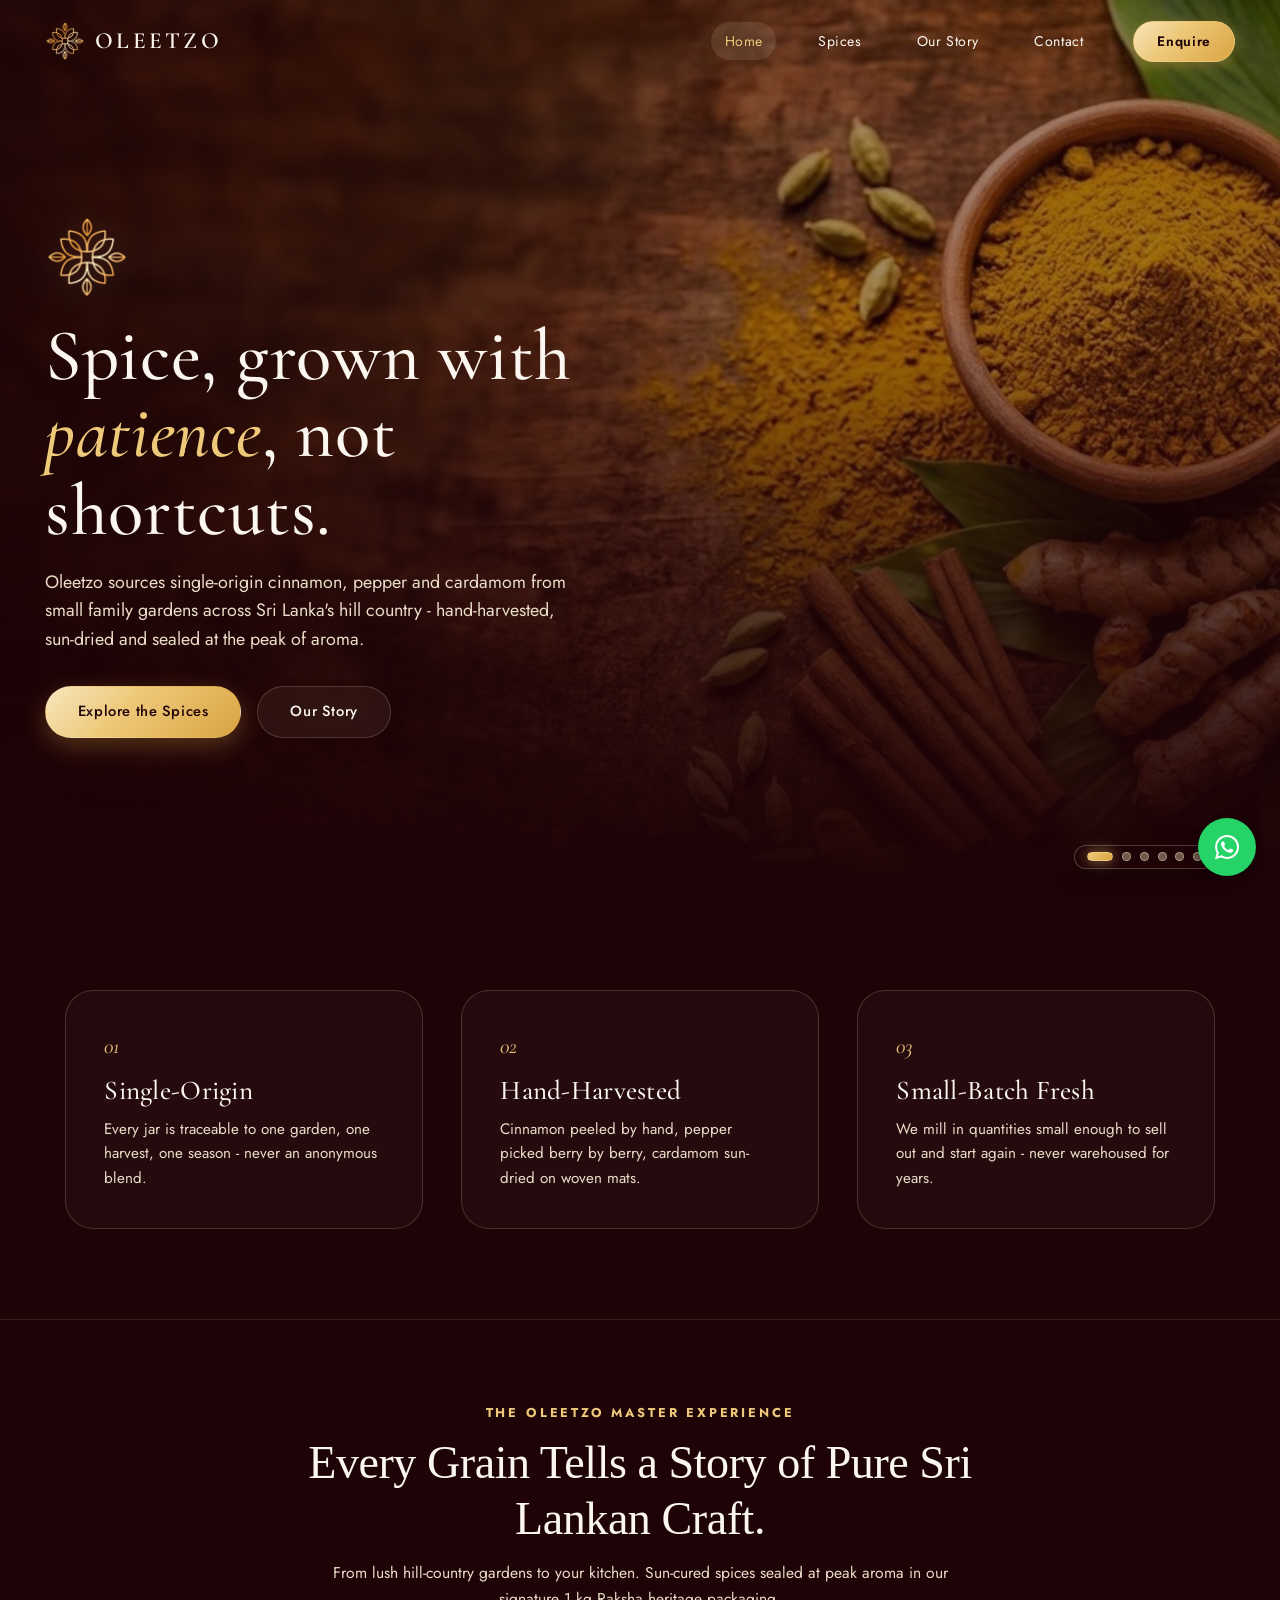
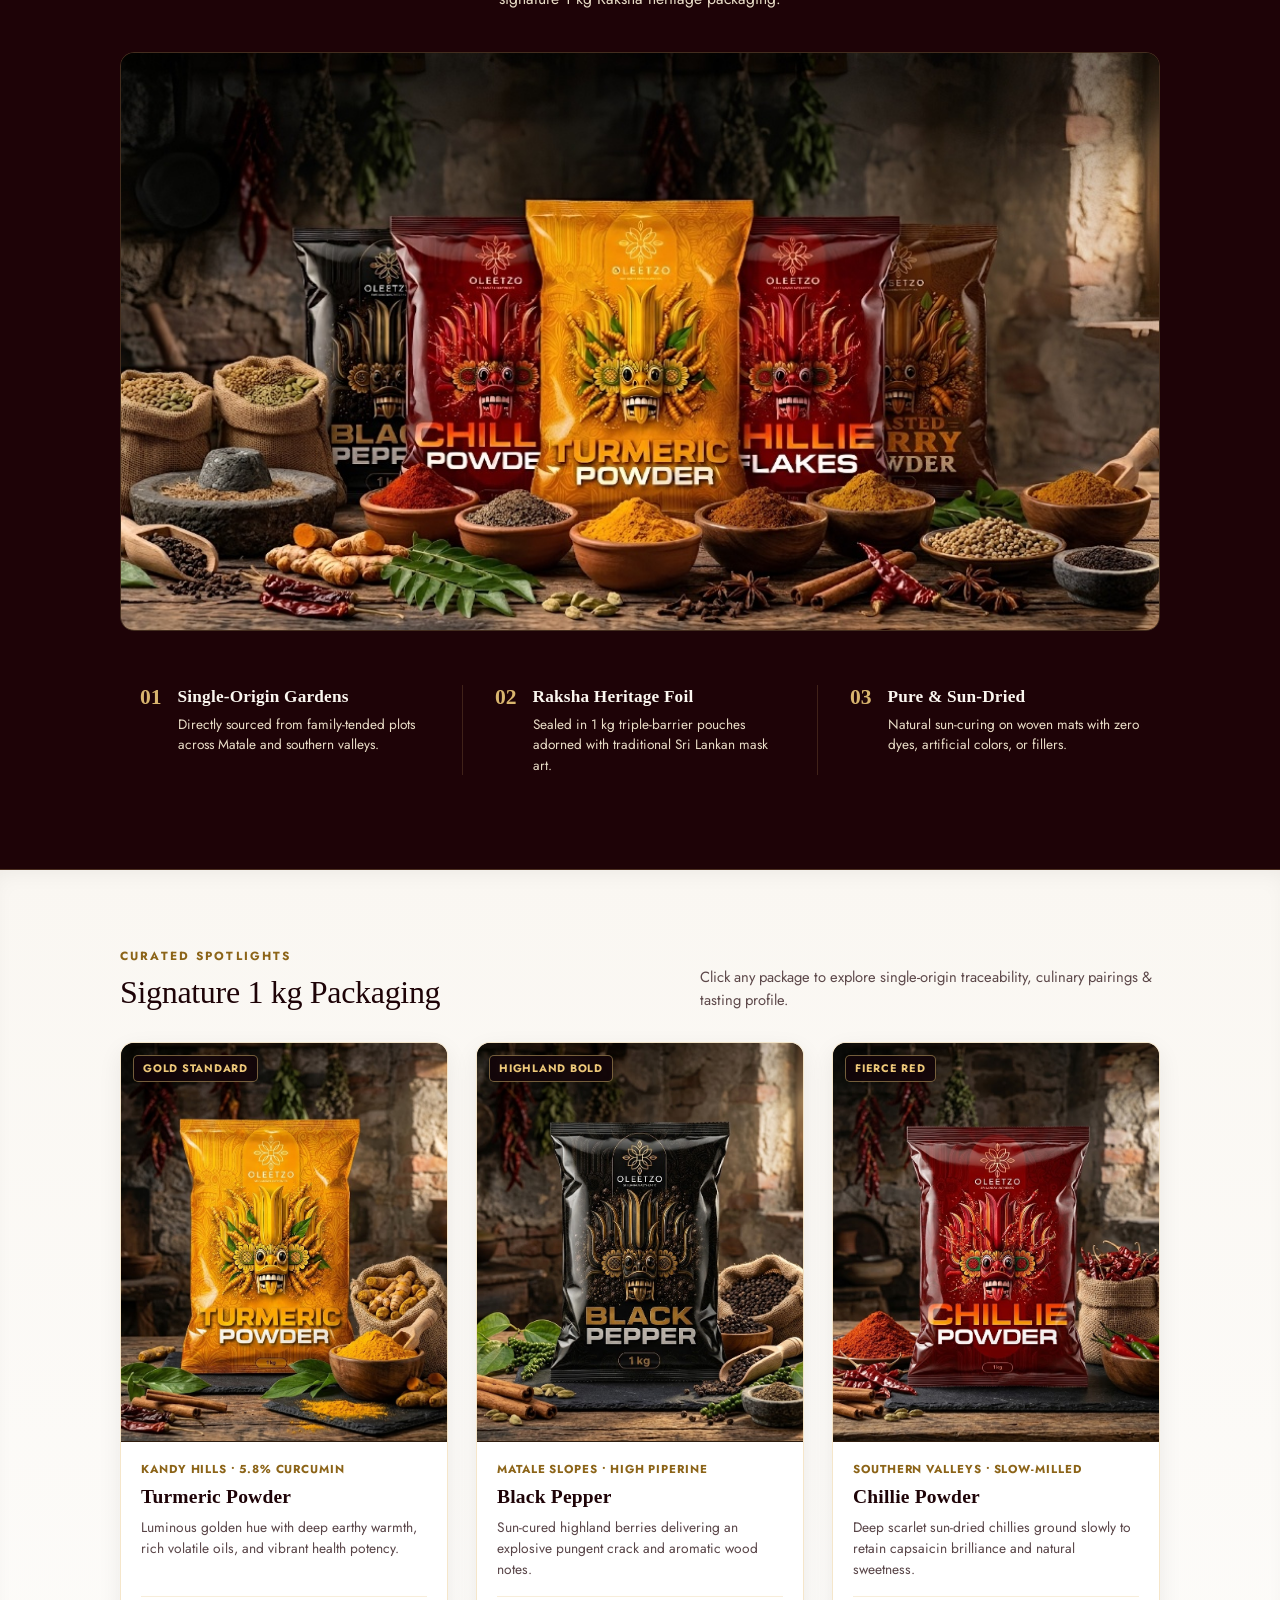
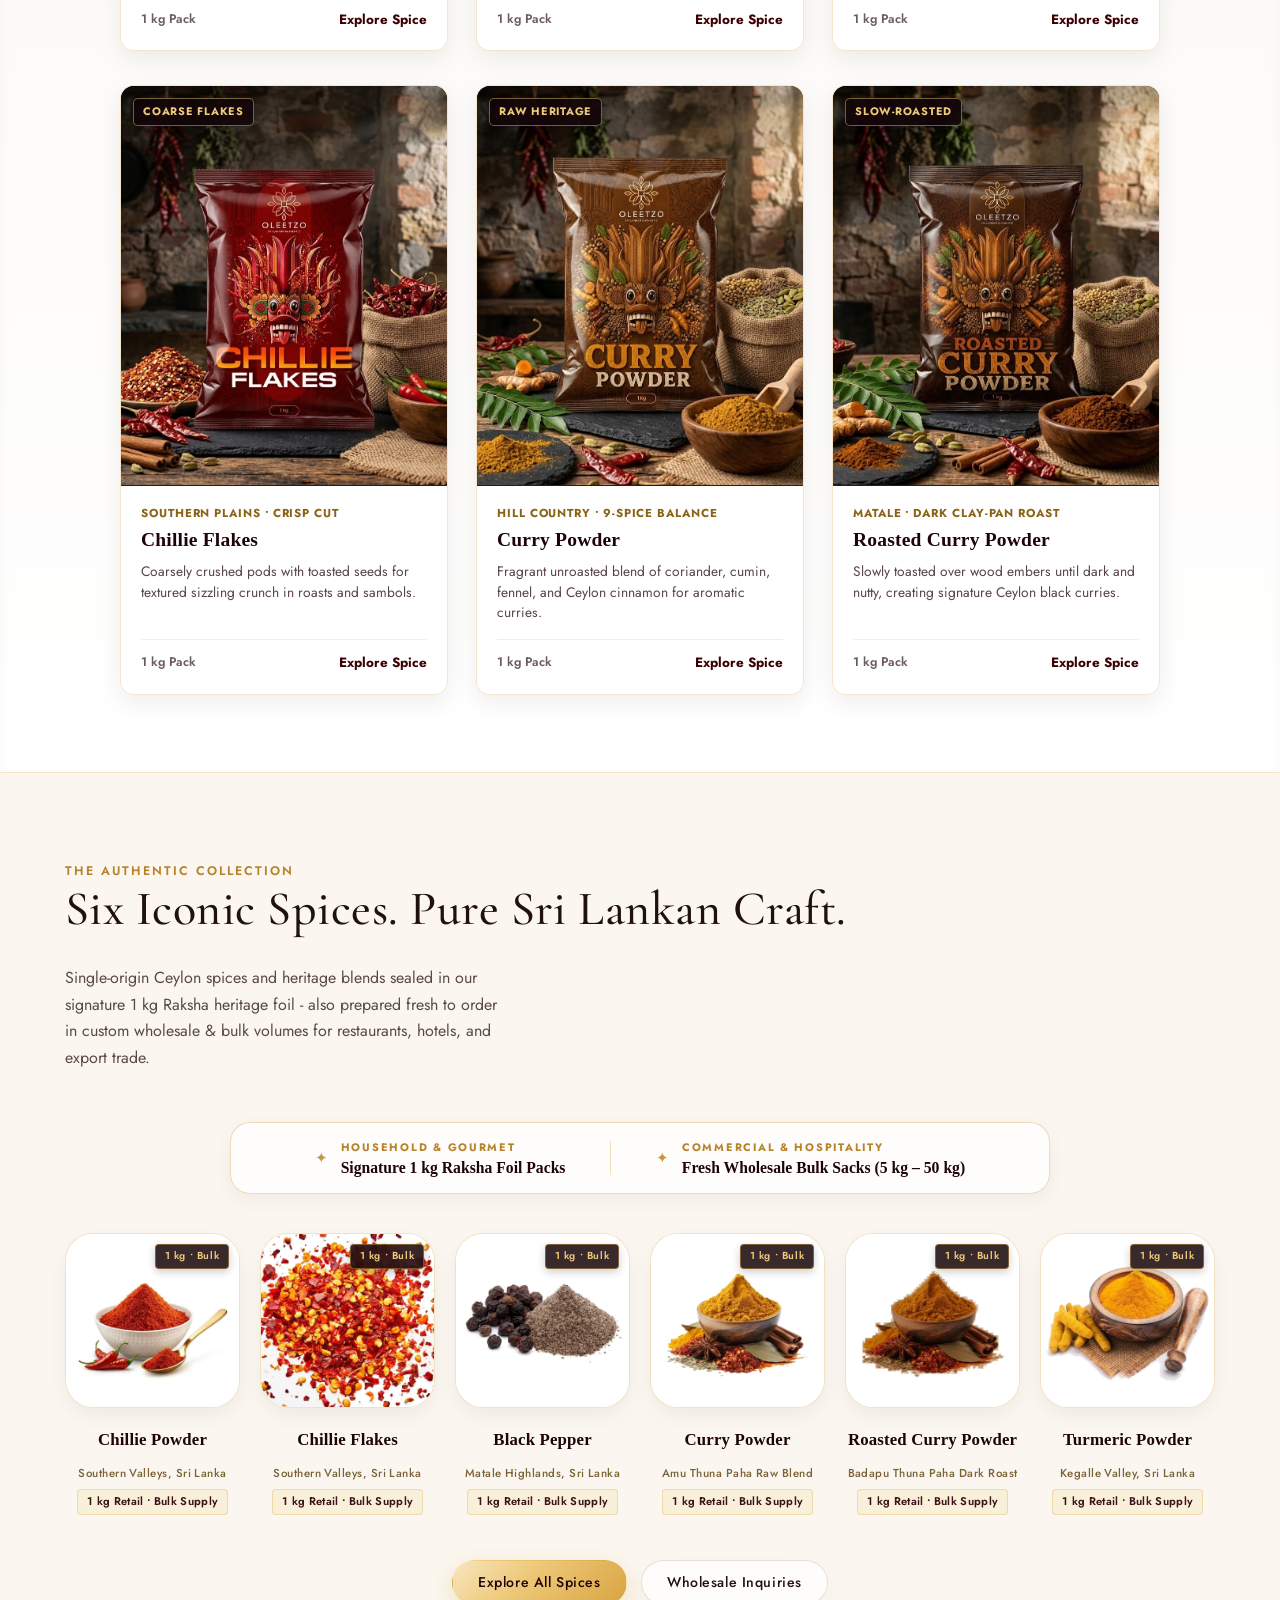
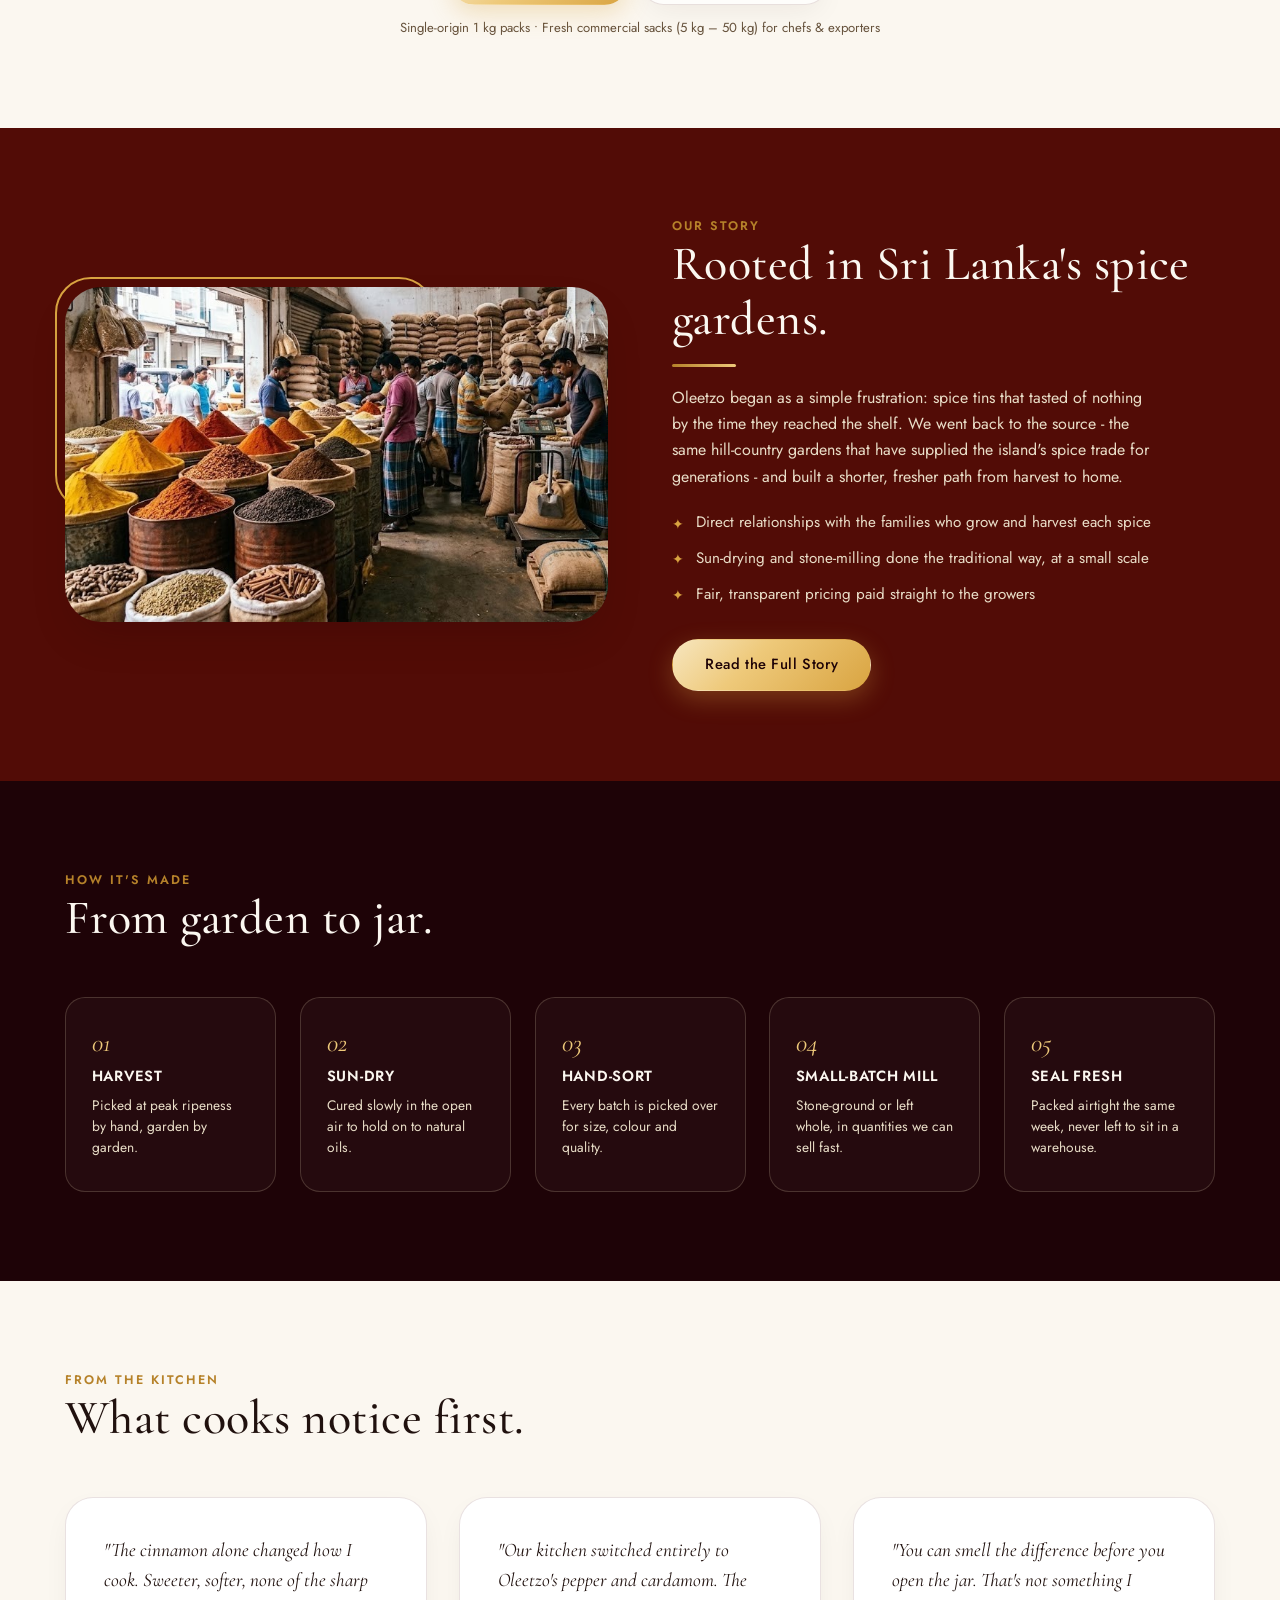
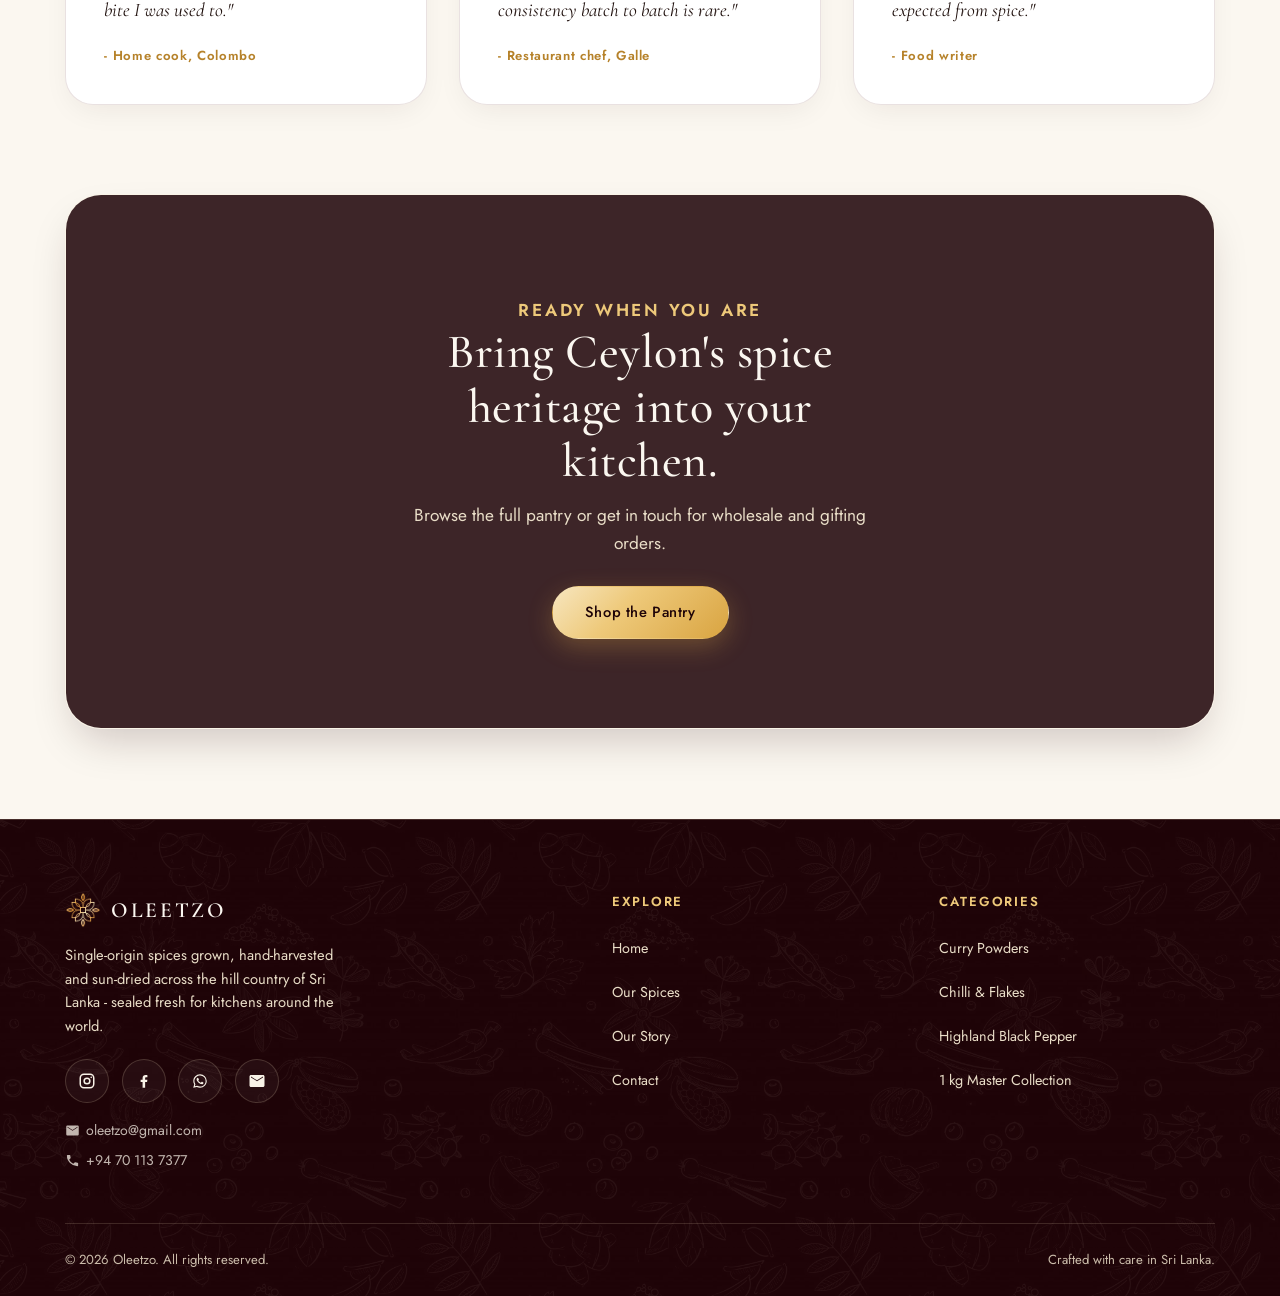
<file: index.html>
<!DOCTYPE html>
<html lang="en">

<head>
  <meta charset="UTF-8">
  <meta name="viewport" content="width=device-width, initial-scale=1.0, viewport-fit=cover">
  <title>Oleetzo - Single-Origin Ceylon Spices</title>
  <meta name="description"
    content="Oleetzo grows, hand-harvests and sun-dries single-origin spices across Sri Lanka's hill country - sealed fresh for kitchens around the world.">
  <meta name="theme-color" content="#1e0307">
  <meta name="apple-mobile-web-app-capable" content="yes">
  <meta name="apple-mobile-web-app-status-bar-style" content="black-translucent">

  <!-- Open Graph / Social Sharing Meta -->
  <meta property="og:title" content="Oleetzo - Single-Origin Ceylon Spices">
  <meta property="og:description"
    content="Hand-harvested, sun-dried single-origin Ceylon spices from Sri Lanka's hill country.">
  <meta property="og:type" content="website">
  <meta property="og:image" content="assets/images/logo-mark.png">
  <meta name="twitter:card" content="summary_large_image">

  <link rel="icon" href="assets/images/logo-mark.png">

  <!-- Performance: Preconnect & Load Google Fonts -->
  <link rel="preconnect" href="https://fonts.googleapis.com">
  <link rel="preconnect" href="https://fonts.gstatic.com" crossorigin>
  <link rel="stylesheet"
    href="https://fonts.googleapis.com/css2?family=Cormorant+Garamond:ital,wght@0,400;0,500;0,600;1,400&family=Jost:wght@300;400;500;600&display=swap">

  <link rel="stylesheet" href="css/global.css">
</head>

<body data-page="home">

  <!-- ================= SITE PRELOADER (3 SECONDS) ================= -->
  <div id="site-loader" class="loader-overlay" role="status" aria-live="polite" aria-label="Loading Oleetzo">
    <div class="loader-content">
      <div class="loader-emblem-wrap">
        <div class="loader-ambient-glow"></div>
        <div class="loader-glow-ring"></div>
        <div class="loader-glow-ring ring-2"></div>
        <div class="loader-glow-ring ring-3"></div>
        <img src="assets/images/logo-mark.png" alt="Oleetzo emblem" class="loader-logo-mark" width="90" height="90">
      </div>
      <div class="loader-title">OLEETZO</div>
      <div class="loader-sub">Single-Origin Ceylon Spices</div>
      <div class="loader-tagline">Pure &bull; Sun-Dried &bull; Authentic</div>
    </div>
  </div>

  <a href="#main-content" class="skip-link">Skip to main content</a>

  <!-- ================= LUXURY BOTANICAL SPICE SYMBOLS (RICH GRADIENTS) ================= -->
  <svg style="display:none;" xmlns="http://www.w3.org/2000/svg">
    <defs>
      <!-- Star Anise -->
      <g id="falling-anise" viewBox="0 0 50 50">
        <radialGradient id="aniseGrad" cx="50%" cy="50%" r="50%">
          <stop offset="0%" stop-color="#f3cb7c" />
          <stop offset="45%" stop-color="#b67329" />
          <stop offset="100%" stop-color="#5a2e0e" />
        </radialGradient>
        <radialGradient id="seedGrad" cx="40%" cy="35%" r="60%">
          <stop offset="0%" stop-color="#ffe4a0" />
          <stop offset="60%" stop-color="#c9822b" />
          <stop offset="100%" stop-color="#4e2105" />
        </radialGradient>
        <path
          d="M25 6 C26.5 13, 29 17, 38 12 C32 19, 31 22, 44 25 C31 26, 31 29, 38 38 C29 33, 26.5 37, 25 44 C23.5 37, 21 33, 12 38 C19 29, 19 26, 6 25 C19 22, 18 19, 12 12 C21 17, 23.5 13, 25 6 Z"
          fill="url(#aniseGrad)" />
        <circle cx="25" cy="25" r="4.5" fill="#441a06" />
        <ellipse cx="25" cy="14" rx="2.2" ry="3" fill="url(#seedGrad)" />
        <ellipse cx="33" cy="17" rx="2.2" ry="3" transform="rotate(45 33 17)" fill="url(#seedGrad)" />
        <ellipse cx="36" cy="25" rx="3" ry="2.2" fill="url(#seedGrad)" />
        <ellipse cx="33" cy="33" rx="2.2" ry="3" transform="rotate(-45 33 33)" fill="url(#seedGrad)" />
        <ellipse cx="25" cy="36" rx="2.2" ry="3" fill="url(#seedGrad)" />
        <ellipse cx="17" cy="33" rx="2.2" ry="3" transform="rotate(45 17 33)" fill="url(#seedGrad)" />
        <ellipse cx="14" cy="25" rx="3" ry="2.2" fill="url(#seedGrad)" />
        <ellipse cx="17" cy="17" rx="2.2" ry="3" transform="rotate(-45 17 17)" fill="url(#seedGrad)" />
      </g>

      <!-- Ceylon Chilli Pepper -->
      <g id="falling-chilli" viewBox="0 0 50 50">
        <linearGradient id="chilliGrad" x1="0%" y1="0%" x2="100%" y2="100%">
          <stop offset="0%" stop-color="#ff5c4d" />
          <stop offset="50%" stop-color="#d62218" />
          <stop offset="100%" stop-color="#6b0606" />
        </linearGradient>
        <linearGradient id="stemGrad" x1="0%" y1="0%" x2="0%" y2="100%">
          <stop offset="0%" stop-color="#7a9632" />
          <stop offset="100%" stop-color="#3d5212" />
        </linearGradient>
        <path
          d="M38 8 C34 9, 27 12, 21 18 C14 26, 9 36, 12 43 C13 45, 17 44, 21 40 C28 33, 35 24, 39 16 C41 12, 41 8, 38 8 Z"
          fill="url(#chilliGrad)" />
        <path d="M36 12 C33 16, 26 25, 20 33 C18 36, 16 38, 15 39" fill="none" stroke="#ffa298" stroke-width="1.2"
          opacity="0.65" stroke-linecap="round" />
        <path d="M38 8 C39 5, 42 3, 44 4 C43 6, 41 7, 39 9" fill="none" stroke="url(#stemGrad)" stroke-width="2.2"
          stroke-linecap="round" />
        <path d="M34 9 C36 12, 38 12, 40 10" fill="url(#stemGrad)" />
      </g>

      <!-- Green Cardamom Pod -->
      <g id="falling-cardamom" viewBox="0 0 50 50">
        <linearGradient id="cardamomGrad" x1="0%" y1="0%" x2="100%" y2="100%">
          <stop offset="0%" stop-color="#d0e286" />
          <stop offset="45%" stop-color="#8ba83e" />
          <stop offset="100%" stop-color="#435817" />
        </linearGradient>
        <path d="M25 5 C35 12, 38 27, 31 39 C28 44, 22 44, 19 39 C12 27, 15 12, 25 5 Z" fill="url(#cardamomGrad)" />
        <path d="M25 5 C28 16, 28 30, 25 43" fill="none" stroke="#5f771e" stroke-width="1.4" opacity="0.75" />
        <path d="M20 9 C17 19, 17 29, 21 39" fill="none" stroke="#5f771e" stroke-width="1.2" opacity="0.75" />
        <path d="M30 9 C33 19, 33 29, 29 39" fill="none" stroke="#5f771e" stroke-width="1.2" opacity="0.75" />
        <path d="M25 5 L25 2" stroke="#485c15" stroke-width="2" stroke-linecap="round" />
      </g>

      <!-- Ceylon Cinnamon Quills -->
      <g id="falling-cinnamon" viewBox="0 0 50 50">
        <linearGradient id="cinnGrad" x1="0%" y1="0%" x2="100%" y2="80%">
          <stop offset="0%" stop-color="#e29b63" />
          <stop offset="40%" stop-color="#ad5323" />
          <stop offset="100%" stop-color="#551e06" />
        </linearGradient>
        <linearGradient id="cinnInner" x1="0%" y1="0%" x2="0%" y2="100%">
          <stop offset="0%" stop-color="#4a1803" />
          <stop offset="100%" stop-color="#240b01" />
        </linearGradient>
        <g transform="rotate(-30 25 25)">
          <rect x="10" y="15" width="30" height="9" rx="4.5" fill="url(#cinnGrad)" />
          <ellipse cx="13" cy="19.5" rx="3.5" ry="4" fill="url(#cinnInner)" />
          <path d="M13 17 A 2 2 0 1 0 13 22" fill="none" stroke="#e09055" stroke-width="1.2" />
          <rect x="15" y="26" width="28" height="8" rx="4" fill="url(#cinnGrad)" />
          <ellipse cx="18" cy="30" rx="3" ry="3.5" fill="url(#cinnInner)" />
        </g>
      </g>

      <!-- Ceylon Clove -->
      <g id="falling-clove" viewBox="0 0 50 50">
        <radialGradient id="cloveHead" cx="40%" cy="35%" r="60%">
          <stop offset="0%" stop-color="#ba633f" />
          <stop offset="60%" stop-color="#732a10" />
          <stop offset="100%" stop-color="#361004" />
        </radialGradient>
        <linearGradient id="cloveStem" x1="0%" y1="0%" x2="100%" y2="0%">
          <stop offset="0%" stop-color="#913919" />
          <stop offset="50%" stop-color="#5a1d08" />
          <stop offset="100%" stop-color="#2e0c02" />
        </linearGradient>
        <circle cx="25" cy="14" r="7" fill="url(#cloveHead)" />
        <path d="M16 16 L20 18 L25 20 L30 18 L34 16 L31 22 L19 22 Z" fill="#66220a" />
        <path d="M22 21 L21 40 C21 42, 29 42, 29 40 L28 21 Z" fill="url(#cloveStem)" />
      </g>

      <!-- Highland Peppercorns Cluster -->
      <g id="falling-pepper" viewBox="0 0 50 50">
        <radialGradient id="pepper1" cx="35%" cy="30%" r="65%">
          <stop offset="0%" stop-color="#694b40" />
          <stop offset="35%" stop-color="#36221c" />
          <stop offset="85%" stop-color="#140a08" />
          <stop offset="100%" stop-color="#050202" />
        </radialGradient>
        <radialGradient id="pepper2" cx="35%" cy="30%" r="65%">
          <stop offset="0%" stop-color="#78594e" />
          <stop offset="40%" stop-color="#422c24" />
          <stop offset="100%" stop-color="#110705" />
        </radialGradient>
        <circle cx="19" cy="20" r="9" fill="url(#pepper1)" />
        <circle cx="32" cy="23" r="8" fill="url(#pepper2)" />
        <circle cx="24" cy="33" r="7.5" fill="url(#pepper1)" />
        <circle cx="16" cy="17" r="1.5" fill="#a48275" opacity="0.75" />
        <circle cx="30" cy="21" r="1.4" fill="#a48275" opacity="0.75" />
        <circle cx="22" cy="31" r="1.2" fill="#a48275" opacity="0.75" />
      </g>

      <!-- Golden Turmeric / Saffron Fleck -->
      <g id="falling-fleck" viewBox="0 0 30 30">
        <radialGradient id="fleckGrad" cx="40%" cy="40%" r="60%">
          <stop offset="0%" stop-color="#fff2a8" />
          <stop offset="45%" stop-color="#f5b331" />
          <stop offset="100%" stop-color="#c96f0e" />
        </radialGradient>
        <path d="M15 3 C17 9, 21 13, 27 15 C21 17, 17 21, 15 27 C13 21, 9 17, 3 15 C9 13, 13 9, 15 3 Z"
          fill="url(#fleckGrad)" />
      </g>
    </defs>
  </svg>

  <!-- Ambient Luxury Falling Spices Shower (Scattered from Top to Bottom) -->
  <div id="fallingSpicesOverlay" class="falling-spices-overlay" aria-hidden="true"></div>

  <header id="site-header"></header>

  <!-- ================= HERO ================= -->
  <section class="hero" id="main-content">
    <div class="hero-slides" aria-hidden="true">
      <div class="hero-slide is-active" style="background-image:url('assets/images/hero/hero-turmeric-powder.jpg')">
      </div>
      <div class="hero-slide" style="background-image:url('assets/images/hero/hero-black-pepper.jpg')">
      </div>
      <div class="hero-slide" style="background-image:url('assets/images/hero/hero-chilli-powder.jpg')">
      </div>
      <div class="hero-slide" style="background-image:url('assets/images/hero/hero-curry-powder.jpg')">
      </div>
      <div class="hero-slide" style="background-image:url('assets/images/hero/hero-chilli-flakes.jpg')">
      </div>
      <div class="hero-slide" style="background-image:url('assets/images/hero/hero-roasted-curry.jpg')">
      </div>
    </div>
    <div class="hero-content">
      <img class="hero-mark" src="assets/images/logo-mark.png" alt="Oleetzo emblem" width="84" height="84">
      <h1>Spice, grown with<br><em>patience</em>, not shortcuts.</h1>
      <p class="hero-sub">Oleetzo sources single-origin cinnamon, pepper and cardamom from small family gardens across
        Sri Lanka's hill country - hand-harvested, sun-dried and sealed at the peak of aroma.</p>
      <div class="hero-ctas">
        <a class="btn btn-gold" href="products.html">Explore the Spices</a>
        <a class="btn btn-line" href="about.html">Our Story</a>
      </div>
    </div>
    <div class="hero-indicators" role="tablist" aria-label="Hero background spice images"></div>
  </section>

  <!-- ================= PILLARS ================= -->
  <section class="section-dark">
    <div class="wrap">
      <div class="pillars">
        <div class="pillar">
          <span class="num">01</span>
          <h3>Single-Origin</h3>
          <p>Every jar is traceable to one garden, one harvest, one season - never an anonymous blend.</p>
        </div>
        <div class="pillar">
          <span class="num">02</span>
          <h3>Hand-Harvested</h3>
          <p>Cinnamon peeled by hand, pepper picked berry by berry, cardamom sun-dried on woven mats.</p>
        </div>
        <div class="pillar">
          <span class="num">03</span>
          <h3>Small-Batch Fresh</h3>
          <p>We mill in quantities small enough to sell out and start again - never warehoused for years.</p>
        </div>
      </div>
    </div>
  </section>

  <!-- ================= MASTER PRODUCT SHOWCASE (WOW FACTOR) ================= -->
  <section class="section-showcase" id="product-showcase">
    <div class="wrap">
      <!-- Section Header -->
      <div class="showcase-head">
        <p class="eyebrow">THE OLEETZO MASTER EXPERIENCE</p>
        <h2>Every Grain Tells a Story of Pure Sri Lankan Craft.</h2>
        <p class="showcase-lede">
          From lush hill-country gardens to your kitchen. Sun-cured spices sealed at peak aroma in our signature 1 kg
          Raksha heritage packaging.
        </p>
      </div>

      <!-- Master Panorama Editorial Canvas (Clean, Natural, No Floating Clutter) -->
      <div class="showcase-master-frame">
        <img src="assets/images/oleetzo-collection-showcase.jpg"
          alt="Oleetzo Full Spice Collection Master Showcase in Traditional Kitchen Setting"
          class="showcase-master-photo" loading="lazy">
      </div>

      <!-- Understated Provenance & Craft Pillars (Bespoke Editorial Typography) -->
      <div class="showcase-provenance-row">
        <div class="prov-block">
          <span class="prov-number">01</span>
          <div class="prov-info">
            <h4>Single-Origin Gardens</h4>
            <p>Directly sourced from family-tended plots across Matale and southern valleys.</p>
          </div>
        </div>
        <div class="prov-sep" aria-hidden="true"></div>
        <div class="prov-block">
          <span class="prov-number">02</span>
          <div class="prov-info">
            <h4>Raksha Heritage Foil</h4>
            <p>Sealed in 1 kg triple-barrier pouches adorned with traditional Sri Lankan mask art.</p>
          </div>
        </div>
        <div class="prov-sep" aria-hidden="true"></div>
        <div class="prov-block">
          <span class="prov-number">03</span>
          <div class="prov-info">
            <h4>Pure & Sun-Dried</h4>
            <p>Natural sun-curing on woven mats with zero dyes, artificial colors, or fillers.</p>
          </div>
        </div>
      </div>
    </div>
  </section>

  <!-- ================= CURATED SPOTLIGHTS (SIGNATURE 1 KG PACKAGING) ================= -->
  <section class="section-spotlights-cream" id="curated-spotlights">
    <div class="wrap">
      <!-- Individual Lifestyle Packaging Showcase Spotlight Grid with 'WOW' Factor -->
      <div class="showcase-spotlights">
        <div class="spotlight-header">
          <div>
            <span class="spotlight-tag">CURATED SPOTLIGHTS</span>
            <h3>Signature 1 kg Packaging</h3>
          </div>
          <p class="spotlight-sub">Click any package to explore single-origin traceability, culinary pairings & tasting
            profile.</p>
        </div>

        <div class="spotlight-grid">
          <!-- Item 1: Turmeric Powder -->
          <a href="product-detail.html?id=turmeric-powder" class="spotlight-card">
            <div class="spotlight-media">
              <img src="assets/images/products/turmeric-powder-lifestyle.jpg" alt="Oleetzo Turmeric Powder 1kg Pack"
                loading="lazy">
              <div class="spotlight-badge">Gold Standard</div>
            </div>
            <div class="spotlight-info">
              <span class="spotlight-origin">Kandy Hills &bull; 5.8% Curcumin</span>
              <h4>Turmeric Powder</h4>
              <p>Luminous golden hue with deep earthy warmth, rich volatile oils, and vibrant health potency.</p>
              <div class="spotlight-meta">
                <span class="meta-weight">1 kg Pack</span>
                <span class="meta-link">Explore Spice</span>
              </div>
            </div>
          </a>

          <!-- Item 2: Black Pepper -->
          <a href="product-detail.html?id=black-pepper" class="spotlight-card">
            <div class="spotlight-media">
              <img src="assets/images/products/black-pepper-lifestyle.jpg" alt="Oleetzo Black Pepper 1kg Pack"
                loading="lazy">
              <div class="spotlight-badge">Highland Bold</div>
            </div>
            <div class="spotlight-info">
              <span class="spotlight-origin">Matale Slopes &bull; High Piperine</span>
              <h4>Black Pepper</h4>
              <p>Sun-cured highland berries delivering an explosive pungent crack and aromatic wood notes.</p>
              <div class="spotlight-meta">
                <span class="meta-weight">1 kg Pack</span>
                <span class="meta-link">Explore Spice</span>
              </div>
            </div>
          </a>

          <!-- Item 3: Chillie Powder -->
          <a href="product-detail.html?id=chillie-powder" class="spotlight-card">
            <div class="spotlight-media">
              <img src="assets/images/products/chillie-powder-lifestyle.jpg" alt="Oleetzo Chillie Powder 1kg Pack"
                loading="lazy">
              <div class="spotlight-badge">Fierce Red</div>
            </div>
            <div class="spotlight-info">
              <span class="spotlight-origin">Southern Valleys &bull; Slow-Milled</span>
              <h4>Chillie Powder</h4>
              <p>Deep scarlet sun-dried chillies ground slowly to retain capsaicin brilliance and natural sweetness.</p>
              <div class="spotlight-meta">
                <span class="meta-weight">1 kg Pack</span>
                <span class="meta-link">Explore Spice</span>
              </div>
            </div>
          </a>

          <!-- Item 4: Chillie Flakes -->
          <a href="product-detail.html?id=chillie-flakes" class="spotlight-card">
            <div class="spotlight-media">
              <img src="assets/images/products/chillie-flakes-lifestyle.jpg" alt="Oleetzo Chillie Flakes 1kg Pack"
                loading="lazy">
              <div class="spotlight-badge">Coarse Flakes</div>
            </div>
            <div class="spotlight-info">
              <span class="spotlight-origin">Southern Plains &bull; Crisp Cut</span>
              <h4>Chillie Flakes</h4>
              <p>Coarsely crushed pods with toasted seeds for textured sizzling crunch in roasts and sambols.</p>
              <div class="spotlight-meta">
                <span class="meta-weight">1 kg Pack</span>
                <span class="meta-link">Explore Spice</span>
              </div>
            </div>
          </a>

          <!-- Item 5: Curry Powder -->
          <a href="product-detail.html?id=curry-powder" class="spotlight-card">
            <div class="spotlight-media">
              <img src="assets/images/products/curry-powder-lifestyle.jpg" alt="Oleetzo Raw Curry Powder 1kg Pack"
                loading="lazy">
              <div class="spotlight-badge">Raw Heritage</div>
            </div>
            <div class="spotlight-info">
              <span class="spotlight-origin">Hill Country &bull; 9-Spice Balance</span>
              <h4>Curry Powder</h4>
              <p>Fragrant unroasted blend of coriander, cumin, fennel, and Ceylon cinnamon for aromatic curries.</p>
              <div class="spotlight-meta">
                <span class="meta-weight">1 kg Pack</span>
                <span class="meta-link">Explore Spice</span>
              </div>
            </div>
          </a>

          <!-- Item 6: Roasted Curry Powder -->
          <a href="product-detail.html?id=roasted-curry-powder" class="spotlight-card">
            <div class="spotlight-media">
              <img src="assets/images/products/roasted-curry-powder-lifestyle.jpg"
                alt="Oleetzo Roasted Curry Powder 1kg Pack" loading="lazy">
              <div class="spotlight-badge">Slow-Roasted</div>
            </div>
            <div class="spotlight-info">
              <span class="spotlight-origin">Matale &bull; Dark Clay-Pan Roast</span>
              <h4>Roasted Curry Powder</h4>
              <p>Slowly toasted over wood embers until dark and nutty, creating signature Ceylon black curries.</p>
              <div class="spotlight-meta">
                <span class="meta-weight">1 kg Pack</span>
                <span class="meta-link">Explore Spice</span>
              </div>
            </div>
          </a>
        </div>
      </div>
    </div>
  </section>



  <!-- ================= AUTHENTIC SPICES COLLECTION ================= -->
  <section class="section-cream">
    <div class="wrap">
      <div class="section-head">
        <div>
          <p class="eyebrow">THE AUTHENTIC COLLECTION</p>
          <h2>Six Iconic Spices. Pure Sri Lankan Craft.</h2>
        </div>
        <p class="section-lede">Single-origin Ceylon spices and heritage blends sealed in our signature 1 kg Raksha
          heritage foil - also prepared fresh to order in custom wholesale &amp; bulk volumes for restaurants, hotels,
          and export trade.</p>
      </div>

      <!-- Trade & Retail Supply Ledger (Artisanal Luxury Format) -->
      <div class="collection-supply-ledger">
        <div class="supply-ledger-item">
          <span class="ledger-ornament">&#10022;</span>
          <div class="ledger-text">
            <span class="ledger-label">Household &amp; Gourmet</span>
            <span class="ledger-detail">Signature 1 kg Raksha Foil Packs</span>
          </div>
        </div>
        <div class="supply-ledger-divider" aria-hidden="true"></div>
        <div class="supply-ledger-item">
          <span class="ledger-ornament">&#10022;</span>
          <div class="ledger-text">
            <span class="ledger-label">Commercial &amp; Hospitality</span>
            <span class="ledger-detail">Fresh Wholesale Bulk Sacks (5 kg – 50 kg)</span>
          </div>
        </div>
      </div>

      <div class="products-collection-grid">
        <div class="spice-card">
          <a href="product-detail.html?id=chillie-powder">
            <div class="frame packaging-frame">
              <span class="pack-badge">1 kg &bull; Bulk</span>
              <img loading="lazy" src="assets/images/products/chillie-powder-culinary.jpg"
                alt="Oleetzo Pure Chillie Powder in Artisan Bowl">
            </div>
            <h3>Chillie Powder</h3>
            <p class="origin">Southern Valleys, Sri Lanka</p>
            <span class="pack-badge-subtle">1 kg Retail &bull; Bulk Supply</span>
          </a>
        </div>
        <div class="spice-card">
          <a href="product-detail.html?id=chillie-flakes">
            <div class="frame packaging-frame">
              <span class="pack-badge">1 kg &bull; Bulk</span>
              <img loading="lazy" src="assets/images/products/chillie-flakes-culinary.jpg"
                alt="Oleetzo Sun-Dried Coarse Chillie Flakes">
            </div>
            <h3>Chillie Flakes</h3>
            <p class="origin">Southern Valleys, Sri Lanka</p>
            <span class="pack-badge-subtle">1 kg Retail &bull; Bulk Supply</span>
          </a>
        </div>
        <div class="spice-card">
          <a href="product-detail.html?id=black-pepper">
            <div class="frame packaging-frame">
              <span class="pack-badge">1 kg &bull; Bulk</span>
              <img loading="lazy" src="assets/images/products/black-pepper-culinary.jpg"
                alt="Oleetzo Matale Black Peppercorns and Fresh Ground Pepper">
            </div>
            <h3>Black Pepper</h3>
            <p class="origin">Matale Highlands, Sri Lanka</p>
            <span class="pack-badge-subtle">1 kg Retail &bull; Bulk Supply</span>
          </a>
        </div>
        <div class="spice-card">
          <a href="product-detail.html?id=curry-powder">
            <div class="frame packaging-frame">
              <span class="pack-badge">1 kg &bull; Bulk</span>
              <img loading="lazy" src="assets/images/products/curry-powder-culinary.jpg"
                alt="Oleetzo Traditional Raw Curry Powder Blend">
            </div>
            <h3>Curry Powder</h3>
            <p class="origin">Amu Thuna Paha Raw Blend</p>
            <span class="pack-badge-subtle">1 kg Retail &bull; Bulk Supply</span>
          </a>
        </div>
        <div class="spice-card">
          <a href="product-detail.html?id=roasted-curry-powder">
            <div class="frame packaging-frame">
              <span class="pack-badge">1 kg &bull; Bulk</span>
              <img loading="lazy" src="assets/images/products/roasted-curry-powder-culinary.jpg"
                alt="Oleetzo Slow Clay-Roasted Dark Curry Powder">
            </div>
            <h3>Roasted Curry Powder</h3>
            <p class="origin">Badapu Thuna Paha Dark Roast</p>
            <span class="pack-badge-subtle">1 kg Retail &bull; Bulk Supply</span>
          </a>
        </div>
        <div class="spice-card">
          <a href="product-detail.html?id=turmeric-powder">
            <div class="frame packaging-frame">
              <span class="pack-badge">1 kg &bull; Bulk</span>
              <img loading="lazy" src="assets/images/products/turmeric-powder-culinary.jpg"
                alt="Oleetzo Pure Golden Turmeric Powder with Pestle and Roots">
            </div>
            <h3>Turmeric Powder</h3>
            <p class="origin">Kegalle Valley, Sri Lanka</p>
            <span class="pack-badge-subtle">1 kg Retail &bull; Bulk Supply</span>
          </a>
        </div>
      </div>

      <div class="collection-footer-bar">
        <div class="collection-action-buttons">
          <a class="btn btn-gold" href="products.html">Explore All Spices</a>
          <a class="btn btn-line-dark" href="contact.html?subject=Wholesale%20Inquiry">Wholesale Inquiries</a>
        </div>
        <p class="collection-trade-footnote">
          Single-origin 1 kg packs &bull; Fresh commercial sacks (5 kg – 50 kg) for chefs &amp; exporters
        </p>
      </div>
    </div>
  </section>

  <!-- ================= STORY TEASER ================= -->
  <section class="section-mid">
    <div class="wrap split">
      <div class="split-media">
        <img class="ext-img" loading="lazy" decoding="async" width="900" height="600"
          src="assets/images/story-spice-market.jpg" alt="Authentic Sri Lankan spice market and trading warehouse">
      </div>
      <div class="split-body">
        <p class="eyebrow">OUR STORY</p>
        <h2>Rooted in Sri Lanka's spice gardens.</h2>
        <hr class="gold-rule">
        <p class="section-lede" style="max-width:48ch;">Oleetzo began as a simple frustration: spice tins that tasted of
          nothing by the time they reached the shelf. We went back to the source - the same hill-country gardens that
          have supplied the island's spice trade for generations - and built a shorter, fresher path from harvest to
          home.</p>
        <ul class="checks">
          <li>Direct relationships with the families who grow and harvest each spice</li>
          <li>Sun-drying and stone-milling done the traditional way, at a small scale</li>
          <li>Fair, transparent pricing paid straight to the growers</li>
        </ul>
        <a class="btn btn-gold" style="margin-top:2rem;" href="about.html">Read the Full Story</a>
      </div>
    </div>
  </section>

  <!-- ================= CRAFT PROCESS ================= -->
  <section class="section-dark">
    <div class="wrap">
      <div class="section-head">
        <div>
          <p class="eyebrow">HOW IT'S MADE</p>
          <h2>From garden to jar.</h2>
        </div>
      </div>
      <div class="craft">
        <div class="craft-step">
          <h4>HARVEST</h4>
          <p>Picked at peak ripeness by hand, garden by garden.</p>
        </div>
        <div class="craft-step">
          <h4>SUN-DRY</h4>
          <p>Cured slowly in the open air to hold on to natural oils.</p>
        </div>
        <div class="craft-step">
          <h4>HAND-SORT</h4>
          <p>Every batch is picked over for size, colour and quality.</p>
        </div>
        <div class="craft-step">
          <h4>SMALL-BATCH MILL</h4>
          <p>Stone-ground or left whole, in quantities we can sell fast.</p>
        </div>
        <div class="craft-step">
          <h4>SEAL FRESH</h4>
          <p>Packed airtight the same week, never left to sit in a warehouse.</p>
        </div>
      </div>
    </div>
  </section>

  <!-- ================= TESTIMONIALS ================= -->
  <section class="section-cream">
    <div class="wrap">
      <div class="section-head">
        <div>
          <p class="eyebrow">FROM THE KITCHEN</p>
          <h2>What cooks notice first.</h2>
        </div>
      </div>
      <div class="quote-row">
        <div class="quote-card">
          <p class="q">"The cinnamon alone changed how I cook. Sweeter, softer, none of the sharp bite I was used to."
          </p>
          <p class="who">- Home cook, Colombo</p>
        </div>
        <div class="quote-card">
          <p class="q">"Our kitchen switched entirely to Oleetzo's pepper and cardamom. The consistency batch to batch
            is rare."</p>
          <p class="who">- Restaurant chef, Galle</p>
        </div>
        <div class="quote-card">
          <p class="q">"You can smell the difference before you open the jar. That's not something I expected from
            spice."</p>
          <p class="who">- Food writer</p>
        </div>
      </div>
    </div>
  </section>

  <!-- ================= CTA BANNER ================= -->
  <section class="section-cream" style="padding-top:0;">
    <div class="wrap">
      <div class="cta-banner"
        style="background-image:url('https://commons.wikimedia.org/wiki/Special:FilePath/Spicesindia.jpg?width=1400')">
        <p class="eyebrow" style="color:var(--gold-300);">READY WHEN YOU ARE</p>
        <h2>Bring Ceylon's spice heritage into your kitchen.</h2>
        <p>Browse the full pantry or get in touch for wholesale and gifting orders.</p>
        <a class="btn btn-gold" href="products.html">Shop the Pantry</a>
      </div>
    </div>
  </section>

  <footer id="site-footer"></footer>

  <script src="js/header.js"></script>
  <script src="js/footer.js"></script>
  <script src="js/main.js"></script>
</body>

</html>
</file>
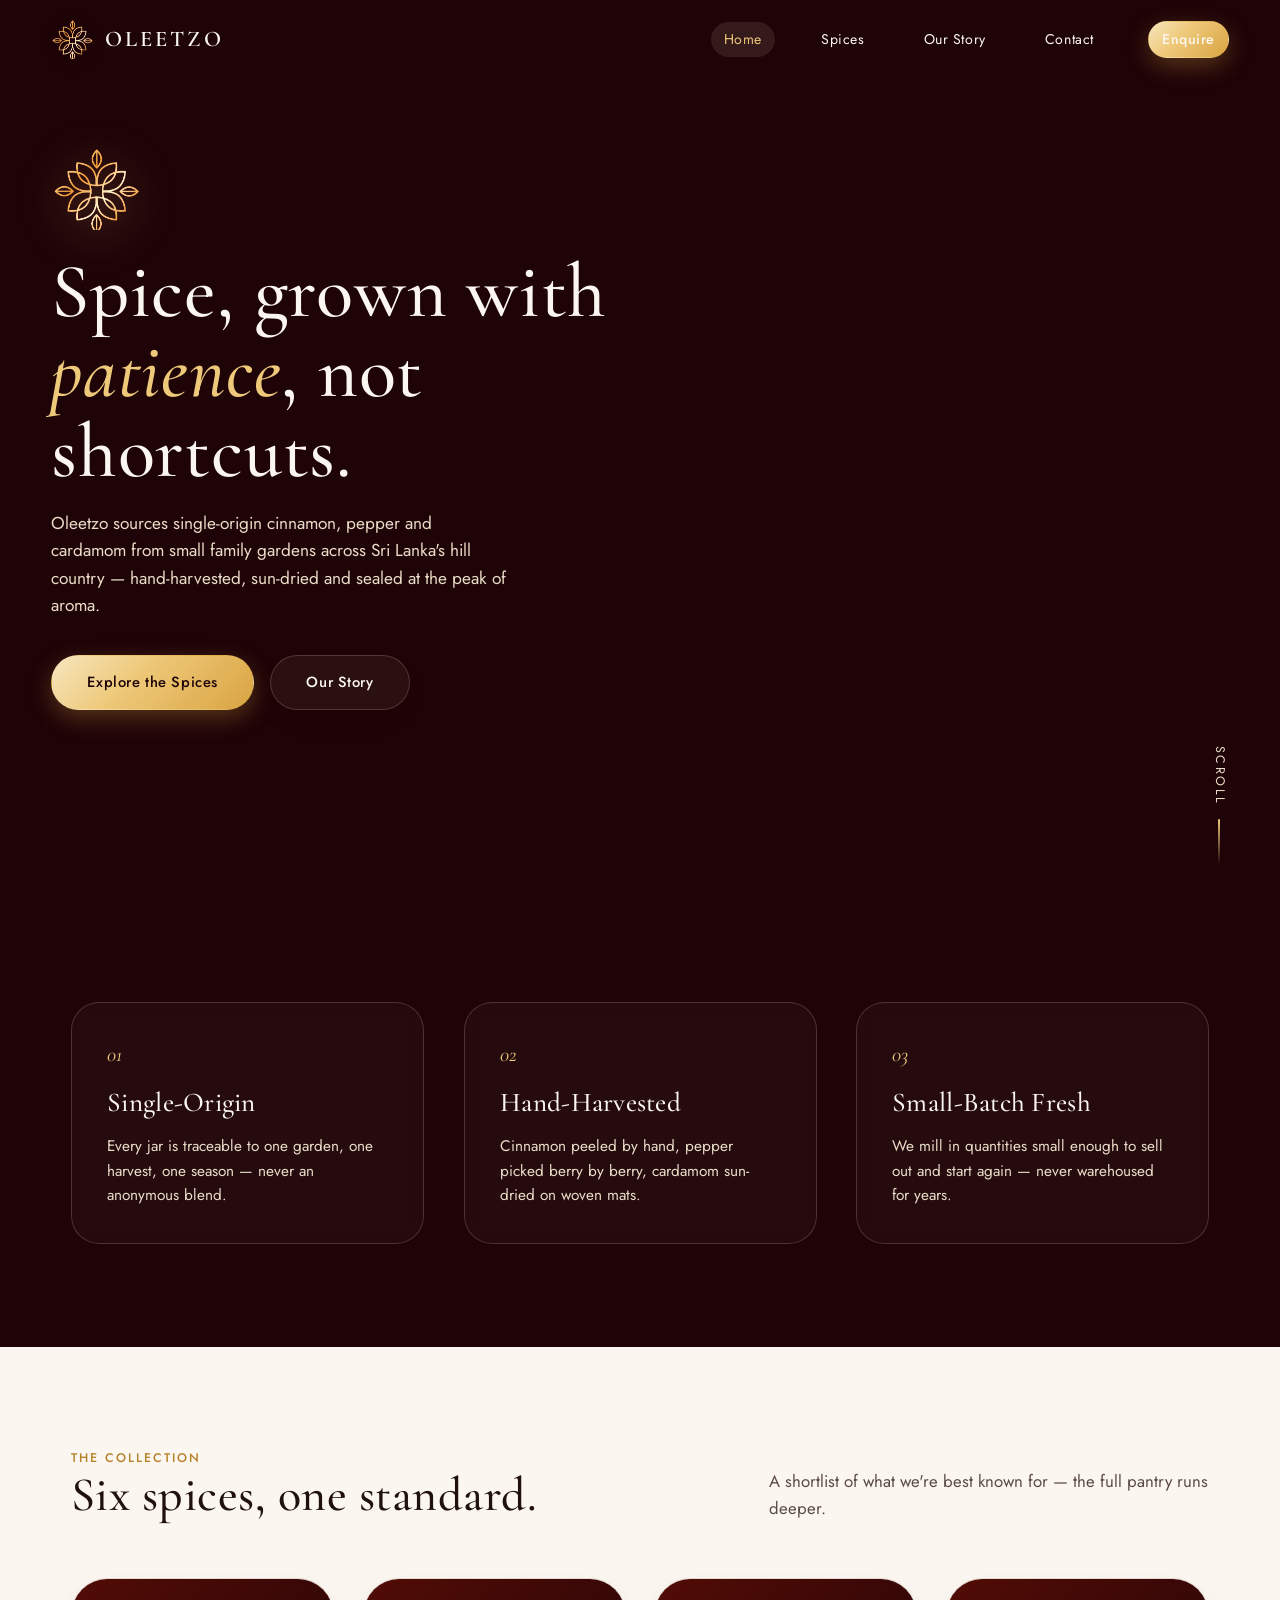
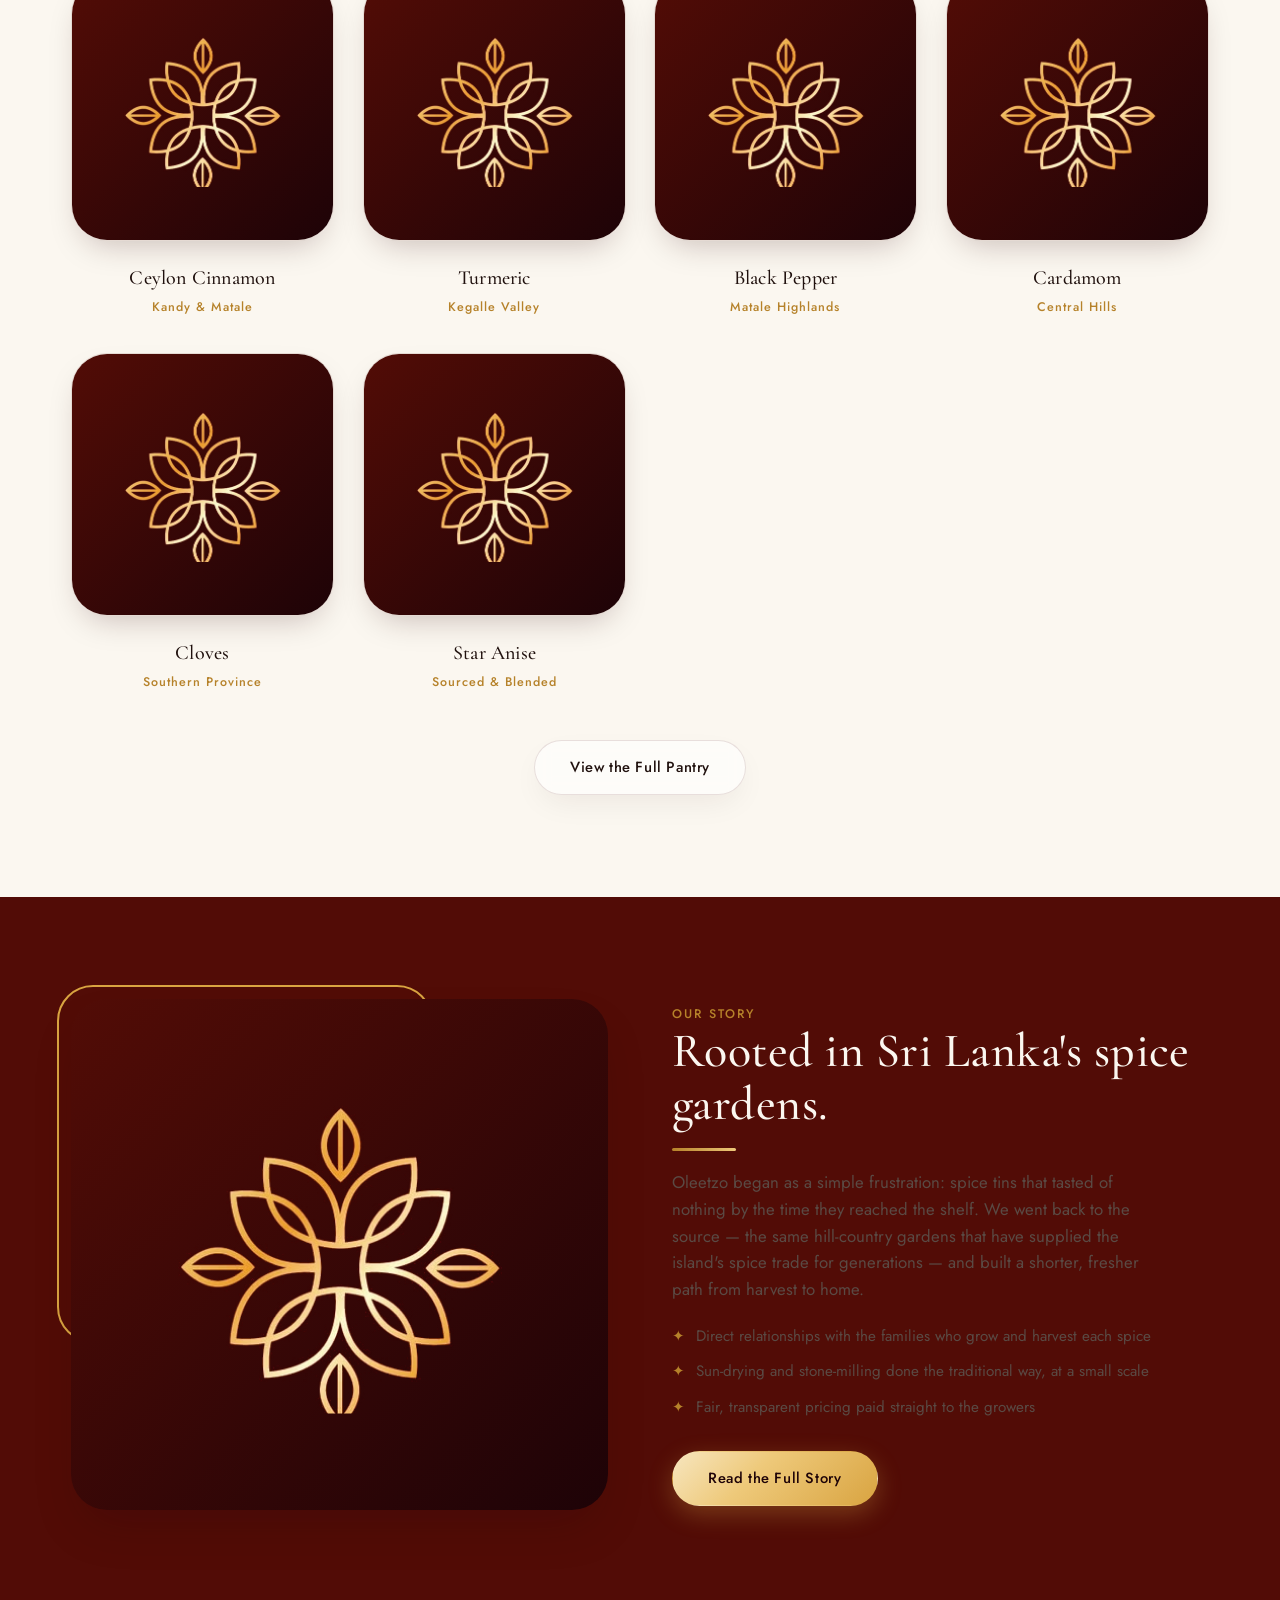
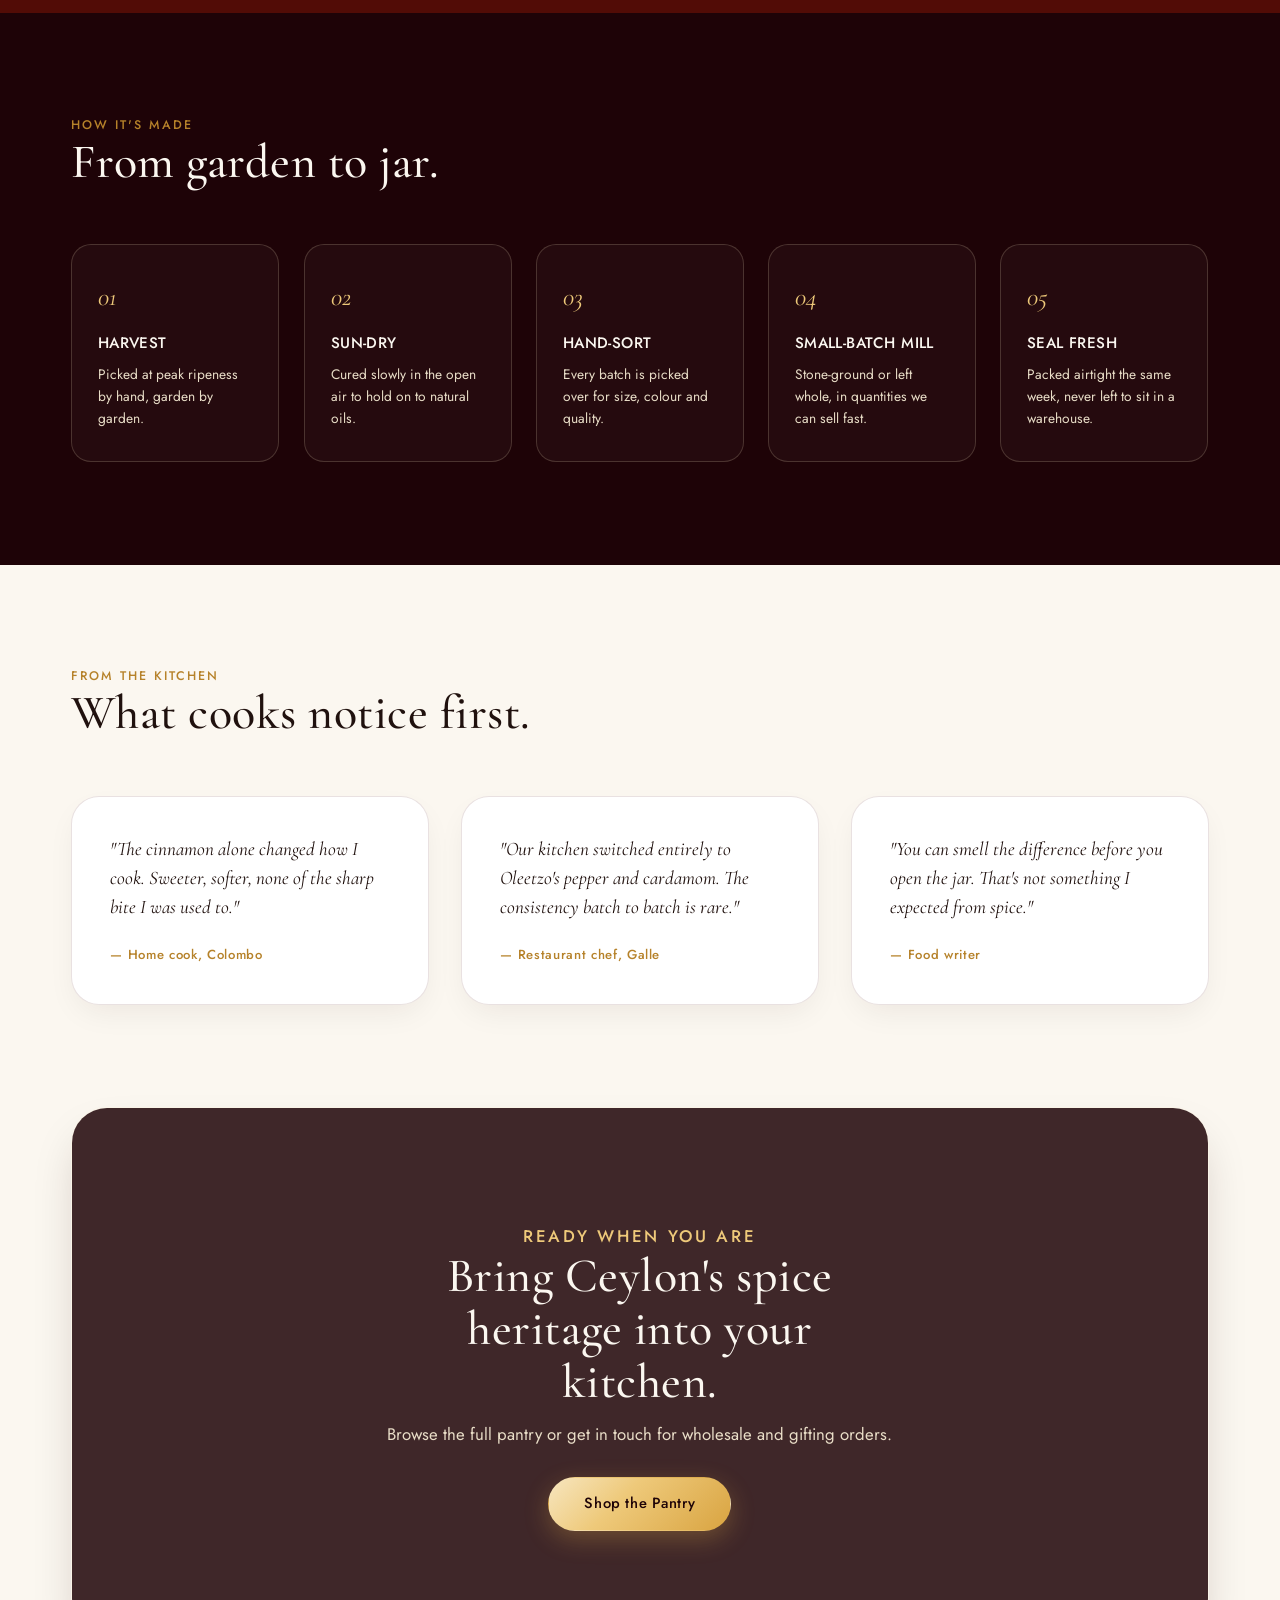
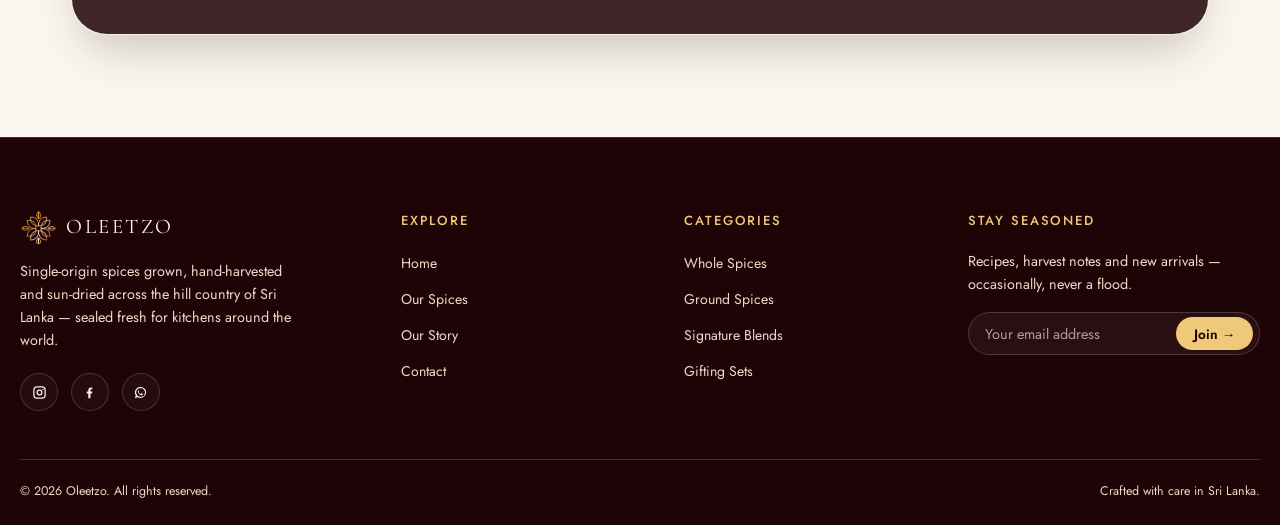
<file: oleetzo-website (2)/oleetzo/index.html>
<!DOCTYPE html>
<html lang="en">
<head>
<meta charset="UTF-8">
<meta name="viewport" content="width=device-width, initial-scale=1.0">
<title>Oleetzo — Single-Origin Ceylon Spices</title>
<meta name="description" content="Oleetzo grows, hand-harvests and sun-dries single-origin spices across Sri Lanka's hill country — sealed fresh for kitchens around the world.">
<link rel="icon" href="assets/images/logo-mark.png">
<link rel="stylesheet" href="css/global.css">
</head>
<body data-page="home">

<header id="site-header"></header>

<!-- ================= HERO ================= -->
<section class="hero">
  <div class="hero-slides">
    <div class="hero-slide is-active" style="background-image:url('https://commons.wikimedia.org/wiki/Special:FilePath/Cinnamomum_verum_spices.jpg?width=1600')"></div>
    <div class="hero-slide" style="background-image:url('https://commons.wikimedia.org/wiki/Special:FilePath/Morocco%2C_Spices.JPG?width=1600')"></div>
    <div class="hero-slide" style="background-image:url('https://commons.wikimedia.org/wiki/Special:FilePath/Curcuma_longa_roots.jpg?width=1600')"></div>
    <div class="hero-slide" style="background-image:url('https://commons.wikimedia.org/wiki/Special:FilePath/Spicesindia.jpg?width=1600')"></div>
  </div>
  <div class="hero-content">
    <img class="hero-mark" src="assets/images/logo-mark.png" alt="Oleetzo emblem">
    <h1>Spice, grown with<br><em>patience</em>, not shortcuts.</h1>
    <p class="hero-sub">Oleetzo sources single-origin cinnamon, pepper and cardamom from small family gardens across Sri Lanka's hill country — hand-harvested, sun-dried and sealed at the peak of aroma.</p>
    <div class="hero-ctas">
      <a class="btn btn-gold" href="products.html">Explore the Spices</a>
      <a class="btn btn-line" href="about.html">Our Story</a>
    </div>
  </div>
  <div class="hero-scroll">SCROLL</div>
</section>

<!-- ================= PILLARS ================= -->
<section class="section-dark">
  <div class="wrap">
    <div class="pillars">
      <div class="pillar">
        <span class="num">01</span>
        <h3>Single-Origin</h3>
        <p>Every jar is traceable to one garden, one harvest, one season — never an anonymous blend.</p>
      </div>
      <div class="pillar">
        <span class="num">02</span>
        <h3>Hand-Harvested</h3>
        <p>Cinnamon peeled by hand, pepper picked berry by berry, cardamom sun-dried on woven mats.</p>
      </div>
      <div class="pillar">
        <span class="num">03</span>
        <h3>Small-Batch Fresh</h3>
        <p>We mill in quantities small enough to sell out and start again — never warehoused for years.</p>
      </div>
    </div>
  </div>
</section>

<!-- ================= SIGNATURE SPICES ================= -->
<section class="section-cream">
  <div class="wrap">
    <div class="section-head">
      <div>
        <p class="eyebrow">THE COLLECTION</p>
        <h2>Six spices, one standard.</h2>
      </div>
      <p class="section-lede">A shortlist of what we're best known for — the full pantry runs deeper.</p>
    </div>
    <div class="spice-grid">
      <div class="spice-card">
        <a href="product-detail.html?id=cinnamon">
          <div class="frame"><img class="ext-img" loading="lazy" src="https://commons.wikimedia.org/wiki/Special:FilePath/Cinnamomum_verum_spices.jpg?width=700" alt="Ceylon cinnamon sticks and powder"></div>
          <h3>Ceylon Cinnamon</h3>
          <p class="origin">Kandy &amp; Matale</p>
        </a>
      </div>
      <div class="spice-card">
        <a href="product-detail.html?id=turmeric">
          <div class="frame"><img class="ext-img" loading="lazy" src="https://commons.wikimedia.org/wiki/Special:FilePath/Turmeric-powder.jpg?width=700" alt="Turmeric powder"></div>
          <h3>Turmeric</h3>
          <p class="origin">Kegalle Valley</p>
        </a>
      </div>
      <div class="spice-card">
        <a href="product-detail.html?id=pepper">
          <div class="frame"><img class="ext-img" loading="lazy" src="https://commons.wikimedia.org/wiki/Special:FilePath/Black_Pepper_IMG_4866_-_02.jpg?width=700" alt="Whole black peppercorns"></div>
          <h3>Black Pepper</h3>
          <p class="origin">Matale Highlands</p>
        </a>
      </div>
      <div class="spice-card">
        <a href="product-detail.html?id=cardamom">
          <div class="frame"><img class="ext-img" loading="lazy" src="https://commons.wikimedia.org/wiki/Special:FilePath/ElettariaCardamomum.jpg?width=700" alt="Green cardamom pods"></div>
          <h3>Cardamom</h3>
          <p class="origin">Central Hills</p>
        </a>
      </div>
      <div class="spice-card">
        <a href="product-detail.html?id=cloves">
          <div class="frame"><img class="ext-img" loading="lazy" src="https://commons.wikimedia.org/wiki/Special:FilePath/Clove_close_up.jpg?width=700" alt="Whole cloves"></div>
          <h3>Cloves</h3>
          <p class="origin">Southern Province</p>
        </a>
      </div>
      <div class="spice-card">
        <a href="product-detail.html?id=star-anise">
          <div class="frame"><img class="ext-img" loading="lazy" src="https://commons.wikimedia.org/wiki/Special:FilePath/StarAnise.jpg?width=700" alt="Star anise pods"></div>
          <h3>Star Anise</h3>
          <p class="origin">Sourced &amp; Blended</p>
        </a>
      </div>
    </div>
    <div style="text-align:center;margin-top:3rem;">
      <a class="btn btn-line-dark" href="products.html">View the Full Pantry</a>
    </div>
  </div>
</section>

<!-- ================= STORY TEASER ================= -->
<section class="section-mid">
  <div class="wrap split">
    <div class="split-media">
      <img class="ext-img" loading="lazy" src="https://commons.wikimedia.org/wiki/Special:FilePath/Marrakesh_spices.jpg?width=900" alt="Open-air spice market stall">
    </div>
    <div class="split-body">
      <p class="eyebrow">OUR STORY</p>
      <h2>Rooted in Sri Lanka's spice gardens.</h2>
      <hr class="gold-rule">
      <p class="section-lede" style="max-width:48ch;">Oleetzo began as a simple frustration: spice tins that tasted of nothing by the time they reached the shelf. We went back to the source — the same hill-country gardens that have supplied the island's spice trade for generations — and built a shorter, fresher path from harvest to home.</p>
      <ul class="checks">
        <li>Direct relationships with the families who grow and harvest each spice</li>
        <li>Sun-drying and stone-milling done the traditional way, at a small scale</li>
        <li>Fair, transparent pricing paid straight to the growers</li>
      </ul>
      <a class="btn btn-gold" style="margin-top:2rem;" href="about.html">Read the Full Story</a>
    </div>
  </div>
</section>

<!-- ================= CRAFT PROCESS ================= -->
<section class="section-dark">
  <div class="wrap">
    <div class="section-head">
      <div>
        <p class="eyebrow">HOW IT'S MADE</p>
        <h2>From garden to jar.</h2>
      </div>
    </div>
    <div class="craft">
      <div class="craft-step">
        <h4>HARVEST</h4>
        <p>Picked at peak ripeness by hand, garden by garden.</p>
      </div>
      <div class="craft-step">
        <h4>SUN-DRY</h4>
        <p>Cured slowly in the open air to hold on to natural oils.</p>
      </div>
      <div class="craft-step">
        <h4>HAND-SORT</h4>
        <p>Every batch is picked over for size, colour and quality.</p>
      </div>
      <div class="craft-step">
        <h4>SMALL-BATCH MILL</h4>
        <p>Stone-ground or left whole, in quantities we can sell fast.</p>
      </div>
      <div class="craft-step">
        <h4>SEAL FRESH</h4>
        <p>Packed airtight the same week, never left to sit in a warehouse.</p>
      </div>
    </div>
  </div>
</section>

<!-- ================= TESTIMONIALS ================= -->
<section class="section-cream">
  <div class="wrap">
    <div class="section-head">
      <div>
        <p class="eyebrow">FROM THE KITCHEN</p>
        <h2>What cooks notice first.</h2>
      </div>
    </div>
    <div class="quote-row">
      <div class="quote-card">
        <p class="q">"The cinnamon alone changed how I cook. Sweeter, softer, none of the sharp bite I was used to."</p>
        <p class="who">— Home cook, Colombo</p>
      </div>
      <div class="quote-card">
        <p class="q">"Our kitchen switched entirely to Oleetzo's pepper and cardamom. The consistency batch to batch is rare."</p>
        <p class="who">— Restaurant chef, Galle</p>
      </div>
      <div class="quote-card">
        <p class="q">"You can smell the difference before you open the jar. That's not something I expected from spice."</p>
        <p class="who">— Food writer</p>
      </div>
    </div>
  </div>
</section>

<!-- ================= CTA BANNER ================= -->
<section class="section-cream" style="padding-top:0;">
  <div class="wrap">
    <div class="cta-banner" style="background-image:url('https://commons.wikimedia.org/wiki/Special:FilePath/Spicesindia.jpg?width=1400')">
      <p class="eyebrow" style="color:var(--gold-300);">READY WHEN YOU ARE</p>
      <h2>Bring Ceylon's spice heritage into your kitchen.</h2>
      <p>Browse the full pantry or get in touch for wholesale and gifting orders.</p>
      <a class="btn btn-gold" href="products.html">Shop the Pantry</a>
    </div>
  </div>
</section>

<footer id="site-footer"></footer>

<script src="js/header.js"></script>
<script src="js/footer.js"></script>
<script src="js/main.js"></script>
</body>
</html>
</file>
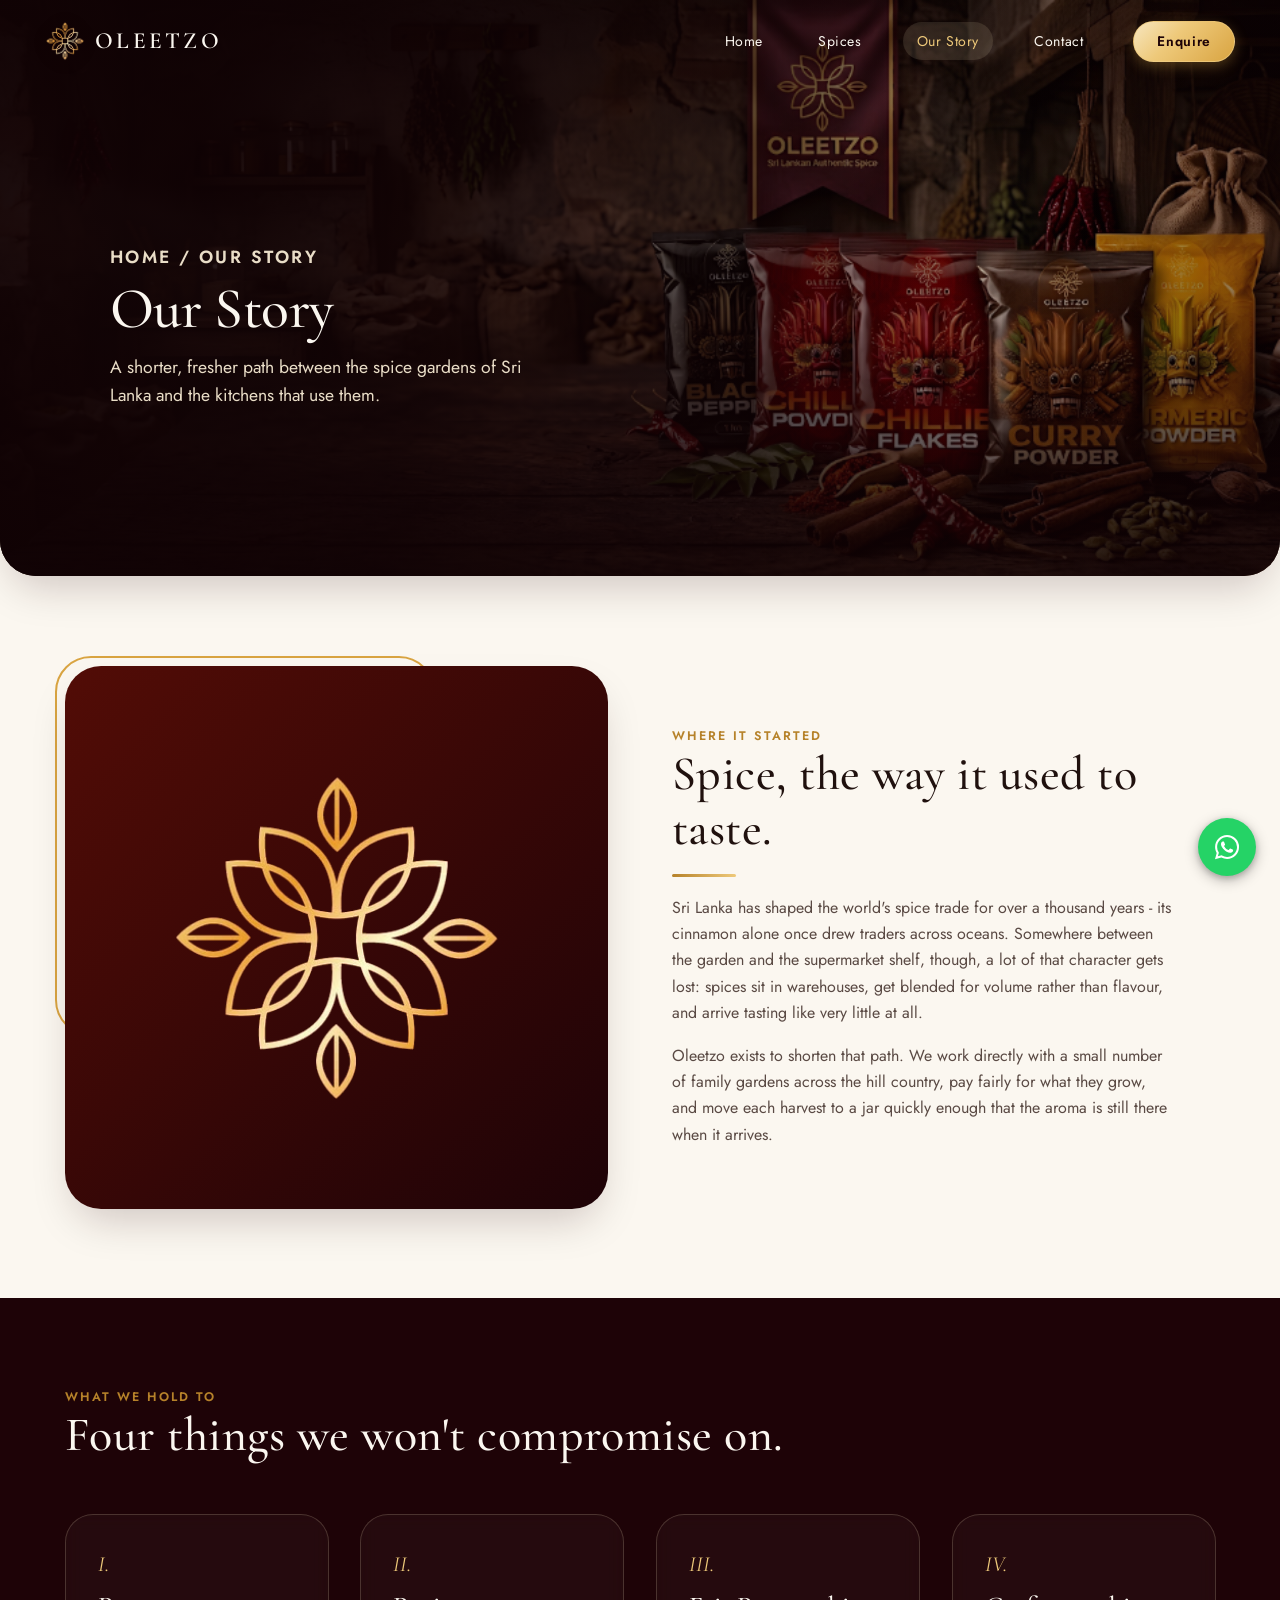
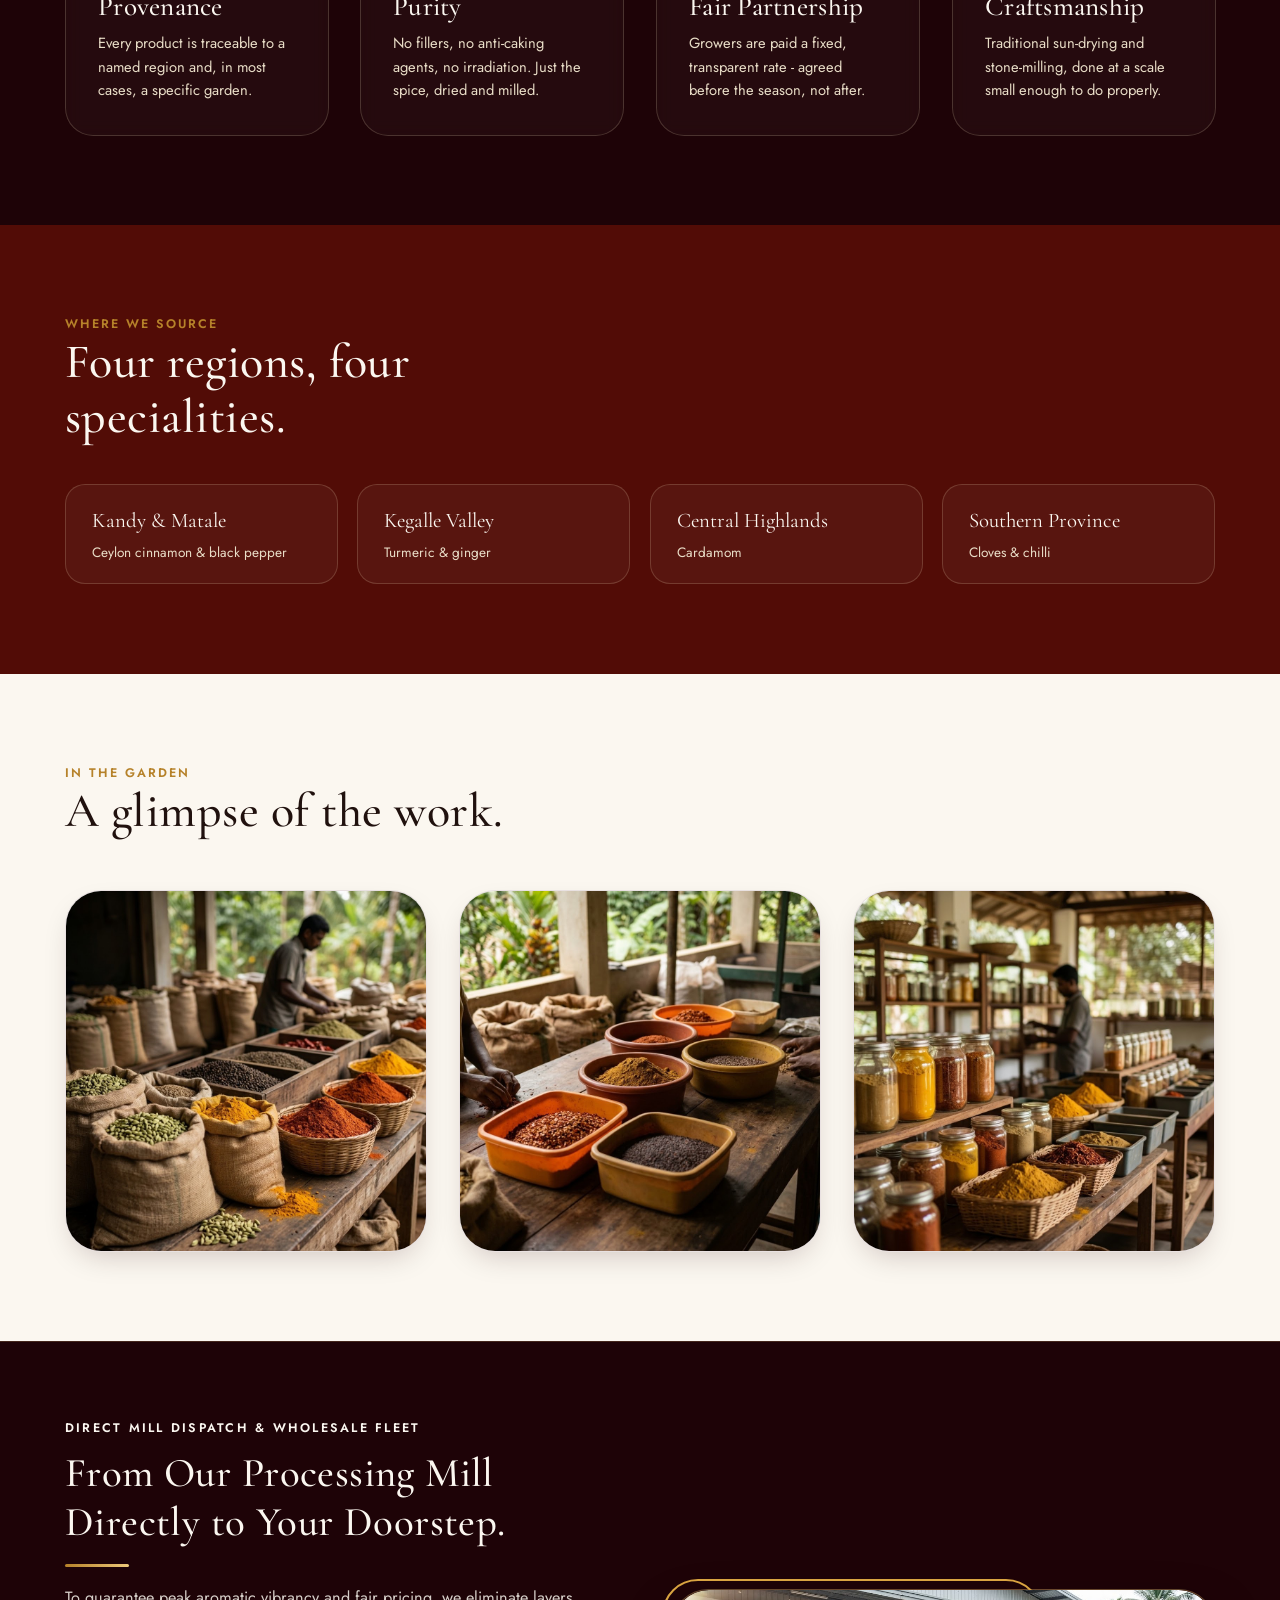
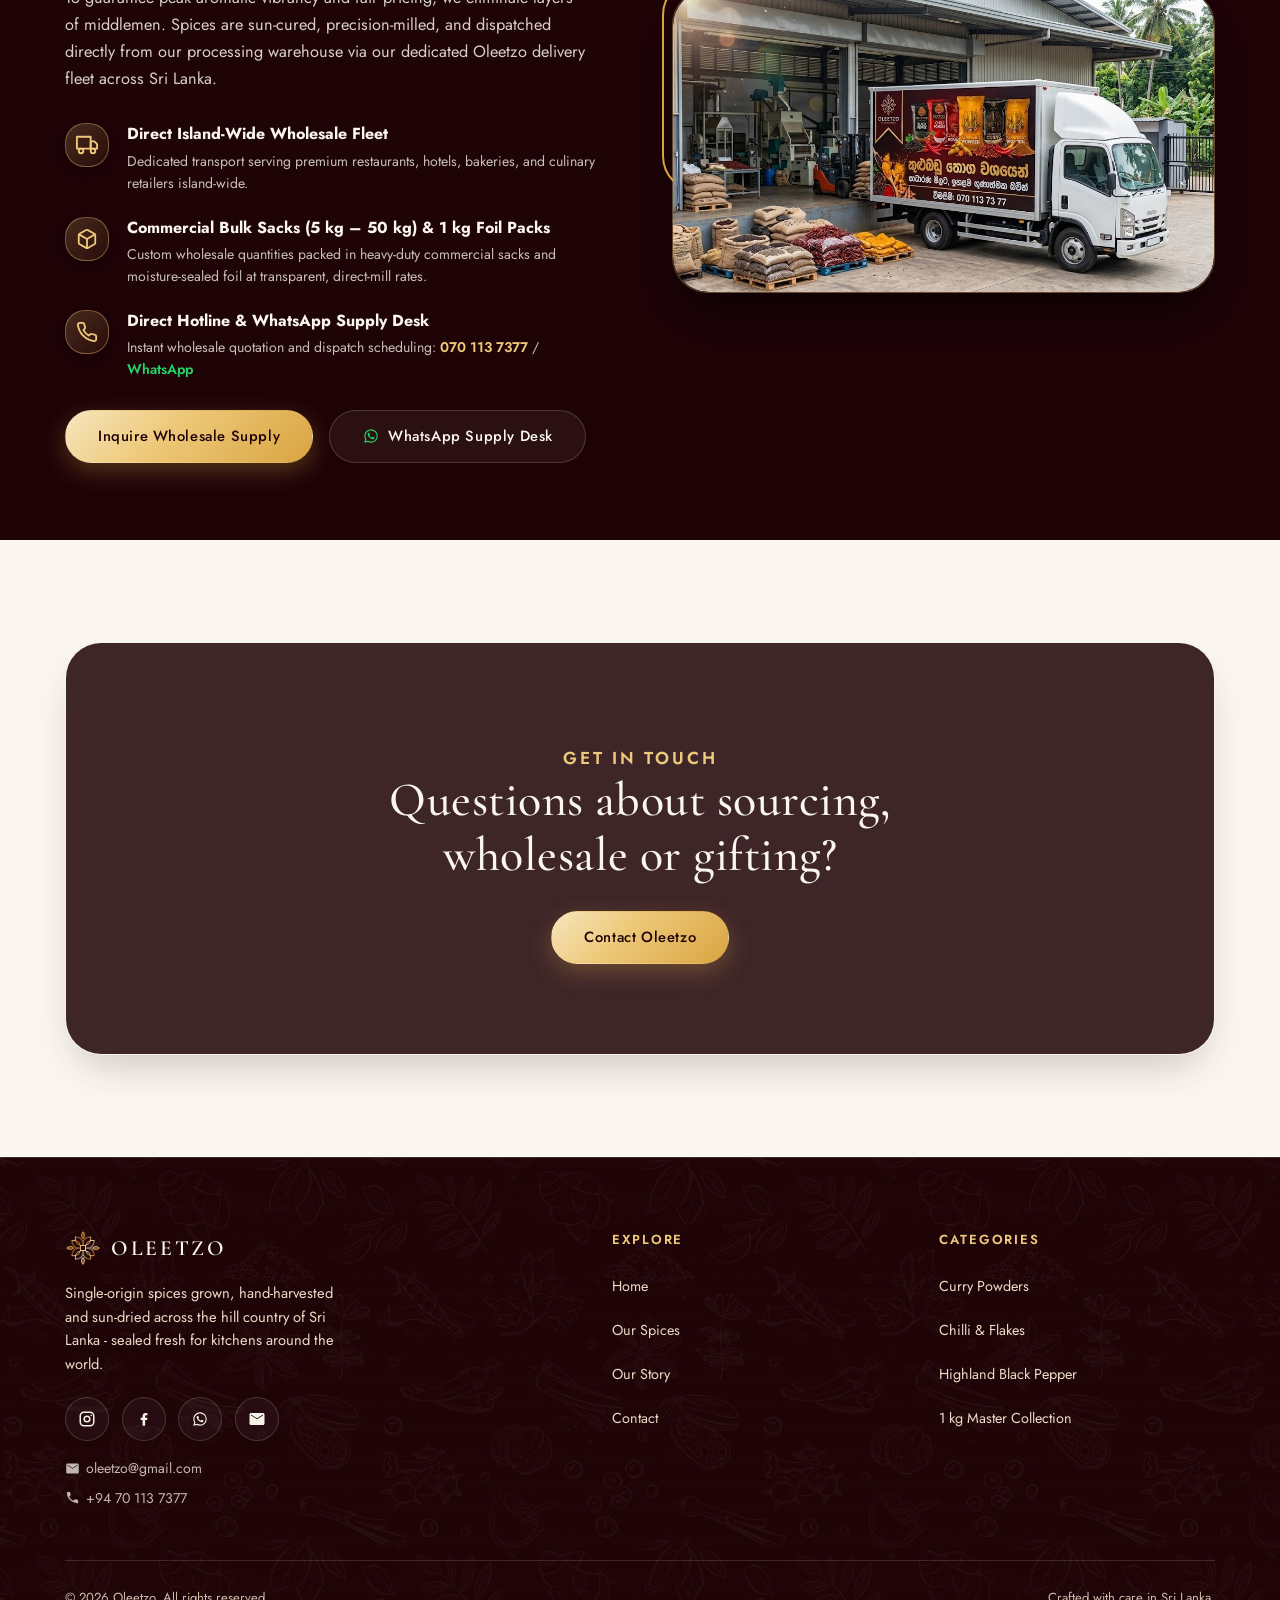
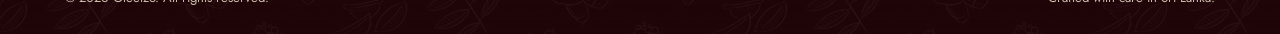
<file: about.html>
<!DOCTYPE html>
<html lang="en">

<head>
  <meta charset="UTF-8">
  <meta name="viewport" content="width=device-width, initial-scale=1.0, viewport-fit=cover">
  <title>Our Story - Oleetzo Ceylon Spices</title>
  <meta name="description"
    content="How Oleetzo works with small family gardens across Sri Lanka to bring single-origin spices to your kitchen.">
  <meta name="theme-color" content="#1e0307">
  <meta name="apple-mobile-web-app-capable" content="yes">
  <meta name="apple-mobile-web-app-status-bar-style" content="black-translucent">

  <meta property="og:title" content="Our Story - Oleetzo Ceylon Spices">
  <meta property="og:description"
    content="How Oleetzo works with small family gardens across Sri Lanka to bring single-origin spices to your kitchen.">
  <meta property="og:type" content="website">
  <meta property="og:image" content="assets/images/logo-mark.png">

  <link rel="icon" href="assets/images/logo-mark.png">

  <!-- Performance: Preconnect & Load Google Fonts asynchronously -->
  <link rel="preconnect" href="https://fonts.googleapis.com">
  <link rel="preconnect" href="https://fonts.gstatic.com" crossorigin>
  <link rel="stylesheet"
    href="https://fonts.googleapis.com/css2?family=Cormorant+Garamond:ital,wght@0,400;0,500;0,600;1,400&family=Jost:wght@300;400;500;600&display=swap">

  <link rel="stylesheet" href="css/global.css">
</head>

<body data-page="about">

  <!-- ================= SITE PRELOADER (3 SECONDS) ================= -->
  <div id="site-loader" class="loader-overlay" role="status" aria-live="polite" aria-label="Loading Oleetzo">
    <div class="loader-content">
      <div class="loader-emblem-wrap">
        <div class="loader-ambient-glow"></div>
        <div class="loader-glow-ring"></div>
        <div class="loader-glow-ring ring-2"></div>
        <div class="loader-glow-ring ring-3"></div>
        <img src="assets/images/logo-mark.png" alt="Oleetzo emblem" class="loader-logo-mark" width="90" height="90">
      </div>
      <div class="loader-title">OLEETZO</div>
      <div class="loader-sub">Single-Origin Ceylon Spices</div>
      <div class="loader-tagline">Pure &bull; Sun-Dried &bull; Authentic</div>
    </div>
  </div>

  <a href="#main-content" class="skip-link">Skip to main content</a>

  <header id="site-header"></header>

  <section class="page-banner about-page-banner"
    style="background-image:url('assets/images/about/story-hero-banner.png');">
    <div class="wrap">
      <div class="page-banner-content about-banner-content">
        <p class="crumb">HOME / OUR STORY</p>
        <h1>Our Story</h1>
        <p>A shorter, fresher path between the spice gardens of Sri Lanka and the kitchens that use them.</p>
      </div>
    </div>
  </section>

  <!-- ================= NARRATIVE ================= -->
  <section class="section-cream" id="main-content">
    <div class="wrap split">
      <div class="split-media">
        <img class="ext-img" loading="lazy" decoding="async" width="900" height="600"
          src="https://commons.wikimedia.org/wiki/Special:FilePath/Curcuma_longa_roots.jpg?width=900"
          alt="Fresh turmeric root and powder">
      </div>
      <div class="split-body">
        <p class="eyebrow">WHERE IT STARTED</p>
        <h2>Spice, the way it used to taste.</h2>
        <hr class="gold-rule">
        <p class="section-lede" style="max-width:50ch;color:var(--ink-soft);">Sri Lanka has shaped the world's spice
          trade for over a thousand years - its cinnamon alone once drew traders across oceans. Somewhere between the
          garden and the supermarket shelf, though, a lot of that character gets lost: spices sit in warehouses, get
          blended for volume rather than flavour, and arrive tasting like very little at all.</p>
        <p class="section-lede" style="max-width:50ch;color:var(--ink-soft);margin-top:1rem;">Oleetzo exists to shorten
          that path. We work directly with a small number of family gardens across the hill country, pay fairly for what
          they grow, and move each harvest to a jar quickly enough that the aroma is still there when it arrives.</p>
      </div>
    </div>
  </section>

  <!-- ================= VALUES ================= -->
  <section class="section-dark">
    <div class="wrap">
      <div class="section-head">
        <div>
          <p class="eyebrow">WHAT WE HOLD TO</p>
          <h2>Four things we won't compromise on.</h2>
        </div>
      </div>
      <div class="values-grid">
        <div class="value-card">
          <span class="num">I.</span>
          <h3>Provenance</h3>
          <p>Every product is traceable to a named region and, in most cases, a specific garden.</p>
        </div>
        <div class="value-card">
          <span class="num">II.</span>
          <h3>Purity</h3>
          <p>No fillers, no anti-caking agents, no irradiation. Just the spice, dried and milled.</p>
        </div>
        <div class="value-card">
          <span class="num">III.</span>
          <h3>Fair Partnership</h3>
          <p>Growers are paid a fixed, transparent rate - agreed before the season, not after.</p>
        </div>
        <div class="value-card">
          <span class="num">IV.</span>
          <h3>Craftsmanship</h3>
          <p>Traditional sun-drying and stone-milling, done at a scale small enough to do properly.</p>
        </div>
      </div>
    </div>
  </section>

  <!-- ================= REGIONS ================= -->
  <section class="section-mid">
    <div class="wrap">
      <p class="eyebrow">WHERE WE SOURCE</p>
      <h2 style="max-width:20ch;">Four regions, four specialities.</h2>
      <div class="region-strip">
        <div class="region">
          <p class="name">Kandy &amp; Matale</p>
          <p class="note">Ceylon cinnamon &amp; black pepper</p>
        </div>
        <div class="region">
          <p class="name">Kegalle Valley</p>
          <p class="note">Turmeric &amp; ginger</p>
        </div>
        <div class="region">
          <p class="name">Central Highlands</p>
          <p class="note">Cardamom</p>
        </div>
        <div class="region">
          <p class="name">Southern Province</p>
          <p class="note">Cloves &amp; chilli</p>
        </div>
      </div>
    </div>
  </section>

  <!-- ================= CRAFT REPEAT / GALLERY ================= -->
  <section class="section-cream">
    <div class="wrap">
      <div class="section-head">
        <div>
          <p class="eyebrow">IN THE GARDEN</p>
          <h2>A glimpse of the work.</h2>
        </div>
      </div>
      <div class="spice-grid garden-grid">
        <div class="spice-card">
          <div class="frame">
            <img class="ext-img" loading="lazy" decoding="async" width="1024" height="1024"
              src="assets/images/garden/harvest-sacks-baskets.jpg"
              alt="Harvested spices in burlap sacks and woven baskets in drying shed">
          </div>
        </div>
        <div class="spice-card">
          <div class="frame">
            <img class="ext-img" loading="lazy" decoding="async" width="1024" height="1024"
              src="assets/images/garden/hand-sorting-spices.jpg"
              alt="Artisan hands sorting and preparing spice powders and seeds on wooden table">
          </div>
        </div>
        <div class="spice-card">
          <div class="frame">
            <img class="ext-img" loading="lazy" decoding="async" width="1024" height="1024"
              src="assets/images/garden/spice-milling-jars.jpg"
              alt="Artisan spice milling room with glass jars and freshly ground spices">
          </div>
        </div>
      </div>
    </div>
  </section>

  <!-- ================= DIRECT WHOLESALE & DISTRIBUTION FLEET ================= -->
  <section class="section-dark wholesale-fleet-section"
    style="position:relative;overflow:hidden;border-top:1px solid rgba(238,201,122,0.18);padding:clamp(3.5rem, 6vw, 6rem) 0;">
    <div class="wrap split split-rev">
      <div class="split-body reveal" style="direction:ltr;">
        <p class="eyebrow" style="color:var(--gold-400);letter-spacing:0.18em;margin-bottom:0.6rem;">DIRECT MILL
          DISPATCH &amp; WHOLESALE FLEET</p>
        <h2 style="color:var(--ivory);font-size:clamp(2rem, 3.2vw, 2.7rem);line-height:1.2;">From Our Processing Mill
          Directly to Your Doorstep.</h2>
        <hr class="gold-rule">
        <p class="section-lede" style="color:rgba(247,243,235,0.85);max-width:52ch;line-height:1.65;font-size:1.02rem;">
          To guarantee peak aromatic vibrancy and fair pricing, we eliminate layers of middlemen. Spices are sun-cured,
          precision-milled, and dispatched directly from our processing warehouse via our dedicated Oleetzo delivery
          fleet across Sri Lanka.
        </p>

        <div class="fleet-features-list" style="margin: 1.8rem 0; display:flex; flex-direction:column; gap:1.25rem;">
          <div class="fleet-feature-item">
            <div class="fleet-icon-box" aria-hidden="true">
              <svg width="22" height="22" viewBox="0 0 24 24" fill="none" stroke="currentColor" stroke-width="2"
                stroke-linecap="round" stroke-linejoin="round">
                <rect x="1" y="3" width="15" height="13"></rect>
                <polygon points="16 8 20 8 23 11 23 16 16 16 16 8"></polygon>
                <circle cx="5.5" cy="18.5" r="2.5"></circle>
                <circle cx="18.5" cy="18.5" r="2.5"></circle>
              </svg>
            </div>
            <div>
              <strong style="color:var(--ivory); font-size:1rem; display:block; margin-bottom:0.25rem;">Direct
                Island-Wide Wholesale Fleet</strong>
              <span style="color:rgba(247,243,235,0.78); font-size:0.88rem; line-height:1.55; display:block;">Dedicated
                transport serving premium restaurants, hotels, bakeries, and culinary retailers island-wide.</span>
            </div>
          </div>

          <div class="fleet-feature-item">
            <div class="fleet-icon-box" aria-hidden="true">
              <svg width="22" height="22" viewBox="0 0 24 24" fill="none" stroke="currentColor" stroke-width="2"
                stroke-linecap="round" stroke-linejoin="round">
                <path
                  d="M21 8a2 2 0 0 0-1-1.73l-7-4a2 2 0 0 0-2 0l-7 4A2 2 0 0 0 3 8v8a2 2 0 0 0 1 1.73l7 4a2 2 0 0 0 2 0l7-4A2 2 0 0 0 21 16Z">
                </path>
                <path d="m3.3 7 8.7 5 8.7-5"></path>
                <path d="M12 22V12"></path>
              </svg>
            </div>
            <div>
              <strong style="color:var(--ivory); font-size:1rem; display:block; margin-bottom:0.25rem;">Commercial Bulk
                Sacks (5 kg – 50 kg) &amp; 1 kg Foil Packs</strong>
              <span style="color:rgba(247,243,235,0.78); font-size:0.88rem; line-height:1.55; display:block;">Custom
                wholesale quantities packed in heavy-duty commercial sacks and moisture-sealed foil at transparent,
                direct-mill rates.</span>
            </div>
          </div>

          <div class="fleet-feature-item">
            <div class="fleet-icon-box" aria-hidden="true">
              <svg width="22" height="22" viewBox="0 0 24 24" fill="none" stroke="currentColor" stroke-width="2"
                stroke-linecap="round" stroke-linejoin="round">
                <path
                  d="M22 16.92v3a2 2 0 0 1-2.18 2 19.79 19.79 0 0 1-8.63-3.07 19.5 19.5 0 0 1-6-6 19.79 19.79 0 0 1-3.07-8.67A2 2 0 0 1 4.11 2h3a2 2 0 0 1 2 1.72 12.84 12.84 0 0 0 .7 2.81 2 2 0 0 1-.45 2.11L8.09 9.91a16 16 0 0 0 6 6l1.27-1.27a2 2 0 0 1 2.11-.45 12.84 12.84 0 0 0 2.81.7A2 2 0 0 1 22 16.92z">
                </path>
              </svg>
            </div>
            <div>
              <strong style="color:var(--ivory); font-size:1rem; display:block; margin-bottom:0.25rem;">Direct Hotline
                &amp; WhatsApp Supply Desk</strong>
              <span style="color:rgba(247,243,235,0.78); font-size:0.88rem; line-height:1.55; display:block;">Instant
                wholesale quotation and dispatch scheduling: <a href="tel:+94701137377"
                  style="color:var(--gold-300);font-weight:600;text-decoration:none;">070 113 7377</a> / <a
                  href="https://wa.me/94701137377" target="_blank" rel="noopener noreferrer"
                  style="color:#25d366;font-weight:600;text-decoration:none;">WhatsApp</a></span>
            </div>
          </div>
        </div>

        <div style="display:flex; gap:1rem; flex-wrap:wrap; margin-top:1.8rem; align-items:center;">
          <a class="btn btn-gold" href="contact.html?subject=Wholesale%20Inquiry">Inquire Wholesale Supply</a>
          <a class="btn btn-line" href="https://wa.me/94701137377" target="_blank" rel="noopener noreferrer"
            style="display:inline-flex;align-items:center;gap:0.5rem;">
            <svg width="18" height="18" viewBox="0 0 24 24" fill="#25d366" aria-hidden="true">
              <path fill-rule="evenodd" clip-rule="evenodd"
                d="M18.403 5.633A8.919 8.919 0 0 0 12.053 3c-4.948 0-8.976 4.027-8.978 8.977 0 1.582.413 3.126 1.198 4.488L3 21.116l4.759-1.249a8.981 8.981 0 0 0 4.29 1.093h.004c4.947 0 8.975-4.027 8.977-8.977a8.926 8.926 0 0 0-2.627-6.35m-6.35 13.812h-.003a7.446 7.446 0 0 1-3.798-1.041l-.272-.162-2.824.741.753-2.753-.177-.282a7.448 7.448 0 0 1-1.141-3.971c.002-4.114 3.349-7.461 7.465-7.461a7.413 7.413 0 0 1 5.275 2.188 7.42 7.42 0 0 1 2.183 5.279c-.002 4.114-3.349 7.462-7.461 7.462m4.093-5.589c-.225-.113-1.327-.655-1.533-.73-.205-.075-.354-.112-.504.112s-.58.729-.711.879-.262.168-.486.056-.947-.349-1.804-1.113c-.667-.595-1.117-1.329-1.248-1.554s-.014-.346.099-.458c.101-.1.224-.262.336-.393.112-.131.149-.224.224-.374s.038-.281-.019-.393c-.056-.113-.505-1.217-.692-1.666-.181-.435-.366-.377-.504-.383a9.65 9.65 0 0 0-.429-.008.826.826 0 0 0-.599.28c-.206.225-.785.767-.785 1.871s.804 2.171.916 2.321c.112.15 1.582 2.415 3.832 3.387.536.231.954.369 1.279.473.537.171 1.026.146 1.413.089.431-.064 1.327-.542 1.514-1.066.187-.524.187-.973.131-1.067-.056-.094-.207-.151-.43-.263" />
            </svg>
            <span>WhatsApp Supply Desk</span>
          </a>
        </div>
      </div>

      <div class="split-media reveal" style="direction:ltr;">
        <div class="fleet-photo-frame">
          <img src="assets/images/about/oleetzo-wholesale-fleet.jpg"
            alt="Oleetzo spice wholesale delivery truck at the processing and packaging facility" loading="lazy">
          <div class="fleet-floating-badge">
            <div>
              <span
                style="font-size:0.75rem;letter-spacing:0.12em;text-transform:uppercase;color:var(--gold-300);font-weight:600;display:block;">Oleetzo
                Logistics Fleet</span>
              <span style="font-size:0.86rem;color:var(--ivory);font-weight:500;">Direct Mill Wholesale &amp; Bulk
                Dispatch</span>
            </div>
            <span
              style="font-size:0.82rem;color:var(--gold-400);border:1px solid rgba(238,201,122,0.35);padding:0.25rem 0.65rem;border-radius:var(--radius-pill);">Hotline:
              070 113 7377</span>
          </div>
        </div>
      </div>
    </div>
  </section>

  <!-- ================= CTA ================= -->
  <section class="section-cream"
    style="padding-top: clamp(4.5rem, 8vw, 7rem); padding-bottom: clamp(4.5rem, 8vw, 7rem);">
    <div class="wrap">
      <div class="cta-banner"
        style="background-image:url('https://commons.wikimedia.org/wiki/Special:FilePath/Cinnamomum_verum_spices.jpg?width=1400')">
        <p class="eyebrow" style="color:var(--gold-300);">GET IN TOUCH</p>
        <h2>Questions about sourcing, wholesale or gifting?</h2>
        <a class="btn btn-gold" href="contact.html">Contact Oleetzo</a>
      </div>
    </div>
  </section>

  <footer id="site-footer"></footer>

  <script src="js/header.js"></script>
  <script src="js/footer.js"></script>
  <script src="js/main.js"></script>
</body>

</html>
</file>
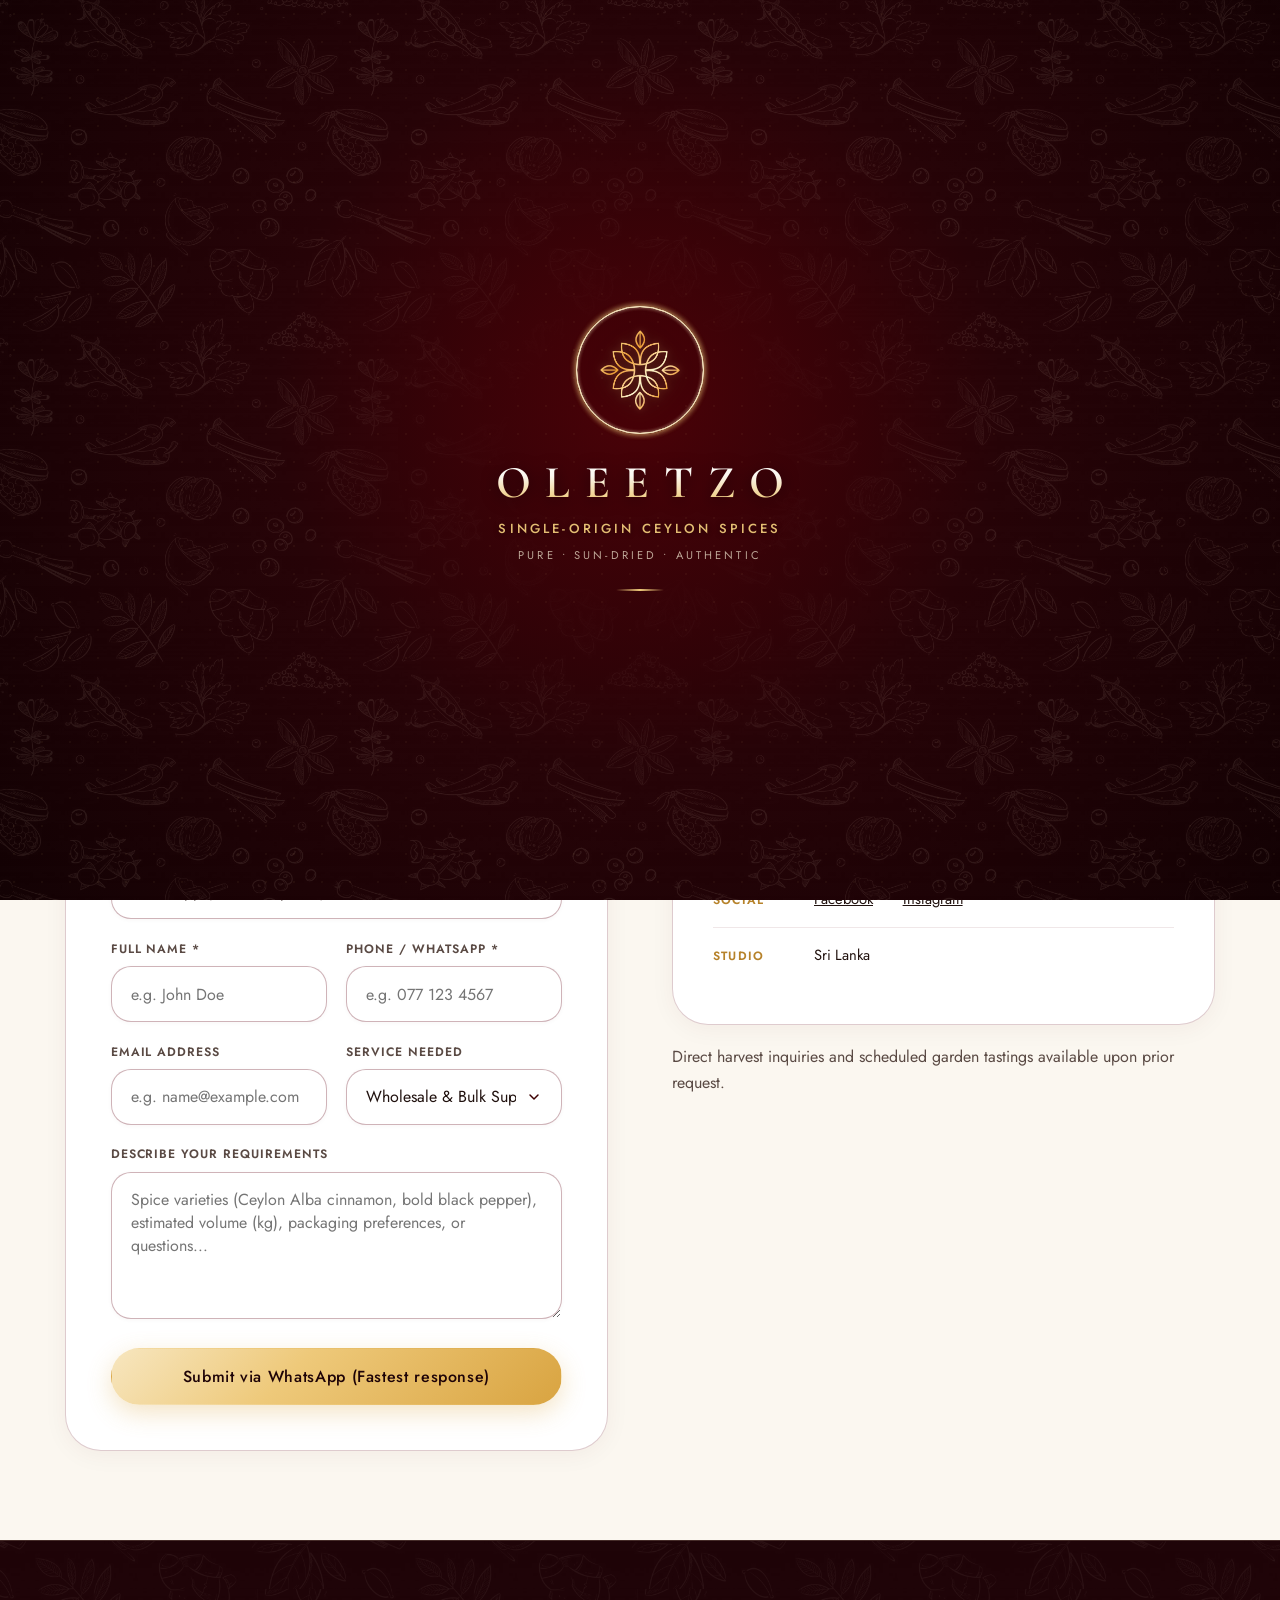
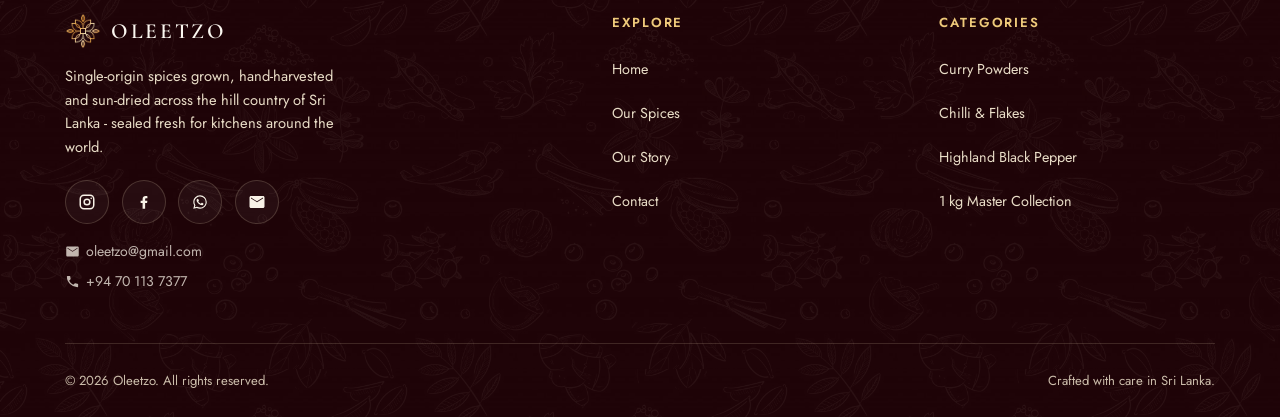
<file: contact.html>
<!DOCTYPE html>
<html lang="en">

<head>
  <meta charset="UTF-8">
  <meta name="viewport" content="width=device-width, initial-scale=1.0, viewport-fit=cover">
  <title>Contact Us - Oleetzo Ceylon Spices</title>
  <meta name="description" content="Get in touch with Oleetzo for orders, wholesale enquiries and custom spice blends.">
  <meta name="theme-color" content="#1e0307">
  <meta name="apple-mobile-web-app-capable" content="yes">
  <meta name="apple-mobile-web-app-status-bar-style" content="black-translucent">

  <meta property="og:title" content="Contact - Oleetzo Ceylon Spices">
  <meta property="og:description"
    content="Get in touch with Oleetzo for orders, wholesale enquiries and custom spice blends.">
  <meta property="og:type" content="website">
  <meta property="og:image" content="assets/images/logo-mark.png">
  <meta name="twitter:card" content="summary_large_image">

  <link rel="icon" href="assets/images/logo-mark.png">

  <!-- Performance: Preconnect & Load Google Fonts asynchronously -->
  <link rel="preconnect" href="https://fonts.googleapis.com">
  <link rel="preconnect" href="https://fonts.gstatic.com" crossorigin>
  <link rel="stylesheet"
    href="https://fonts.googleapis.com/css2?family=Cormorant+Garamond:ital,wght@0,400;0,500;0,600;1,400&family=Jost:wght@300;400;500;600&display=swap">

  <link rel="stylesheet" href="css/global.css">
</head>

<body data-page="contact">

  <!-- ================= SITE PRELOADER (3 SECONDS) ================= -->
  <div id="site-loader" class="loader-overlay" role="status" aria-live="polite" aria-label="Loading Oleetzo">
    <div class="loader-content">
      <div class="loader-emblem-wrap">
        <div class="loader-ambient-glow"></div>
        <div class="loader-glow-ring"></div>
        <div class="loader-glow-ring ring-2"></div>
        <div class="loader-glow-ring ring-3"></div>
        <img src="assets/images/logo-mark.png" alt="Oleetzo emblem" class="loader-logo-mark" width="90" height="90">
      </div>
      <div class="loader-title">OLEETZO</div>
      <div class="loader-sub">Single-Origin Ceylon Spices</div>
      <div class="loader-tagline">Pure &bull; Sun-Dried &bull; Authentic</div>
    </div>
  </div>

  <a href="#main-content" class="skip-link">Skip to main content</a>

  <header id="site-header"></header>

  <section class="page-banner"
    style="background-image:url('assets/images/contact-banner.jpg')">
    <div class="wrap page-banner-content">
      <p class="crumb">HOME / CONTACT</p>
      <h1>Let's Talk Spice</h1>
      <p>Retail orders, wholesale volumes, private label or a custom blend - tell us what you need.</p>
    </div>
  </section>

  <section class="section-cream" id="main-content">
    <div class="wrap contact-grid">

      <div class="contact-form-panel">
        <p class="eyebrow">SEND AN ENQUIRY</p>
        <h2>Request a Quote or Order</h2>
        <hr class="gold-rule">
        <form id="contactForm" style="margin-top:2rem;" aria-label="Contact Oleetzo">
          <div class="field">
            <label for="contactMethod">Preferred Contact Method</label>
            <select id="contactMethod" name="contactMethod" aria-label="Preferred Contact Method">
              <option value="whatsapp" selected>WhatsApp (Fastest response)</option>
              <option value="email">Email</option>
            </select>
          </div>

          <div class="row2">
            <div class="field">
              <label for="name">Full Name *</label>
              <input type="text" id="name" name="name" placeholder="e.g. John Doe" required autocomplete="name">
            </div>
            <div class="field">
              <label for="phone" id="phoneLabel">Phone / WhatsApp *</label>
              <input type="tel" id="phone" name="phone" placeholder="e.g. 077 123 4567" required autocomplete="tel">
            </div>
          </div>

          <div class="row2">
            <div class="field">
              <label for="email" id="emailLabel">Email Address</label>
              <input type="email" id="email" name="email" placeholder="e.g. name@example.com" autocomplete="email">
            </div>
            <div class="field">
              <label for="service">Service Needed</label>
              <select id="service" name="service" required>
                <option value="Wholesale &amp; Bulk Supply (1kg – 25kg+)" selected>Wholesale &amp; Bulk Supply (1kg – 25kg+)</option>
                <option value="Retail Pantry &amp; Spices">Retail Pantry &amp; Spice Packs</option>
                <option value="Custom Blends &amp; Grinding">Custom Spice Blends &amp; Grinding</option>
                <option value="Export &amp; International Freight">Export &amp; International Freight</option>
                <option value="Hotel, Resort &amp; Restaurant Supply">Hotel, Resort &amp; Restaurant Supply</option>
                <option value="Sample Request &amp; General Enquiry">Sample Request &amp; General Enquiry</option>
              </select>
            </div>
          </div>

          <div class="field">
            <label for="message">Describe Your Requirements</label>
            <textarea id="message" name="message" rows="5" placeholder="Spice varieties (Ceylon Alba cinnamon, bold black pepper), estimated volume (kg), packaging preferences, or questions..." required></textarea>
          </div>

          <button type="submit" class="btn btn-gold btn-block" id="contactSubmitBtn">
            <span id="submitBtnText">Submit via WhatsApp (Fastest response)</span>
          </button>
          <p class="form-note" id="contactNote" role="status" aria-live="polite"></p>
        </form>
      </div>

      <div>
        <div class="info-card">
          <h3>Reach Us Directly</h3>
          <div class="info-row">
            <span class="k">EMAIL</span>
            <span class="v"><a href="mailto:oleetzo@gmail.com" style="color:inherit;text-decoration:underline;">oleetzo@gmail.com</a></span>
          </div>
          <div class="info-row">
            <span class="k">WHATSAPP</span>
            <span class="v"><a href="https://wa.me/94701137377" target="_blank" rel="noopener noreferrer" style="color:#128c7e;font-weight:600;display:inline-flex;align-items:center;gap:0.35rem;">+94 70 113 7377</a></span>
          </div>
          <div class="info-row">
            <span class="k">PHONE</span>
            <span class="v"><a href="tel:+94701137377" style="color:inherit;">+94 70 113 7377</a></span>
          </div>
          <div class="info-row">
            <span class="k">SOCIAL</span>
            <span class="v" style="display:flex;gap:0.8rem;align-items:center;flex-wrap:wrap;">
              <a href="https://www.facebook.com/profile.php?id=61595077504256" target="_blank" rel="noopener noreferrer" style="color:inherit;text-decoration:underline;">Facebook</a>
              <span aria-hidden="true">&bull;</span>
              <a href="https://www.instagram.com/oleetzo.official/" target="_blank" rel="noopener noreferrer" style="color:inherit;text-decoration:underline;">Instagram</a>
            </span>
          </div>
          <div class="info-row">
            <span class="k">STUDIO</span>
            <span class="v">Sri Lanka</span>
          </div>
        </div>
        <p class="footer-note" style="color:var(--ink-soft);margin-top:1.2rem;">Direct harvest inquiries and scheduled garden tastings available upon prior request.</p>
      </div>

    </div>
  </section>

  <footer id="site-footer"></footer>

  <script src="js/header.js"></script>
  <script src="js/footer.js"></script>
  <script src="js/main.js"></script>
</body>

</html>
</file>
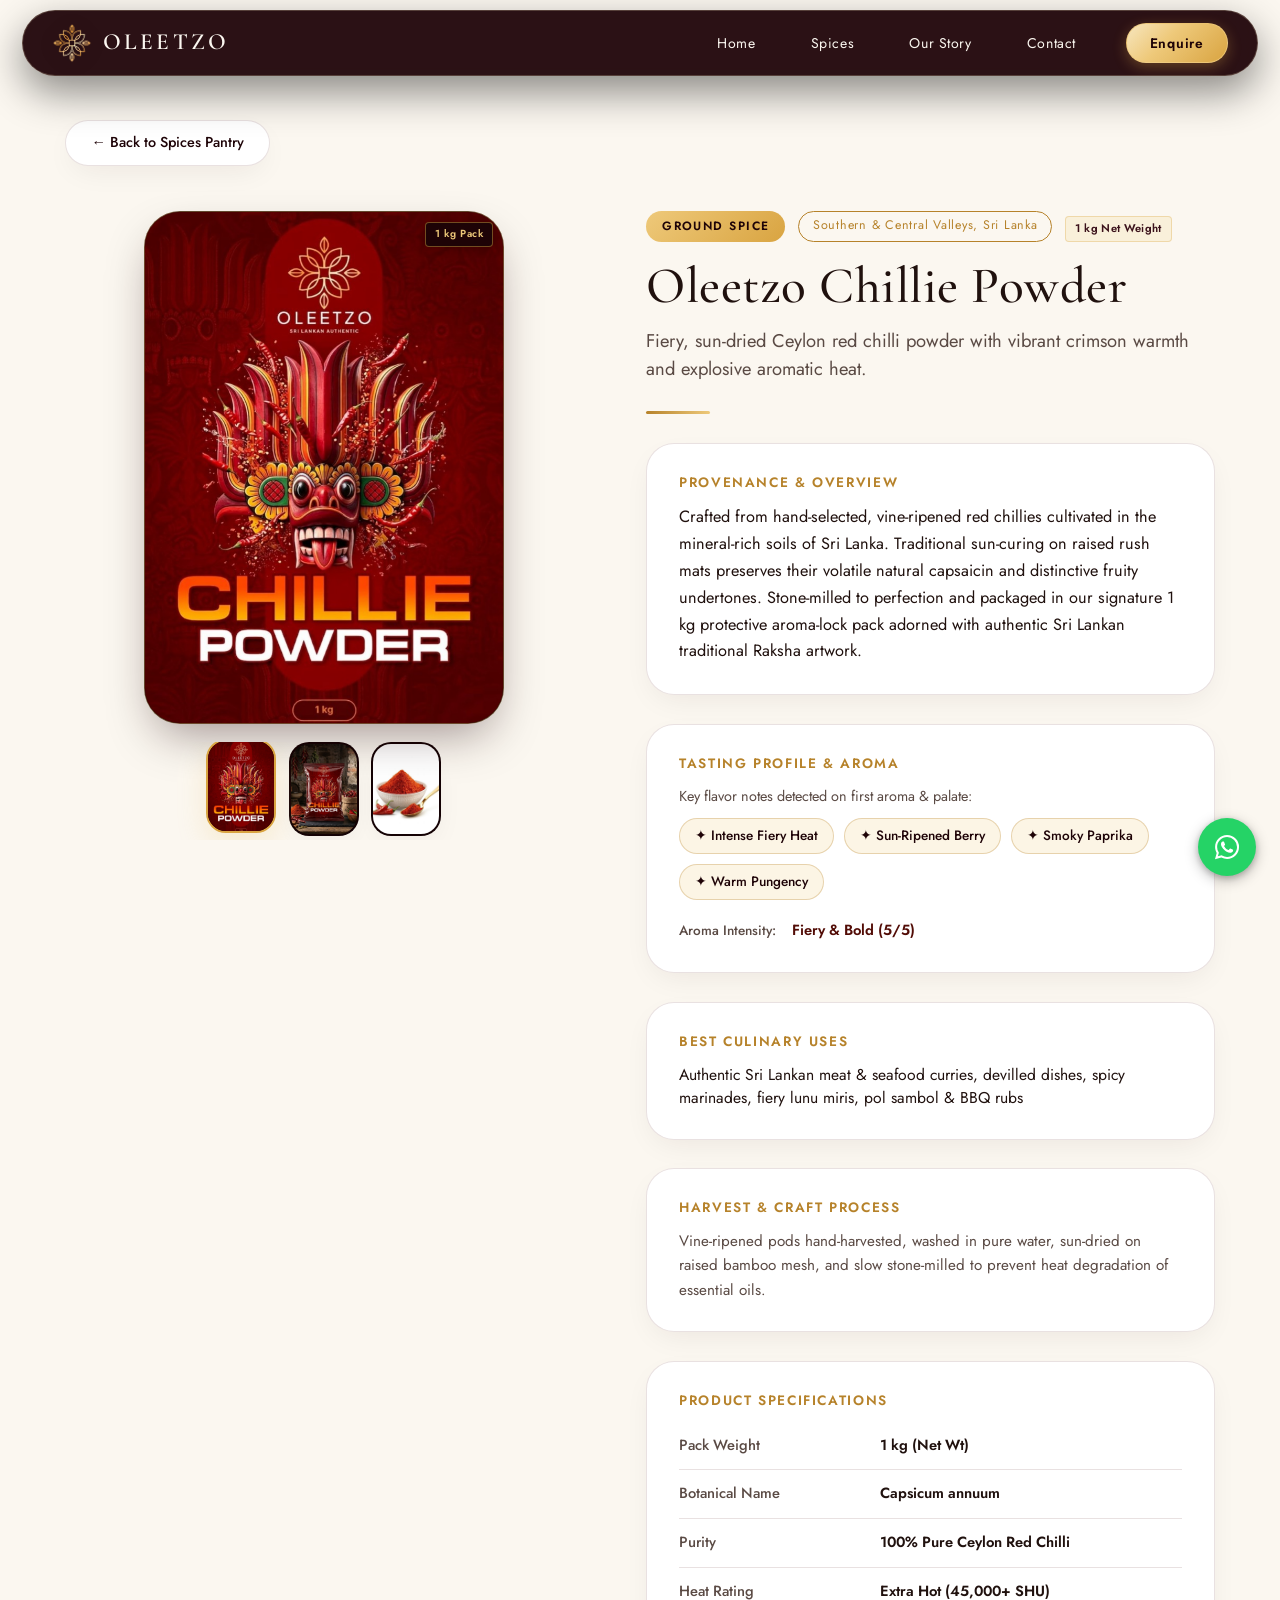
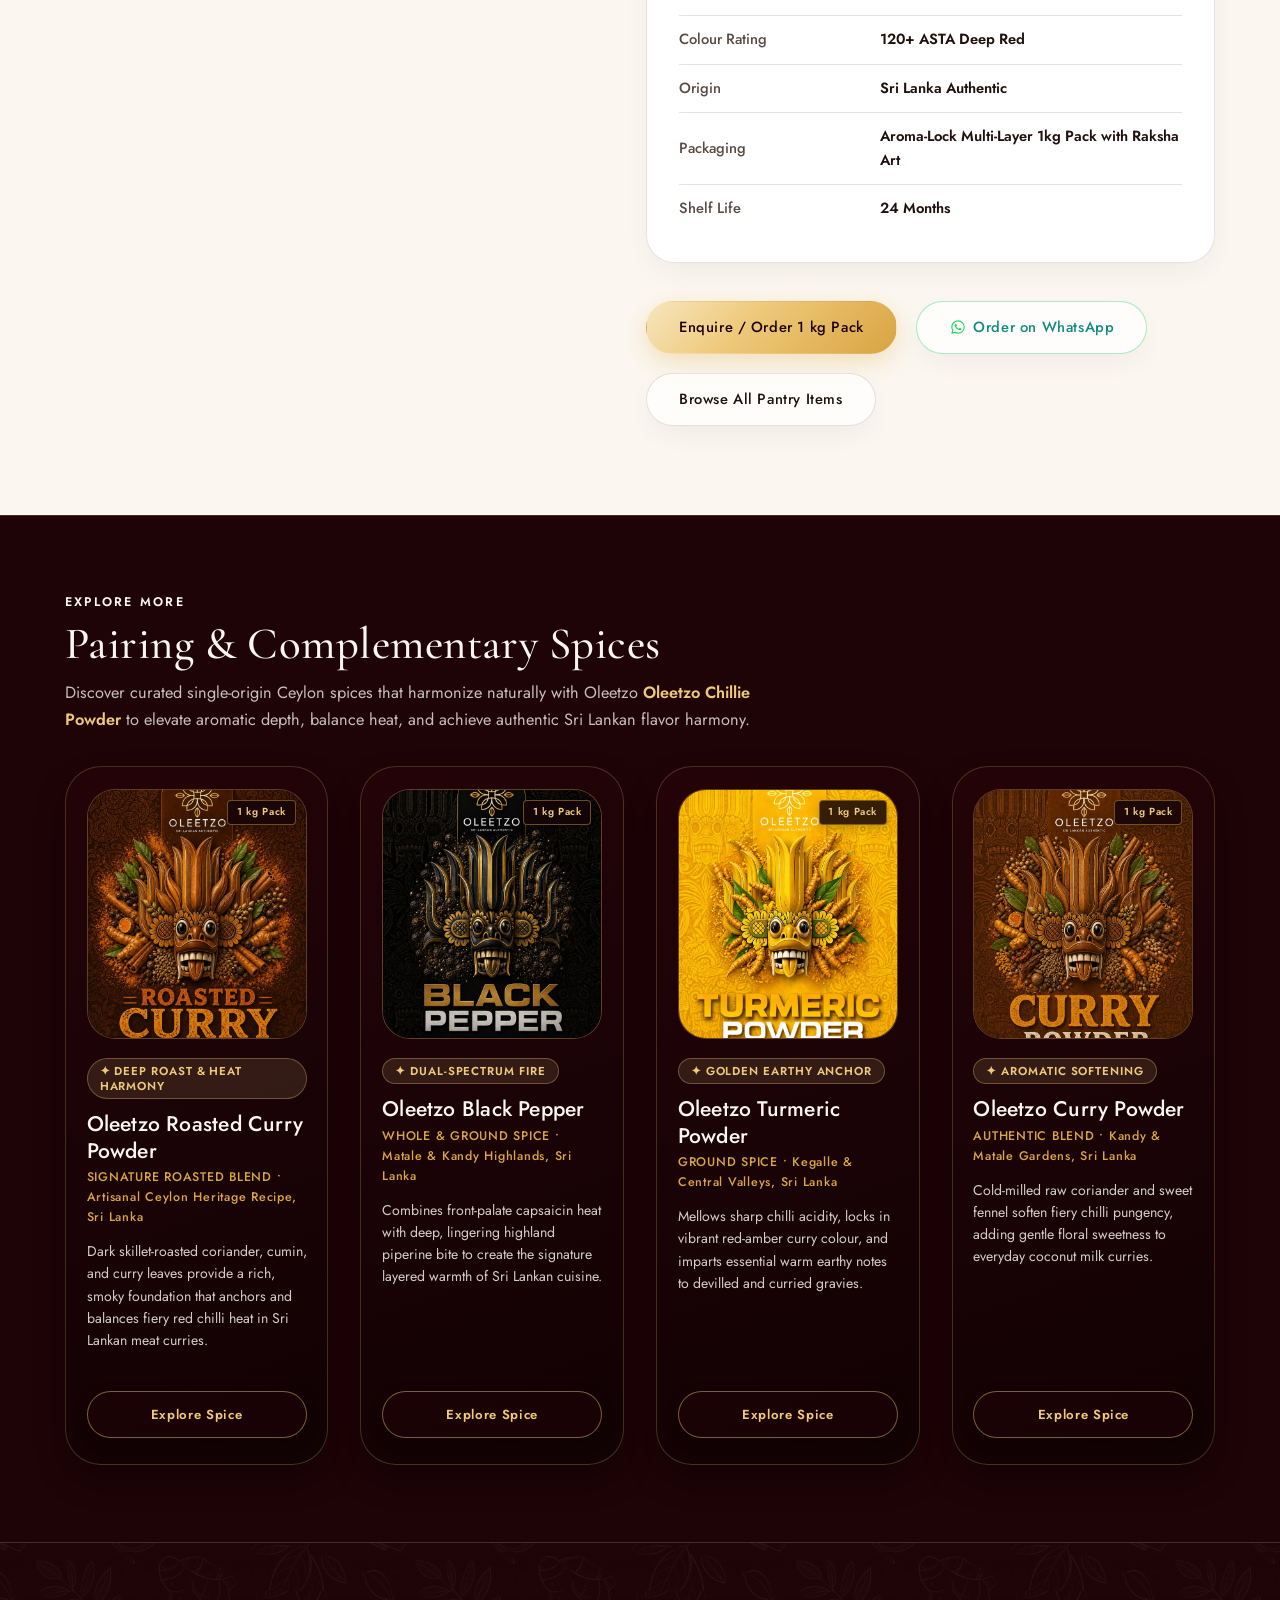
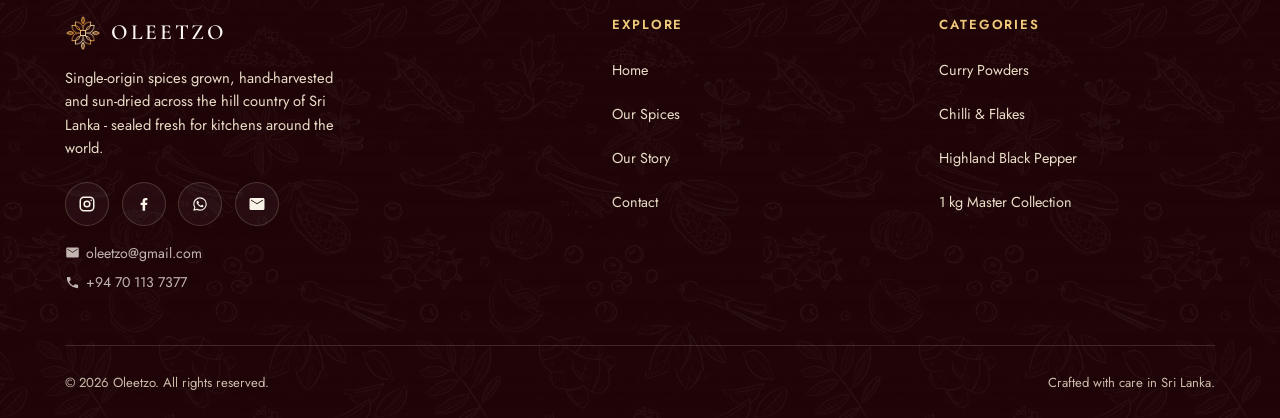
<file: product-detail.html>
<!DOCTYPE html>
<html lang="en">

<head>
  <meta charset="UTF-8">
  <meta name="viewport" content="width=device-width, initial-scale=1.0, viewport-fit=cover">
  <title>Spice Detail - Oleetzo Ceylon Spices</title>
  <meta name="description" content="Single-origin Ceylon spice detail, provenance, and craft harvest notes.">
  <meta name="theme-color" content="#1e0307">
  <meta name="apple-mobile-web-app-capable" content="yes">
  <meta name="apple-mobile-web-app-status-bar-style" content="black-translucent">

  <link rel="icon" href="assets/images/logo-mark.png">

  <!-- Performance: Preconnect & Load Google Fonts -->
  <link rel="preconnect" href="https://fonts.googleapis.com">
  <link rel="preconnect" href="https://fonts.gstatic.com" crossorigin>
  <link rel="stylesheet"
    href="https://fonts.googleapis.com/css2?family=Cormorant+Garamond:ital,wght@0,400;0,500;0,600;1,400&family=Jost:wght@300;400;500;600&display=swap">

  <link rel="stylesheet" href="css/global.css">

  <style>
    html,
    body {
      overflow-x: clip !important;
      overflow-y: visible !important;
    }

    /* Fixed luxury pill navbar always visible on product detail page */
    #site-header {
      position: fixed !important;
      inset: 0 0 auto 0 !important;
      z-index: 900 !important;
      pointer-events: none;
    }

    #site-header>* {
      pointer-events: auto;
    }

    .nav {
      margin: 0.6rem auto !important;
      max-width: var(--max) !important;
      width: calc(100% - clamp(1rem, 3.5vw, 3rem)) !important;
      background: rgba(30, 3, 7, 0.94) !important;
      backdrop-filter: blur(18px) !important;
      -webkit-backdrop-filter: blur(18px) !important;
      padding: 0.65rem clamp(1rem, 2.5vw, 1.8rem) !important;
      border-radius: var(--radius-pill) !important;
      border: 1px solid rgba(247, 230, 191, 0.22) !important;
      box-shadow: 0 16px 40px rgba(0, 0, 0, 0.45) !important;
    }

    .detail-layout {
      display: grid;
      grid-template-columns: 1fr 1.1fr;
      gap: clamp(2rem, 5vw, 4.5rem);
      align-items: start;
      margin-top: 1rem;
    }

    @media (max-width: 900px) {
      .detail-layout {
        grid-template-columns: 1fr;
      }

      .gallery-sticky {
        position: static !important;
      }
    }

    .gallery-sticky {
      position: -webkit-sticky;
      position: sticky;
      top: clamp(6rem, 9vh, 7rem);
      align-self: start;
      z-index: 25;
      will-change: transform;
    }

    @media (max-height: 760px) and (min-width: 901px) {
      .gallery-sticky {
        top: 5.4rem;
      }

      .main-photo-frame {
        max-width: 310px;
        max-height: 440px;
      }
    }

    .main-photo-frame {
      width: 100%;
      max-width: 360px;
      max-height: 515px;
      aspect-ratio: 2 / 2.85;
      margin: 0 auto;
      border-radius: var(--radius-xl);
      overflow: hidden;
      border: 1px solid rgba(238, 201, 122, 0.35);
      box-shadow: 0 20px 48px -12px rgba(30, 3, 7, 0.42);
      background: radial-gradient(circle at 50% 30%, #3d0002, #140204);
      position: relative;
      user-select: none;
      touch-action: pan-y pinch-zoom;
    }

    .main-photo-frame img {
      width: 100%;
      height: 100%;
      object-fit: cover;
      transition: transform 0.5s cubic-bezier(0.16, 1, 0.3, 1), opacity 0.25s ease;
      will-change: transform, opacity;
    }

    .main-photo-frame:hover img {
      transform: scale(1.04);
    }

    /* Left & Right Interactive Navigation Arrow Buttons */
    .gallery-nav-btn {
      position: absolute;
      top: 50%;
      transform: translateY(-50%);
      width: 44px;
      height: 44px;
      border-radius: 50%;
      background: rgba(28, 3, 6, 0.72);
      backdrop-filter: blur(10px);
      -webkit-backdrop-filter: blur(10px);
      border: 1.5px solid rgba(238, 201, 122, 0.55);
      color: var(--gold-300);
      display: flex;
      align-items: center;
      justify-content: center;
      cursor: pointer;
      z-index: 10;
      opacity: 0;
      visibility: hidden;
      transition: all 0.3s cubic-bezier(0.16, 1, 0.3, 1);
      box-shadow: 0 8px 24px rgba(0, 0, 0, 0.45);
      padding: 0;
      -webkit-tap-highlight-color: transparent;
    }

    .gallery-nav-btn.prev-btn {
      left: 12px;
    }

    .gallery-nav-btn.next-btn {
      right: 12px;
    }

    /* Reveal arrows smoothly when cursor hovers over main product box */
    .main-photo-frame:hover .gallery-nav-btn {
      opacity: 0.95;
      visibility: visible;
    }

    .gallery-nav-btn:hover {
      opacity: 1 !important;
      background: var(--wine-900);
      border-color: var(--gold-100);
      color: #fff;
      transform: translateY(-50%) scale(1.1);
      box-shadow: 0 10px 28px rgba(238, 201, 122, 0.4);
    }

    .gallery-nav-btn:active {
      transform: translateY(-50%) scale(0.95);
    }

    .gallery-photo-counter {
      position: absolute;
      bottom: 12px;
      right: 12px;
      background: rgba(24, 2, 5, 0.8);
      backdrop-filter: blur(8px);
      -webkit-backdrop-filter: blur(8px);
      border: 1px solid rgba(238, 201, 122, 0.45);
      color: var(--gold-100);
      font-size: 0.75rem;
      font-weight: 600;
      letter-spacing: 0.08em;
      padding: 0.25rem 0.65rem;
      border-radius: var(--radius-pill);
      z-index: 9;
      pointer-events: none;
      opacity: 0;
      transition: opacity 0.3s ease;
    }

    .main-photo-frame:hover .gallery-photo-counter {
      opacity: 1;
    }

    @media (max-width: 900px) or (hover: none) {
      .gallery-nav-btn {
        opacity: 0.9;
        visibility: visible;
        width: 40px;
        height: 40px;
      }

      .gallery-photo-counter {
        opacity: 0.9;
      }
    }

    .thumb-row {
      display: flex;
      gap: 0.8rem;
      margin-top: 1.1rem;
      justify-content: center;
      overflow-x: auto;
      padding-bottom: 0.3rem;
      -webkit-overflow-scrolling: touch;
    }

    .thumb-btn {
      width: 70px;
      height: 94px;
      border-radius: var(--radius-md);
      overflow: hidden;
      border: 2px solid transparent;
      padding: 0;
      background: #140204;
      cursor: pointer;
      transition: all 0.3s cubic-bezier(0.16, 1, 0.3, 1);
      box-shadow: var(--shadow-soft);
      flex-shrink: 0;
      -webkit-tap-highlight-color: transparent;
    }

    .thumb-btn.active,
    .thumb-btn:hover {
      border-color: var(--gold-500);
      transform: translateY(-3px);
      box-shadow: var(--shadow-gold);
    }

    .thumb-btn img {
      width: 100%;
      height: 100%;
      object-fit: cover;
    }

    .detail-badge-row {
      display: flex;
      align-items: center;
      gap: 0.8rem;
      flex-wrap: wrap;
      margin-bottom: 1rem;
    }

    .detail-category-pill {
      font-size: 0.75rem;
      letter-spacing: 0.12em;
      font-weight: 600;
      color: var(--wine-950);
      background: linear-gradient(135deg, var(--gold-300), var(--gold-500));
      padding: 0.35rem 1rem;
      border-radius: var(--radius-pill);
    }

    .detail-origin-pill {
      font-size: 0.78rem;
      letter-spacing: 0.06em;
      color: var(--gold-700);
      border: 1px solid var(--gold-700);
      padding: 0.3rem 0.85rem;
      border-radius: var(--radius-pill);
    }

    .detail-title {
      font-size: clamp(2.2rem, 4vw, 3.4rem);
      line-height: 1.1;
      color: var(--ink);
      margin-bottom: 0.8rem;
    }

    .detail-tagline {
      font-size: 1.15rem;
      color: var(--ink-soft);
      line-height: 1.5;
      margin-bottom: 1.8rem;
    }

    .tasting-chips {
      display: flex;
      gap: 0.6rem;
      flex-wrap: wrap;
      margin-top: 0.6rem;
    }

    .tasting-chip {
      background: rgba(247, 230, 191, 0.4);
      border: 1px solid rgba(182, 130, 42, 0.3);
      color: var(--wine-950);
      font-size: 0.85rem;
      font-weight: 500;
      padding: 0.4rem 0.95rem;
      border-radius: var(--radius-pill);
    }

    .detail-box {
      background: #fff;
      border: 1px solid var(--line-on-light);
      border-radius: var(--radius-lg);
      padding: 1.8rem 2rem;
      margin-top: 1.8rem;
      box-shadow: var(--shadow-soft);
      transition: transform 0.3s ease, border-color 0.3s ease;
    }

    .detail-box:hover {
      border-color: var(--gold-300);
    }

    .detail-box h4 {
      font-family: var(--f-body);
      font-size: 0.85rem;
      letter-spacing: 0.12em;
      color: var(--gold-700);
      margin-bottom: 0.8rem;
      text-transform: uppercase;
      font-weight: 600;
    }

    .specs-table {
      width: 100%;
      border-collapse: collapse;
      margin-top: 0.5rem;
    }

    .specs-table tr {
      border-bottom: 1px solid var(--line-on-light);
    }

    .specs-table tr:last-child {
      border-bottom: 0;
    }

    .specs-table td {
      padding: 0.75rem 0;
      font-size: 0.92rem;
    }

    .specs-table td.k {
      color: var(--ink-soft);
      font-weight: 500;
      width: 40%;
    }

    .specs-table td.v {
      color: var(--ink);
      font-weight: 600;
    }

    .action-bar {
      display: flex;
      gap: 1.2rem;
      margin-top: 2.4rem;
      flex-wrap: wrap;
      align-items: center;
    }

    .back-btn-pill {
      display: inline-flex;
      align-items: center;
      gap: 0.6rem;
      padding: 0.65rem 1.6rem;
      background: #fff;
      border: 1px solid var(--line-on-light);
      border-radius: var(--radius-pill);
      font-size: 0.9rem;
      font-weight: 500;
      color: var(--wine-950);
      box-shadow: var(--shadow-soft);
      transition: all 0.3s cubic-bezier(0.16, 1, 0.3, 1);
      margin-bottom: 1.8rem;
    }

    .back-btn-pill:hover {
      background: var(--wine-950);
      color: var(--ivory);
      border-color: var(--wine-950);
      transform: translateX(-5px);
      box-shadow: var(--shadow-hover);
    }

    @media (max-width: 640px) {
      .gallery-sticky {
        position: static;
      }

      .thumb-row {
        gap: 0.6rem;
        overflow-x: auto;
        padding-bottom: 0.4rem;
      }

      .thumb-btn {
        width: 64px;
        height: 64px;
        flex-shrink: 0;
      }

      .detail-box {
        padding: 1.3rem 1.4rem;
      }

      .action-bar {
        flex-direction: column;
        width: 100%;
        gap: 0.8rem;
      }

      .action-bar .btn {
        width: 100%;
        justify-content: center;
        min-height: 48px;
      }

      .specs-table td {
        font-size: 0.88rem;
      }
    }

    /* ===================================================
       LUXURY PAIRING & COMPLEMENTARY SPICES STYLES
       =================================================== */
    .pairing-grid {
      display: grid;
      grid-template-columns: repeat(auto-fit, minmax(260px, 1fr));
      gap: clamp(1.4rem, 2.5vw, 2.2rem);
      margin-top: 1.5rem;
    }

    @media (max-width: 600px) {
      .pairing-grid {
        grid-template-columns: 1fr;
        gap: 1.4rem;
      }
    }

    .pairing-card {
      background: linear-gradient(160deg, rgba(38, 5, 10, 0.72), rgba(16, 2, 4, 0.92));
      border: 1.2px solid rgba(238, 201, 122, 0.22);
      border-radius: var(--radius-xl);
      padding: 1.4rem 1.3rem 1.6rem;
      display: flex;
      flex-direction: column;
      justify-content: space-between;
      position: relative;
      overflow: hidden;
      transition: transform 0.4s cubic-bezier(0.16, 1, 0.3, 1), box-shadow 0.4s ease, border-color 0.4s ease;
      box-shadow: 0 16px 36px -12px rgba(0, 0, 0, 0.55);
      opacity: 1 !important;
      visibility: visible !important;
      box-sizing: border-box;
    }

    .pairing-card::before {
      content: '';
      position: absolute;
      top: 0;
      left: 0;
      right: 0;
      height: 3px;
      background: linear-gradient(90deg, transparent, var(--gold-400), transparent);
      opacity: 0.4;
      transition: opacity 0.4s ease;
    }

    .pairing-card:hover {
      transform: translateY(-8px);
      border-color: rgba(238, 201, 122, 0.65);
      box-shadow: 0 24px 48px -12px rgba(0, 0, 0, 0.75), 0 0 24px rgba(238, 201, 122, 0.2);
    }

    .pairing-card:hover::before {
      opacity: 1;
    }

    .pairing-card .pairing-frame {
      position: relative;
      width: 100%;
      aspect-ratio: 2 / 2.85;
      max-height: 250px;
      border-radius: var(--radius-lg);
      overflow: hidden;
      border: 1px solid rgba(238, 201, 122, 0.3);
      background: radial-gradient(circle at 50% 30%, #3d0002, #140204);
      margin-bottom: 1.1rem;
      display: flex;
      align-items: center;
      justify-content: center;
    }

    .pairing-card .pairing-frame img {
      width: 100%;
      height: 100%;
      object-fit: cover;
      transition: transform 0.55s cubic-bezier(0.16, 1, 0.3, 1);
    }

    .pairing-card:hover .pairing-frame img {
      transform: scale(1.06);
    }

    .pairing-badge {
      display: inline-flex;
      align-items: center;
      gap: 0.35rem;
      font-size: 0.72rem;
      font-weight: 600;
      letter-spacing: 0.08em;
      text-transform: uppercase;
      color: var(--gold-300);
      background: rgba(238, 201, 122, 0.12);
      border: 1px solid rgba(238, 201, 122, 0.32);
      padding: 0.3rem 0.75rem;
      border-radius: var(--radius-pill);
      margin-bottom: 0.75rem;
      align-self: flex-start;
      line-height: 1.3;
    }

    .pairing-title {
      font-family: var(--f-serif);
      font-size: 1.32rem;
      color: var(--ivory);
      line-height: 1.25;
      margin-bottom: 0.25rem;
      transition: color 0.3s ease;
    }

    .pairing-card:hover .pairing-title {
      color: var(--gold-100);
    }

    .pairing-meta {
      font-size: 0.78rem;
      color: var(--gold-500);
      letter-spacing: 0.06em;
      margin-bottom: 0.75rem;
      font-weight: 500;
    }

    .pairing-note {
      font-size: 0.88rem;
      color: rgba(247, 243, 235, 0.84);
      line-height: 1.58;
      margin-bottom: 1.3rem;
      flex-grow: 1;
    }

    .pairing-cta {
      display: inline-flex;
      align-items: center;
      justify-content: center;
      gap: 0.55rem;
      font-size: clamp(0.82rem, 1vw, 0.88rem);
      font-weight: 600;
      letter-spacing: 0.05em;
      color: var(--gold-300);
      background: rgba(28, 3, 6, 0.85);
      border: 1.5px solid rgba(238, 201, 122, 0.45);
      padding: 0.75rem 1.4rem;
      min-height: 46px;
      border-radius: var(--radius-pill);
      text-decoration: none;
      transition: all 0.35s cubic-bezier(0.16, 1, 0.3, 1);
      width: 100%;
      text-align: center;
      box-sizing: border-box;
      margin-top: 1.2rem;
      flex-shrink: 0;
      white-space: nowrap;
      box-shadow: 0 4px 14px rgba(0, 0, 0, 0.25);
    }

    .pairing-card:hover .pairing-cta {
      background: linear-gradient(135deg, var(--gold-300), var(--gold-500));
      color: var(--wine-950);
      border-color: var(--gold-300);
      box-shadow: 0 8px 22px rgba(238, 201, 122, 0.4);
      transform: translateY(-2px);
    }
  </style>
</head>

<body data-page="product-detail">

  <!-- ================= SITE PRELOADER (3 SECONDS) ================= -->
  <div id="site-loader" class="loader-overlay" role="status" aria-live="polite" aria-label="Loading Oleetzo">
    <div class="loader-content">
      <div class="loader-emblem-wrap">
        <div class="loader-ambient-glow"></div>
        <div class="loader-glow-ring"></div>
        <div class="loader-glow-ring ring-2"></div>
        <div class="loader-glow-ring ring-3"></div>
        <img src="assets/images/logo-mark.png" alt="Oleetzo emblem" class="loader-logo-mark" width="90" height="90">
      </div>
      <div class="loader-title">OLEETZO</div>
      <div class="loader-sub">Single-Origin Ceylon Spices</div>
      <div class="loader-tagline">Pure &bull; Sun-Dried &bull; Authentic</div>
    </div>
  </div>

  <a href="#main-content" class="skip-link">Skip to main content</a>

  <header id="site-header"></header>

  <section class="section-cream" id="main-content" style="padding-top: 7.5rem;">
    <div class="wrap">

      <a href="products.html" class="back-btn-pill" id="backToPantryBtn">
        &larr; Back to Spices Pantry
      </a>

      <div class="detail-layout">
        <!-- Left: Photo Gallery -->
        <div class="gallery-sticky">
          <div class="main-photo-frame packaging-detail-frame" id="mainPhotoFrame">
            <span class="pack-badge" id="detailPackBadge">1 kg Pack</span>
            <img id="detailMainImg" src="" alt="Spice photo" class="ext-img">
            <button class="gallery-nav-btn prev-btn" id="galleryPrevBtn" aria-label="Previous photo"
              title="Previous photo">
              <svg viewBox="0 0 24 24" width="20" height="20" stroke="currentColor" stroke-width="2.4" fill="none"
                stroke-linecap="round" stroke-linejoin="round">
                <polyline points="15 18 9 12 15 6"></polyline>
              </svg>
            </button>
            <button class="gallery-nav-btn next-btn" id="galleryNextBtn" aria-label="Next photo" title="Next photo">
              <svg viewBox="0 0 24 24" width="20" height="20" stroke="currentColor" stroke-width="2.4" fill="none"
                stroke-linecap="round" stroke-linejoin="round">
                <polyline points="9 18 15 12 9 6"></polyline>
              </svg>
            </button>
            <div class="gallery-photo-counter" id="galleryCounter">1 / 3</div>
          </div>
          <div class="thumb-row" id="detailThumbRow"></div>
        </div>

        <!-- Right: Detailed Content -->
        <div>
          <div class="detail-badge-row">
            <span class="detail-category-pill" id="detailCategory">SPICE</span>
            <span class="detail-origin-pill" id="detailOrigin">Sri Lanka</span>
            <span class="pack-badge-subtle" id="detailWeightPill">1 kg Net Weight</span>
          </div>

          <h1 class="detail-title" id="detailName">Spice Name</h1>
          <p class="detail-tagline" id="detailTagline">Spice tagline</p>

          <div class="gold-rule"></div>

          <div class="detail-box reveal">
            <h4>Provenance &amp; Overview</h4>
            <p id="detailOverview" style="font-size:1.02rem;color:var(--ink);line-height:1.65;"></p>
          </div>

          <div class="detail-box reveal">
            <h4>Tasting Profile &amp; Aroma</h4>
            <p style="font-size:0.9rem;color:var(--ink-soft);margin-bottom:0.6rem;">Key flavor notes detected on first
              aroma &amp; palate:</p>
            <div class="tasting-chips" id="detailTastingNotes"></div>

            <div style="margin-top:1.2rem;display:flex;align-items:center;gap:1rem;">
              <span style="font-size:0.85rem;color:var(--ink-soft);font-weight:500;">Aroma Intensity:</span>
              <span id="detailAromaLevel" style="font-size:0.92rem;font-weight:600;color:var(--wine-800);"></span>
            </div>
          </div>

          <div class="detail-box reveal">
            <h4>Best Culinary Uses</h4>
            <p id="detailBestFor" style="font-size:0.98rem;color:var(--ink);line-height:1.5;"></p>
          </div>

          <div class="detail-box reveal">
            <h4>Harvest &amp; Craft Process</h4>
            <p id="detailProcess" style="font-size:0.95rem;color:var(--ink-soft);line-height:1.6;"></p>
          </div>

          <div class="detail-box reveal">
            <h4>Product Specifications</h4>
            <table class="specs-table" id="detailSpecsTable"></table>
          </div>

          <div class="action-bar reveal">
            <a class="btn btn-gold" id="enquireSpiceBtn" href="contact.html">Enquire / Order 1kg Pack</a>
            <a class="btn btn-line-dark" id="whatsappSpiceBtn" href="https://wa.me/94701137377" target="_blank"
              rel="noopener noreferrer"
              style="border-color:rgba(37,211,102,0.4);color:#128c7e;display:inline-flex;align-items:center;gap:0.4rem;">
              <svg width="18" height="18" viewBox="0 0 24 24" fill="#25d366" aria-hidden="true">
                <path fill-rule="evenodd" clip-rule="evenodd"
                  d="M18.403 5.633A8.919 8.919 0 0 0 12.053 3c-4.948 0-8.976 4.027-8.978 8.977 0 1.582.413 3.126 1.198 4.488L3 21.116l4.759-1.249a8.981 8.981 0 0 0 4.29 1.093h.004c4.947 0 8.975-4.027 8.977-8.977a8.926 8.926 0 0 0-2.627-6.35m-6.35 13.812h-.003a7.446 7.446 0 0 1-3.798-1.041l-.272-.162-2.824.741.753-2.753-.177-.282a7.448 7.448 0 0 1-1.141-3.971c.002-4.114 3.349-7.461 7.465-7.461a7.413 7.413 0 0 1 5.275 2.188 7.42 7.42 0 0 1 2.183 5.279c-.002 4.114-3.349 7.462-7.461 7.462m4.093-5.589c-.225-.113-1.327-.655-1.533-.73-.205-.075-.354-.112-.504.112s-.58.729-.711.879-.262.168-.486.056-.947-.349-1.804-1.113c-.667-.595-1.117-1.329-1.248-1.554s-.014-.346.099-.458c.101-.1.224-.262.336-.393.112-.131.149-.224.224-.374s.038-.281-.019-.393c-.056-.113-.505-1.217-.692-1.666-.181-.435-.366-.377-.504-.383a9.65 9.65 0 0 0-.429-.008.826.826 0 0 0-.599.28c-.206.225-.785.767-.785 1.871s.804 2.171.916 2.321c.112.15 1.582 2.415 3.832 3.387.536.231.954.369 1.279.473.537.171 1.026.146 1.413.089.431-.064 1.327-.542 1.514-1.066.187-.524.187-.973.131-1.067-.056-.094-.207-.151-.43-.263" />
              </svg>
              <span>Order on WhatsApp</span>
            </a>
            <a class="btn btn-line-dark" href="products.html">Browse All Pantry Items</a>
          </div>
        </div>
      </div>

    </div>
  </section>

  <!-- ================= PAIRING & COMPLEMENTARY SPICES ================= -->
  <section class="section-dark"
    style="position:relative;overflow:hidden;border-top:1px solid rgba(238,201,122,0.2);padding: clamp(3.5rem, 6vw, 5.5rem) 0;">
    <div class="wrap">
      <div class="section-head" style="margin-bottom: 2rem;">
        <div>
          <p class="eyebrow" style="color:var(--gold-400);letter-spacing:0.18em;margin-bottom:0.4rem;">EXPLORE MORE</p>
          <h2 style="color:var(--ivory);font-size:clamp(2rem, 3.5vw, 2.8rem);">Pairing &amp; Complementary Spices</h2>
          <p class="section-desc" id="pairingSectionDesc"
            style="color:rgba(247,243,235,0.78);max-width:740px;margin-top:0.6rem;font-size:1.02rem;line-height:1.65;">
            Discover curated single-origin Ceylon spices that harmonize naturally with Oleetzo <span
              id="pairingCurrentSpiceName" style="color:var(--gold-300);font-weight:600;"></span> to elevate aromatic
            depth, balance heat, and achieve authentic Sri Lankan flavor harmony.
          </p>
        </div>
      </div>
      <div class="pairing-grid" id="relatedSpicesGrid"></div>
    </div>
  </section>

  <footer id="site-footer"></footer>

  <script src="js/spices-data.js"></script>
  <script src="js/header.js"></script>
  <script src="js/footer.js"></script>
  <script src="js/main.js"></script>

  <script>
    document.addEventListener('DOMContentLoaded', function () {
      var params = new URLSearchParams(window.location.search);
      var spiceId = params.get('id') || 'chillie-powder';

      var spice = SPICES_DATA[spiceId] || SPICES_DATA['chillie-powder'];
      if (spice && spice.aliasOf && SPICES_DATA[spice.aliasOf]) {
        spice = SPICES_DATA[spice.aliasOf];
      }

      document.title = spice.name + ' - Oleetzo Ceylon Spices';

      document.getElementById('detailCategory').textContent = spice.category;
      document.getElementById('detailOrigin').textContent = spice.origin;
      document.getElementById('detailName').textContent = spice.name;
      document.getElementById('detailTagline').textContent = spice.tagline;

      var packBadge = document.getElementById('detailPackBadge');
      if (packBadge) {
        packBadge.textContent = spice.netWeight ? (spice.netWeight + ' Pack') : '1 kg Pack';
      }
      var weightPill = document.getElementById('detailWeightPill');
      if (weightPill) {
        weightPill.textContent = spice.netWeight ? (spice.netWeight + ' Net Weight') : '1 kg Net Weight';
      }

      var mainImg = document.getElementById('detailMainImg');
      var thumbRow = document.getElementById('detailThumbRow');
      var counterEl = document.getElementById('galleryCounter');
      var prevBtn = document.getElementById('galleryPrevBtn');
      var nextBtn = document.getElementById('galleryNextBtn');
      var photoFrame = document.getElementById('mainPhotoFrame');

      var galleryImages = (spice.gallery && spice.gallery.length) ? spice.gallery : [spice.image];
      var currentGalleryIdx = 0;

      function renderImage(idx) {
        if (!galleryImages.length) return;
        currentGalleryIdx = (idx + galleryImages.length) % galleryImages.length;
        var newSrc = galleryImages[currentGalleryIdx];

        mainImg.style.opacity = '0.35';
        mainImg.style.transform = 'scale(0.98)';
        setTimeout(function () {
          mainImg.src = newSrc;
          mainImg.style.opacity = '1';
          mainImg.style.transform = 'scale(1)';
        }, 130);

        if (counterEl) {
          counterEl.textContent = (currentGalleryIdx + 1) + ' / ' + galleryImages.length;
        }

        var buttons = thumbRow.querySelectorAll('.thumb-btn');
        buttons.forEach(function (btn, i) {
          if (i === currentGalleryIdx) {
            btn.classList.add('active');
            try {
              btn.scrollIntoView({ behavior: 'smooth', block: 'nearest', inline: 'nearest' });
            } catch (err) { }
          } else {
            btn.classList.remove('active');
          }
        });
      }

      // Initial image set
      mainImg.src = galleryImages[0];
      mainImg.alt = spice.name;
      if (counterEl) {
        counterEl.textContent = '1 / ' + galleryImages.length;
      }

      // Arrow buttons click listeners
      if (prevBtn) {
        prevBtn.addEventListener('click', function (e) {
          e.preventDefault();
          e.stopPropagation();
          renderImage(currentGalleryIdx - 1);
        });
      }
      if (nextBtn) {
        nextBtn.addEventListener('click', function (e) {
          e.preventDefault();
          e.stopPropagation();
          renderImage(currentGalleryIdx + 1);
        });
      }

      // Populate thumbnail buttons
      thumbRow.innerHTML = '';
      galleryImages.forEach(function (imgUrl, idx) {
        var btn = document.createElement('button');
        btn.className = 'thumb-btn' + (idx === 0 ? ' active' : '');
        btn.setAttribute('aria-label', spice.name + ' image ' + (idx + 1));
        btn.innerHTML = '<img src="' + imgUrl + '" alt="' + spice.name + ' thumbnail ' + (idx + 1) + '" class="ext-img">';
        btn.addEventListener('click', function () {
          renderImage(idx);
        });
        thumbRow.appendChild(btn);
      });

      // Keyboard left/right arrow navigation
      document.addEventListener('keydown', function (e) {
        if (e.key === 'ArrowLeft') renderImage(currentGalleryIdx - 1);
        if (e.key === 'ArrowRight') renderImage(currentGalleryIdx + 1);
      });

      // Touch swipe support for mobile
      var touchStartX = 0;
      var touchStartY = 0;
      if (photoFrame) {
        photoFrame.addEventListener('touchstart', function (e) {
          touchStartX = e.changedTouches[0].clientX;
          touchStartY = e.changedTouches[0].clientY;
        }, { passive: true });

        photoFrame.addEventListener('touchend', function (e) {
          var deltaX = e.changedTouches[0].clientX - touchStartX;
          var deltaY = e.changedTouches[0].clientY - touchStartY;
          if (Math.abs(deltaX) > 40 && Math.abs(deltaX) > Math.abs(deltaY)) {
            if (deltaX < 0) {
              renderImage(currentGalleryIdx + 1); // swiped left
            } else {
              renderImage(currentGalleryIdx - 1); // swiped right
            }
          }
        }, { passive: true });
      }

      document.getElementById('detailOverview').textContent = spice.overview;

      var tastingBox = document.getElementById('detailTastingNotes');
      tastingBox.innerHTML = '';
      if (spice.tastingNotes) {
        spice.tastingNotes.forEach(function (note) {
          var chip = document.createElement('span');
          chip.className = 'tasting-chip';
          chip.textContent = '✦ ' + note;
          tastingBox.appendChild(chip);
        });
      }

      document.getElementById('detailAromaLevel').textContent = spice.aromaLevel || 'High';
      document.getElementById('detailBestFor').textContent = spice.bestFor;
      document.getElementById('detailProcess').textContent = spice.process;

      var specsTable = document.getElementById('detailSpecsTable');
      specsTable.innerHTML = '';
      if (spice.specs) {
        for (var k in spice.specs) {
          var tr = document.createElement('tr');
          tr.innerHTML = '<td class="k">' + k + '</td><td class="v">' + spice.specs[k] + '</td>';
          specsTable.appendChild(tr);
        }
      }

      var enquireBtn = document.getElementById('enquireSpiceBtn');
      enquireBtn.href = 'contact.html?spice=' + encodeURIComponent(spice.name);
      enquireBtn.innerHTML = 'Enquire / Order ' + (spice.netWeight || '1kg') + ' Pack';

      var waBtn = document.getElementById('whatsappSpiceBtn');
      if (waBtn) {
        var waMsg = encodeURIComponent('Hello Oleetzo! I want to order / enquire about the ' + spice.name + ' (' + (spice.netWeight || '1kg') + ' pack).');
        waBtn.href = 'https://wa.me/94701137377?text=' + waMsg;
      }

      var pairingCurrentName = document.getElementById('pairingCurrentSpiceName');
      if (pairingCurrentName) {
        pairingCurrentName.textContent = spice.name;
      }

      var relatedGrid = document.getElementById('relatedSpicesGrid');
      relatedGrid.innerHTML = '';

      var pairingsList = spice.pairings;
      if (!pairingsList || !pairingsList.length) {
        var flagshipOrder = ['chillie-powder', 'chillie-flakes', 'black-pepper', 'curry-powder', 'roasted-curry-powder', 'turmeric-powder'];
        var fallbackKeys = flagshipOrder.filter(function (k) { return k !== spice.id; }).slice(0, 4);
        pairingsList = fallbackKeys.map(function (k) {
          return { id: k, badge: 'Culinary Synergy', note: 'Single-origin Ceylon spice tailored to elevate complexity, warmth, and flavor balance.' };
        });
      }

      pairingsList.forEach(function (pair) {
        var item = SPICES_DATA[pair.id];
        if (!item) return;

        var card = document.createElement('div');
        card.className = 'pairing-card';
        card.innerHTML =
          '<div>' +
          '<div class="pairing-frame">' +
          '<span class="pack-badge">' + (item.netWeight || '1 kg') + ' Pack</span>' +
          '<img loading="lazy" src="' + item.image + '" alt="' + item.name + '">' +
          '</div>' +
          '<span class="pairing-badge">✦ ' + (pair.badge || 'Complementary Pair') + '</span>' +
          '<h3 class="pairing-title">' + item.name + '</h3>' +
          '<p class="pairing-meta">' + (item.category || 'SIGNATURE SPICE') + ' &bull; ' + (item.origin || 'Sri Lanka') + '</p>' +
          '<p class="pairing-note">' + (pair.note || item.tagline) + '</p>' +
          '</div>' +
          '<a href="product-detail.html?id=' + item.id + '" class="pairing-cta">' +
          '<span>Explore Spice</span>' +
          '</a>';

        relatedGrid.appendChild(card);
      });
    });
  </script>
</body>

</html>
</file>
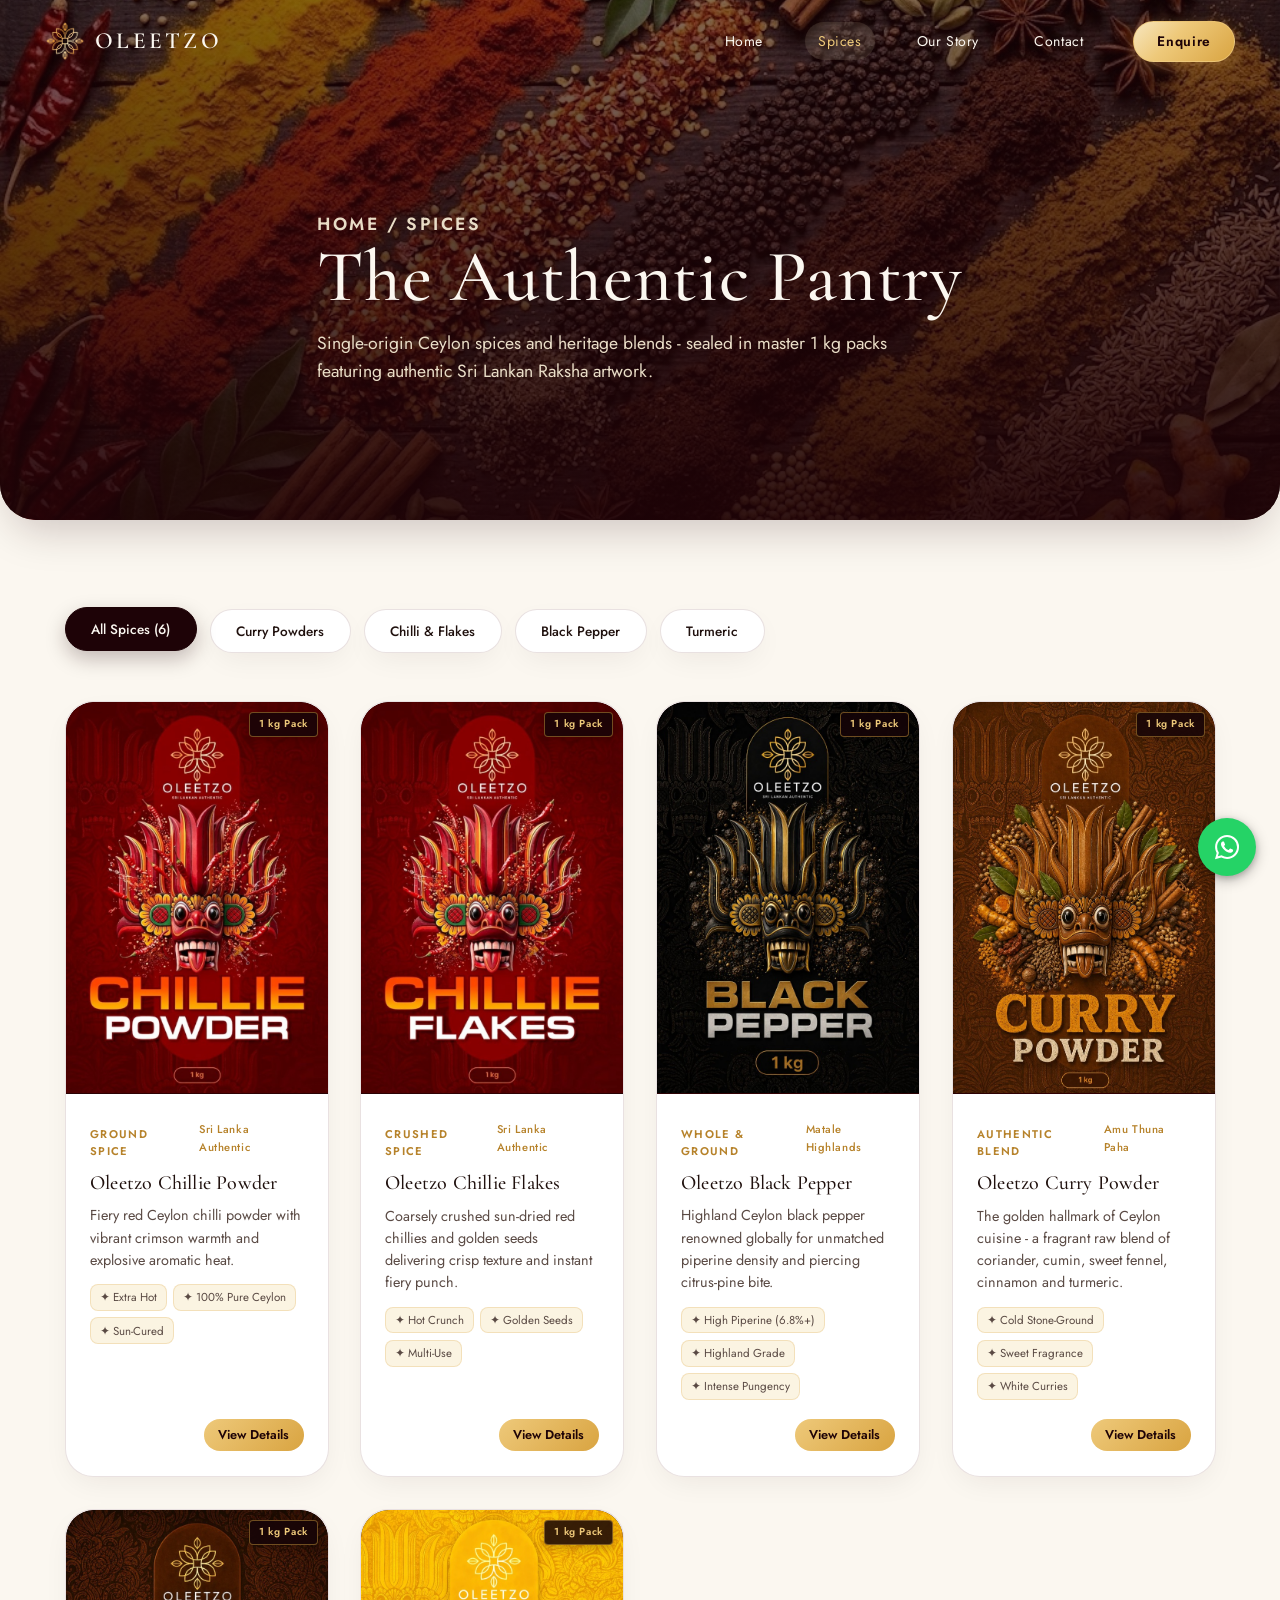
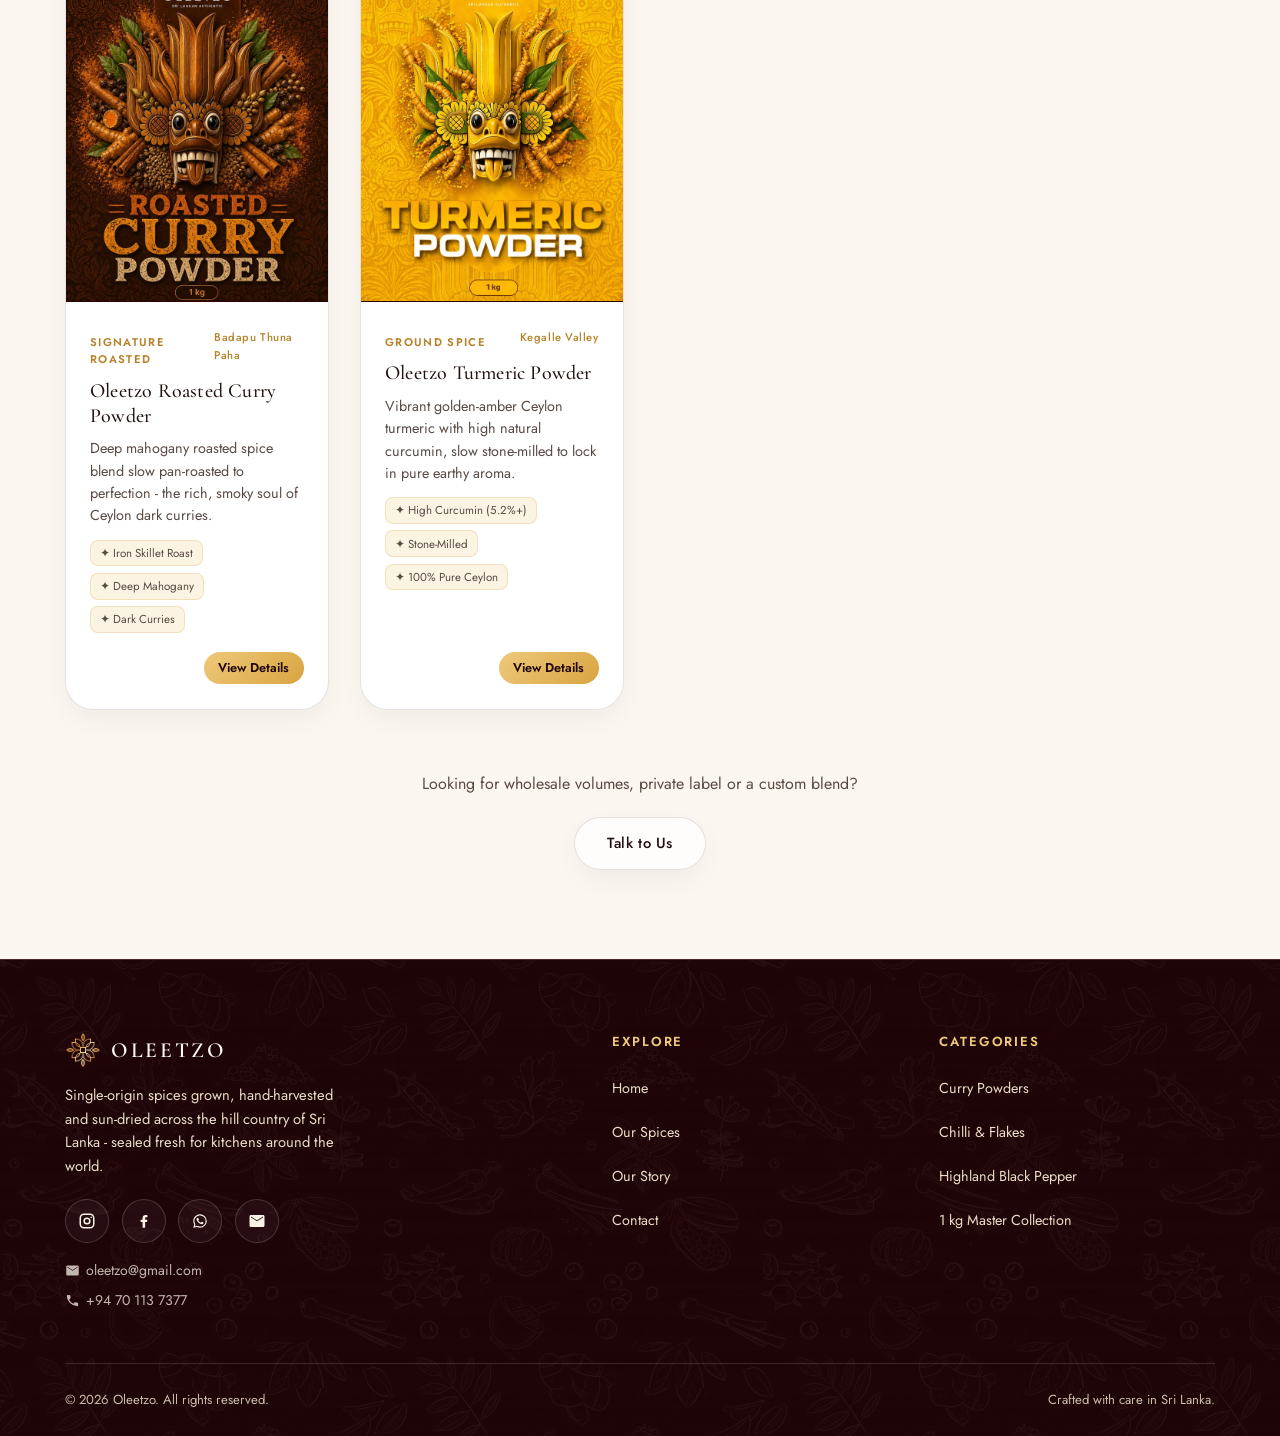
<file: products.html>
<!DOCTYPE html>
<html lang="en">

<head>
  <meta charset="UTF-8">
  <meta name="viewport" content="width=device-width, initial-scale=1.0, viewport-fit=cover">
  <title>Our Spices - Oleetzo</title>
  <meta name="description"
    content="Browse Oleetzo's authentic line of single-origin Ceylon spices - hand-harvested, stone-ground, and packed fresh in 1 kg master packs.">
  <meta name="theme-color" content="#1e0307">
  <meta name="apple-mobile-web-app-capable" content="yes">
  <meta name="apple-mobile-web-app-status-bar-style" content="black-translucent">

  <link rel="icon" href="assets/images/logo-mark.png">

  <!-- Performance: Preconnect & Load Google Fonts -->
  <link rel="preconnect" href="https://fonts.googleapis.com">
  <link rel="preconnect" href="https://fonts.gstatic.com" crossorigin>
  <link rel="stylesheet"
    href="https://fonts.googleapis.com/css2?family=Cormorant+Garamond:ital,wght@0,400;0,500;0,600;1,400&family=Jost:wght@300;400;500;600&display=swap">

  <link rel="stylesheet" href="css/global.css">
</head>

<body data-page="products">

  <!-- ================= SITE PRELOADER (3 SECONDS) ================= -->
  <div id="site-loader" class="loader-overlay" role="status" aria-live="polite" aria-label="Loading Oleetzo">
    <div class="loader-content">
      <div class="loader-emblem-wrap">
        <div class="loader-ambient-glow"></div>
        <div class="loader-glow-ring"></div>
        <div class="loader-glow-ring ring-2"></div>
        <div class="loader-glow-ring ring-3"></div>
        <img src="assets/images/logo-mark.png" alt="Oleetzo emblem" class="loader-logo-mark" width="90" height="90">
      </div>
      <div class="loader-title">OLEETZO</div>
      <div class="loader-sub">Single-Origin Ceylon Spices</div>
      <div class="loader-tagline">Pure &bull; Sun-Dried &bull; Authentic</div>
    </div>
  </div>

  <a href="#main-content" class="skip-link">Skip to main content</a>

  <header id="site-header"></header>

  <section class="page-banner" style="background-image:url('assets/images/spices-banner.jpg')">
    <div class="wrap page-banner-content">
      <p class="crumb">HOME / SPICES</p>
      <h1>The Authentic Pantry</h1>
      <p>Single-origin Ceylon spices and heritage blends - sealed in master 1 kg packs featuring authentic Sri Lankan
        Raksha artwork.</p>
    </div>
  </section>

  <section class="section-cream" id="main-content">
    <div class="wrap">

      <div class="filter-bar">
        <button class="filter-btn active" data-filter="all">All Spices (6)</button>
        <button class="filter-btn" data-filter="curry">Curry Powders</button>
        <button class="filter-btn" data-filter="chilli">Chilli &amp; Flakes</button>
        <button class="filter-btn" data-filter="pepper">Black Pepper</button>
        <button class="filter-btn" data-filter="turmeric">Turmeric</button>
      </div>

      <div class="product-grid">

        <!-- 1. CHILLIE POWDER -->
        <div class="product-card" data-category="chilli" id="chillie-powder">
          <a href="product-detail.html?id=chillie-powder">
            <div class="img packaging-img">
              <span class="pack-badge">1 kg Pack</span>
              <img loading="lazy" src="assets/images/products/chillie-powder.jpg" alt="Oleetzo Chillie Powder 1kg Pack">
            </div>
          </a>
          <div class="body">
            <div class="category-row">
              <p class="kind">GROUND SPICE</p>
              <span class="origin-tag">Sri Lanka Authentic</span>
            </div>
            <h3><a href="product-detail.html?id=chillie-powder">Oleetzo Chillie Powder</a></h3>
            <p>Fiery red Ceylon chilli powder with vibrant crimson warmth and explosive aromatic heat.</p>
            <div class="flavor-chips">
              <span>✦ Extra Hot</span>
              <span>✦ 100% Pure Ceylon</span>
              <span>✦ Sun-Cured</span>
            </div>
            <div class="meta">
              <a class="btn-enquire-card" href="product-detail.html?id=chillie-powder">View Details</a>
            </div>
          </div>
        </div>

        <!-- 2. CHILLIE FLAKES -->
        <div class="product-card" data-category="chilli" id="chillie-flakes">
          <a href="product-detail.html?id=chillie-flakes">
            <div class="img packaging-img">
              <span class="pack-badge">1 kg Pack</span>
              <img loading="lazy" src="assets/images/products/chillie-flakes.jpg" alt="Oleetzo Chillie Flakes 1kg Pack">
            </div>
          </a>
          <div class="body">
            <div class="category-row">
              <p class="kind">CRUSHED SPICE</p>
              <span class="origin-tag">Sri Lanka Authentic</span>
            </div>
            <h3><a href="product-detail.html?id=chillie-flakes">Oleetzo Chillie Flakes</a></h3>
            <p>Coarsely crushed sun-dried red chillies and golden seeds delivering crisp texture and instant fiery
              punch.</p>
            <div class="flavor-chips">
              <span>✦ Hot Crunch</span>
              <span>✦ Golden Seeds</span>
              <span>✦ Multi-Use</span>
            </div>
            <div class="meta">
              <a class="btn-enquire-card" href="product-detail.html?id=chillie-flakes">View Details</a>
            </div>
          </div>
        </div>

        <!-- 3. BLACK PEPPER -->
        <div class="product-card" data-category="pepper" id="black-pepper">
          <a href="product-detail.html?id=black-pepper">
            <div class="img packaging-img">
              <span class="pack-badge">1 kg Pack</span>
              <img loading="lazy" src="assets/images/products/black-pepper.jpg" alt="Oleetzo Black Pepper 1kg Pack">
            </div>
          </a>
          <div class="body">
            <div class="category-row">
              <p class="kind">WHOLE &amp; GROUND</p>
              <span class="origin-tag">Matale Highlands</span>
            </div>
            <h3><a href="product-detail.html?id=black-pepper">Oleetzo Black Pepper</a></h3>
            <p>Highland Ceylon black pepper renowned globally for unmatched piperine density and piercing citrus-pine
              bite.</p>
            <div class="flavor-chips">
              <span>✦ High Piperine (6.8%+)</span>
              <span>✦ Highland Grade</span>
              <span>✦ Intense Pungency</span>
            </div>
            <div class="meta">
              <a class="btn-enquire-card" href="product-detail.html?id=black-pepper">View Details</a>
            </div>
          </div>
        </div>

        <!-- 4. CURRY POWDER -->
        <div class="product-card" data-category="curry" id="curry-powder">
          <a href="product-detail.html?id=curry-powder">
            <div class="img packaging-img">
              <span class="pack-badge">1 kg Pack</span>
              <img loading="lazy" src="assets/images/products/curry-powder.jpg" alt="Oleetzo Curry Powder 1kg Pack">
            </div>
          </a>
          <div class="body">
            <div class="category-row">
              <p class="kind">AUTHENTIC BLEND</p>
              <span class="origin-tag">Amu Thuna Paha</span>
            </div>
            <h3><a href="product-detail.html?id=curry-powder">Oleetzo Curry Powder</a></h3>
            <p>The golden hallmark of Ceylon cuisine - a fragrant raw blend of coriander, cumin, sweet fennel, cinnamon
              and turmeric.</p>
            <div class="flavor-chips">
              <span>✦ Cold Stone-Ground</span>
              <span>✦ Sweet Fragrance</span>
              <span>✦ White Curries</span>
            </div>
            <div class="meta">
              <a class="btn-enquire-card" href="product-detail.html?id=curry-powder">View Details</a>
            </div>
          </div>
        </div>

        <!-- 5. ROASTED CURRY POWDER -->
        <div class="product-card" data-category="curry" id="roasted-curry-powder">
          <a href="product-detail.html?id=roasted-curry-powder">
            <div class="img packaging-img">
              <span class="pack-badge">1 kg Pack</span>
              <img loading="lazy" src="assets/images/products/roasted-curry-powder.jpg"
                alt="Oleetzo Roasted Curry Powder 1kg Pack">
            </div>
          </a>
          <div class="body">
            <div class="category-row">
              <p class="kind">SIGNATURE ROASTED</p>
              <span class="origin-tag">Badapu Thuna Paha</span>
            </div>
            <h3><a href="product-detail.html?id=roasted-curry-powder">Oleetzo Roasted Curry Powder</a></h3>
            <p>Deep mahogany roasted spice blend slow pan-roasted to perfection - the rich, smoky soul of Ceylon dark
              curries.</p>
            <div class="flavor-chips">
              <span>✦ Iron Skillet Roast</span>
              <span>✦ Deep Mahogany</span>
              <span>✦ Dark Curries</span>
            </div>
            <div class="meta">
              <a class="btn-enquire-card" href="product-detail.html?id=roasted-curry-powder">View Details</a>
            </div>
          </div>
        </div>

        <!-- 6. TURMERIC POWDER -->
        <div class="product-card" data-category="turmeric" id="turmeric-powder">
          <a href="product-detail.html?id=turmeric-powder">
            <div class="img packaging-img">
              <span class="pack-badge">1 kg Pack</span>
              <img loading="lazy" src="assets/images/products/turmeric-powder.jpg"
                alt="Oleetzo Turmeric Powder 1kg Pack">
            </div>
          </a>
          <div class="body">
            <div class="category-row">
              <p class="kind">GROUND SPICE</p>
              <span class="origin-tag">Kegalle Valley</span>
            </div>
            <h3><a href="product-detail.html?id=turmeric-powder">Oleetzo Turmeric Powder</a></h3>
            <p>Vibrant golden-amber Ceylon turmeric with high natural curcumin, slow stone-milled to lock in pure earthy
              aroma.</p>
            <div class="flavor-chips">
              <span>✦ High Curcumin (5.2%+)</span>
              <span>✦ Stone-Milled</span>
              <span>✦ 100% Pure Ceylon</span>
            </div>
            <div class="meta">
              <a class="btn-enquire-card" href="product-detail.html?id=turmeric-powder">View Details</a>
            </div>
          </div>
        </div>

      </div>

      <div style="text-align:center;margin-top:clamp(2.5rem, 5vw, 3.8rem);">
        <p class="section-lede" style="margin-inline:auto;text-align:center;">Looking for wholesale volumes, private
          label or a custom blend?</p>
        <a class="btn btn-line-dark" style="margin-top:1.2rem;" href="contact.html">Talk to Us</a>
      </div>

    </div>
  </section>

  <footer id="site-footer"></footer>

  <script src="js/header.js"></script>
  <script src="js/footer.js"></script>
  <script src="js/main.js"></script>
</body>

</html>
</file>
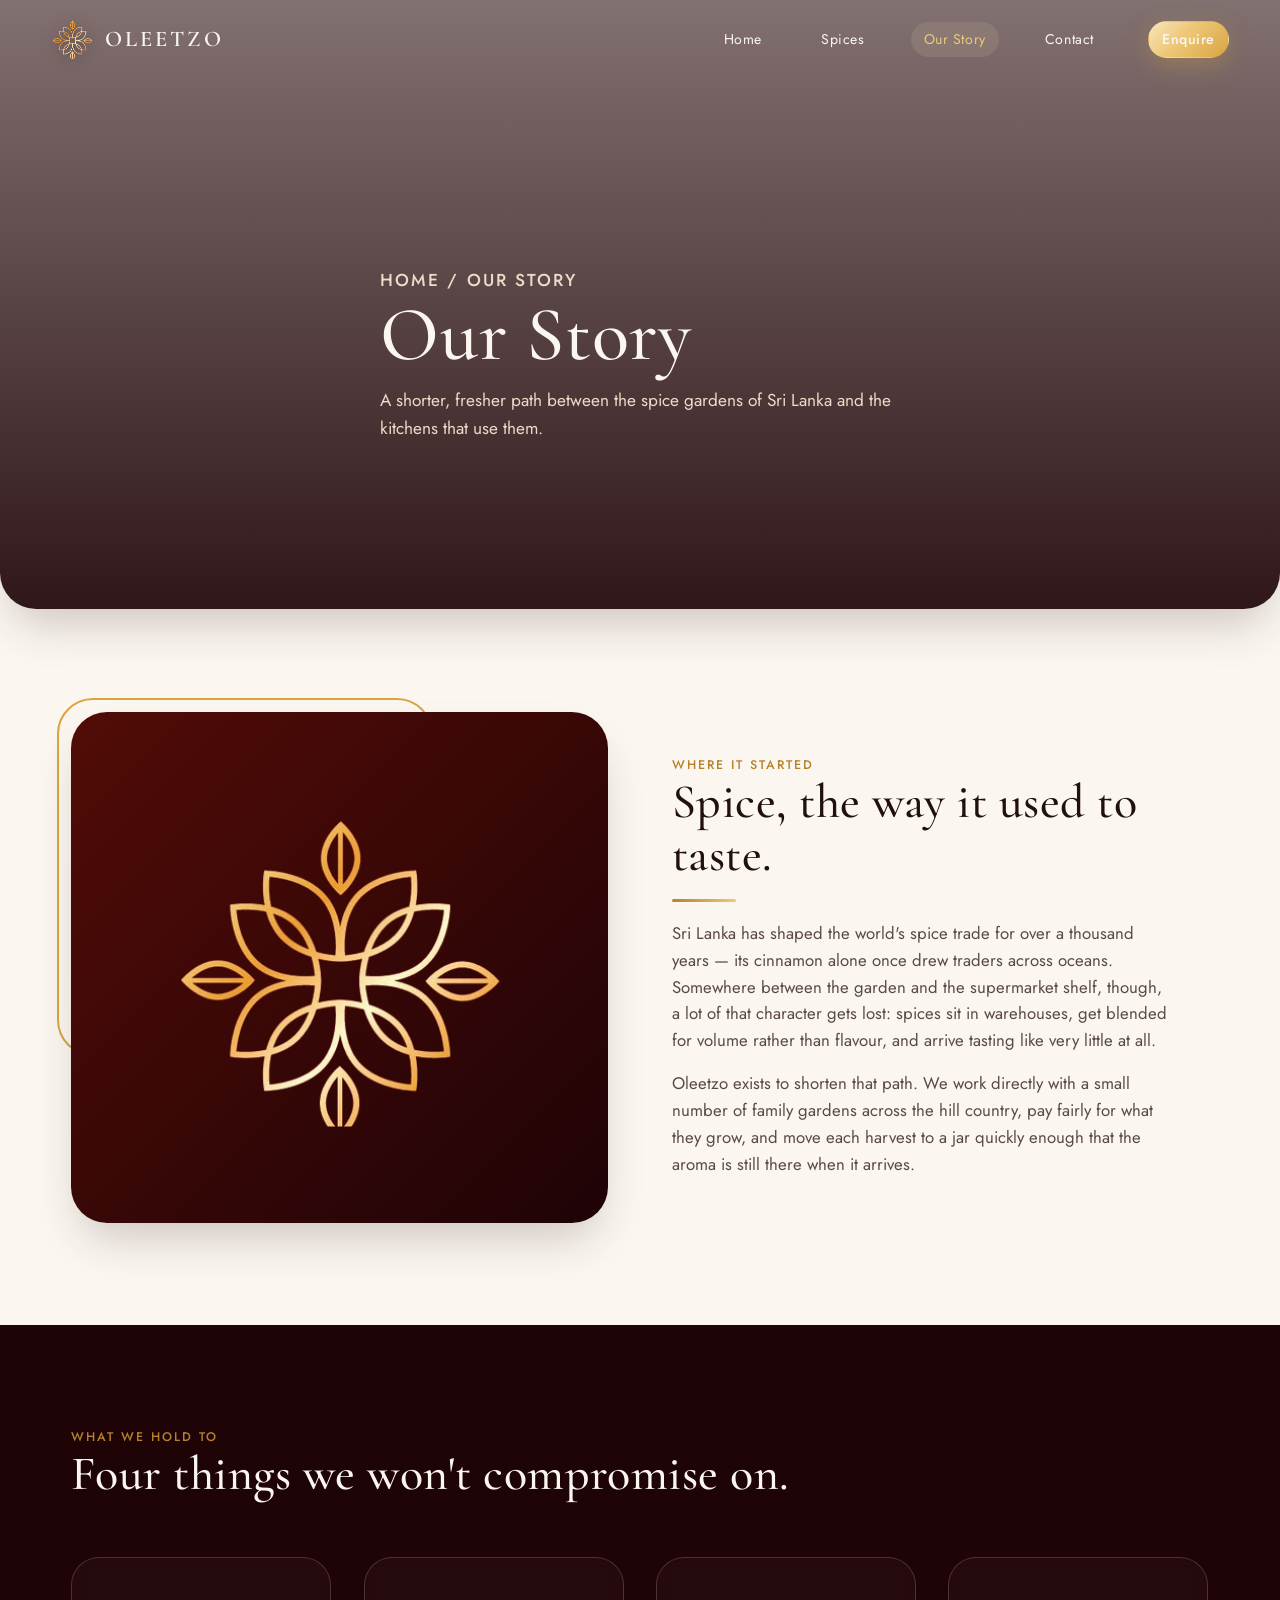
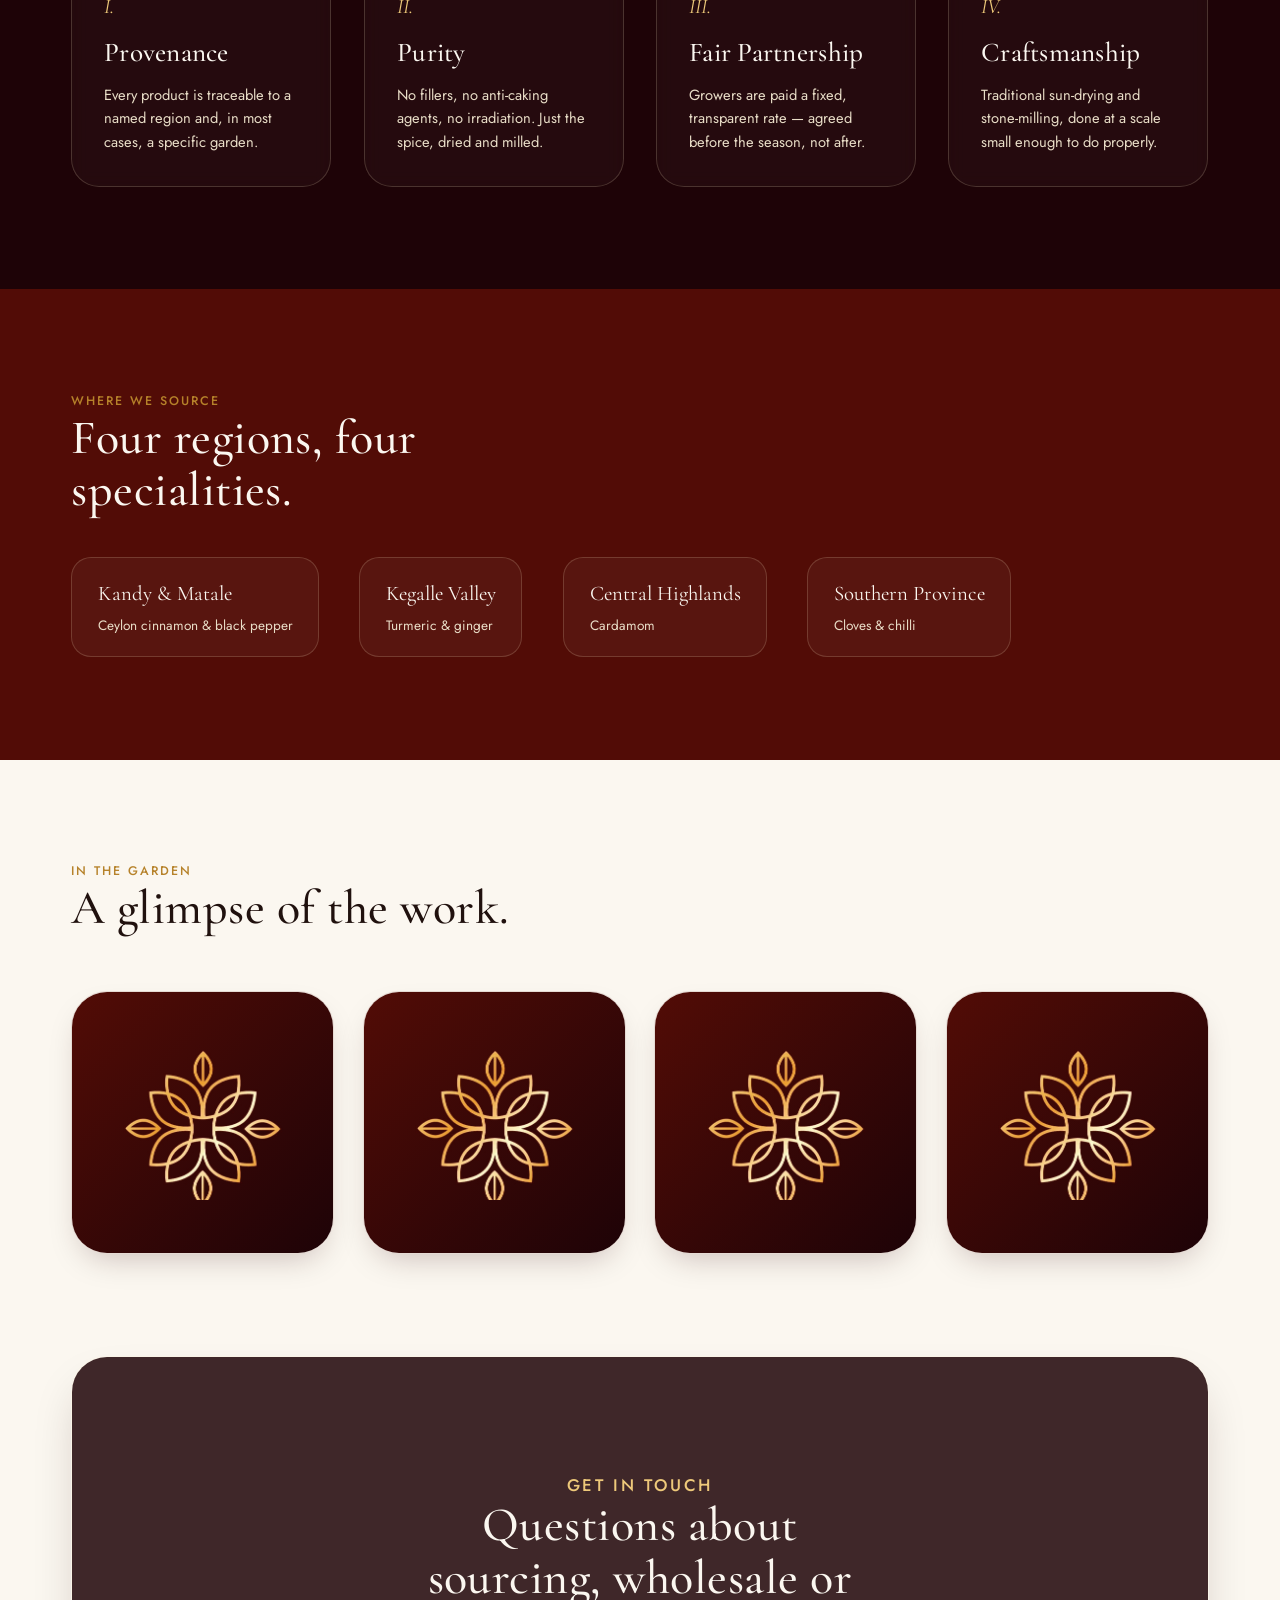
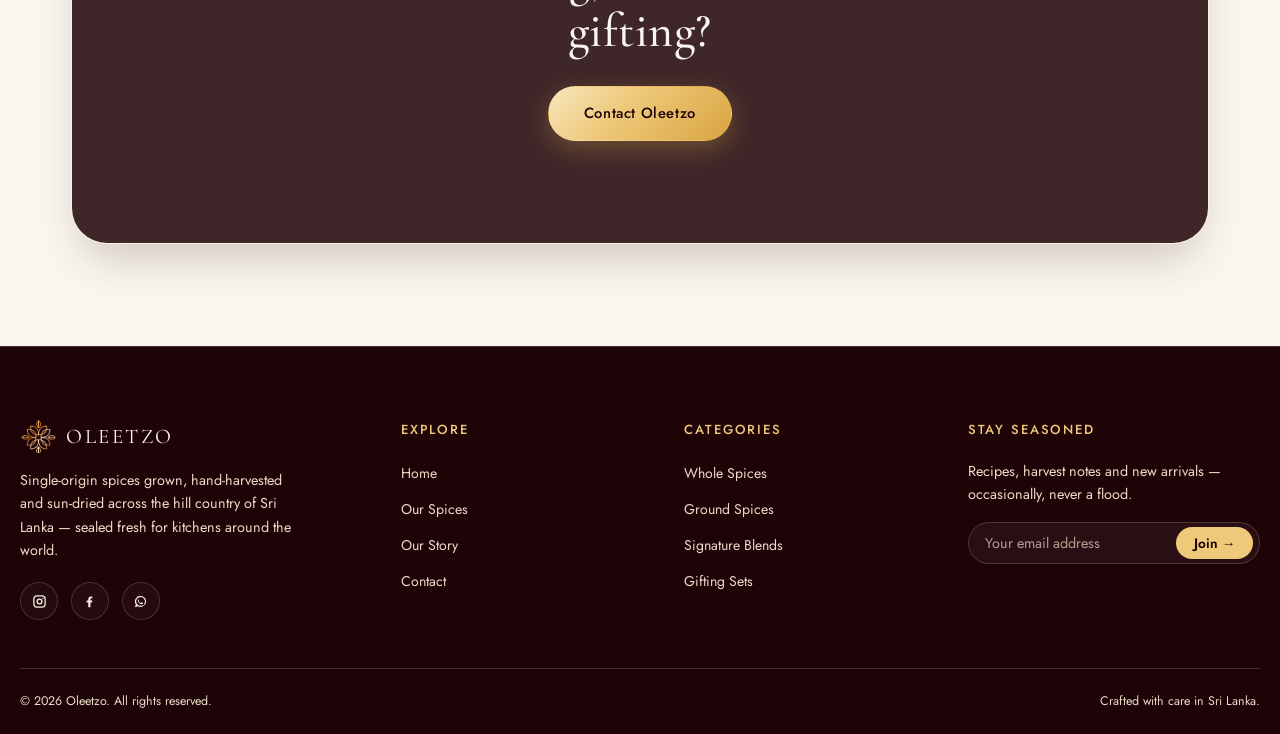
<file: oleetzo-website (2)/oleetzo/about.html>
<!DOCTYPE html>
<html lang="en">
<head>
<meta charset="UTF-8">
<meta name="viewport" content="width=device-width, initial-scale=1.0">
<title>Our Story — Oleetzo</title>
<meta name="description" content="How Oleetzo works with small family gardens across Sri Lanka to bring single-origin spices to your kitchen.">
<link rel="icon" href="assets/images/logo-mark.png">
<link rel="stylesheet" href="css/global.css">
</head>
<body data-page="about">

<header id="site-header"></header>

<section class="page-banner" style="background-image:url('https://commons.wikimedia.org/wiki/Special:FilePath/Marrakesh_spices.jpg?width=1600')">
  <div class="wrap page-banner-content">
    <p class="crumb">HOME / OUR STORY</p>
    <h1>Our Story</h1>
    <p>A shorter, fresher path between the spice gardens of Sri Lanka and the kitchens that use them.</p>
  </div>
</section>

<!-- ================= NARRATIVE ================= -->
<section class="section-cream">
  <div class="wrap split">
    <div class="split-media">
      <img class="ext-img" loading="lazy" src="https://commons.wikimedia.org/wiki/Special:FilePath/Curcuma_longa_roots.jpg?width=900" alt="Fresh turmeric root and powder">
    </div>
    <div class="split-body">
      <p class="eyebrow">WHERE IT STARTED</p>
      <h2>Spice, the way it used to taste.</h2>
      <hr class="gold-rule">
      <p class="section-lede" style="max-width:50ch;color:var(--ink-soft);">Sri Lanka has shaped the world's spice trade for over a thousand years — its cinnamon alone once drew traders across oceans. Somewhere between the garden and the supermarket shelf, though, a lot of that character gets lost: spices sit in warehouses, get blended for volume rather than flavour, and arrive tasting like very little at all.</p>
      <p class="section-lede" style="max-width:50ch;color:var(--ink-soft);margin-top:1rem;">Oleetzo exists to shorten that path. We work directly with a small number of family gardens across the hill country, pay fairly for what they grow, and move each harvest to a jar quickly enough that the aroma is still there when it arrives.</p>
    </div>
  </div>
</section>

<!-- ================= VALUES ================= -->
<section class="section-dark">
  <div class="wrap">
    <div class="section-head">
      <div>
        <p class="eyebrow">WHAT WE HOLD TO</p>
        <h2>Four things we won't compromise on.</h2>
      </div>
    </div>
    <div class="values-grid">
      <div class="value-card">
        <span class="num">I.</span>
        <h3>Provenance</h3>
        <p>Every product is traceable to a named region and, in most cases, a specific garden.</p>
      </div>
      <div class="value-card">
        <span class="num">II.</span>
        <h3>Purity</h3>
        <p>No fillers, no anti-caking agents, no irradiation. Just the spice, dried and milled.</p>
      </div>
      <div class="value-card">
        <span class="num">III.</span>
        <h3>Fair Partnership</h3>
        <p>Growers are paid a fixed, transparent rate — agreed before the season, not after.</p>
      </div>
      <div class="value-card">
        <span class="num">IV.</span>
        <h3>Craftsmanship</h3>
        <p>Traditional sun-drying and stone-milling, done at a scale small enough to do properly.</p>
      </div>
    </div>
  </div>
</section>

<!-- ================= REGIONS ================= -->
<section class="section-mid">
  <div class="wrap">
    <p class="eyebrow">WHERE WE SOURCE</p>
    <h2 style="max-width:16ch;">Four regions, four specialities.</h2>
    <div class="region-strip">
      <div class="region">
        <p class="name">Kandy &amp; Matale</p>
        <p class="note">Ceylon cinnamon &amp; black pepper</p>
      </div>
      <div class="region">
        <p class="name">Kegalle Valley</p>
        <p class="note">Turmeric &amp; ginger</p>
      </div>
      <div class="region">
        <p class="name">Central Highlands</p>
        <p class="note">Cardamom</p>
      </div>
      <div class="region">
        <p class="name">Southern Province</p>
        <p class="note">Cloves &amp; chilli</p>
      </div>
    </div>
  </div>
</section>

<!-- ================= CRAFT REPEAT / GALLERY ================= -->
<section class="section-cream">
  <div class="wrap">
    <div class="section-head">
      <div>
        <p class="eyebrow">IN THE GARDEN</p>
        <h2>A glimpse of the work.</h2>
      </div>
    </div>
    <div class="spice-grid" style="grid-template-columns:repeat(4,1fr);">
      <div class="spice-card">
        <div class="frame"><img class="ext-img" loading="lazy" src="https://commons.wikimedia.org/wiki/Special:FilePath/Cinnamomum_verum_spices.jpg?width=700" alt="Ceylon cinnamon sticks and flowers"></div>
      </div>
      <div class="spice-card">
        <div class="frame"><img class="ext-img" loading="lazy" src="https://commons.wikimedia.org/wiki/Special:FilePath/Bengali_spices.JPG?width=700" alt="A household mix of dried spices"></div>
      </div>
      <div class="spice-card">
        <div class="frame"><img class="ext-img" loading="lazy" src="https://commons.wikimedia.org/wiki/Special:FilePath/Morocco%2C_Spices.JPG?width=700" alt="Open-air spice stall"></div>
      </div>
      <div class="spice-card">
        <div class="frame"><img class="ext-img" loading="lazy" src="https://commons.wikimedia.org/wiki/Special:FilePath/Spicesindia.jpg?width=700" alt="Colourful ground spices"></div>
      </div>
    </div>
  </div>
</section>

<!-- ================= CTA ================= -->
<section class="section-cream" style="padding-top:0;">
  <div class="wrap">
    <div class="cta-banner" style="background-image:url('https://commons.wikimedia.org/wiki/Special:FilePath/Cinnamomum_verum_spices.jpg?width=1400')">
      <p class="eyebrow" style="color:var(--gold-300);">GET IN TOUCH</p>
      <h2>Questions about sourcing, wholesale or gifting?</h2>
      <a class="btn btn-gold" href="contact.html">Contact Oleetzo</a>
    </div>
  </div>
</section>

<footer id="site-footer"></footer>

<script src="js/header.js"></script>
<script src="js/footer.js"></script>
<script src="js/main.js"></script>
</body>
</html>
</file>
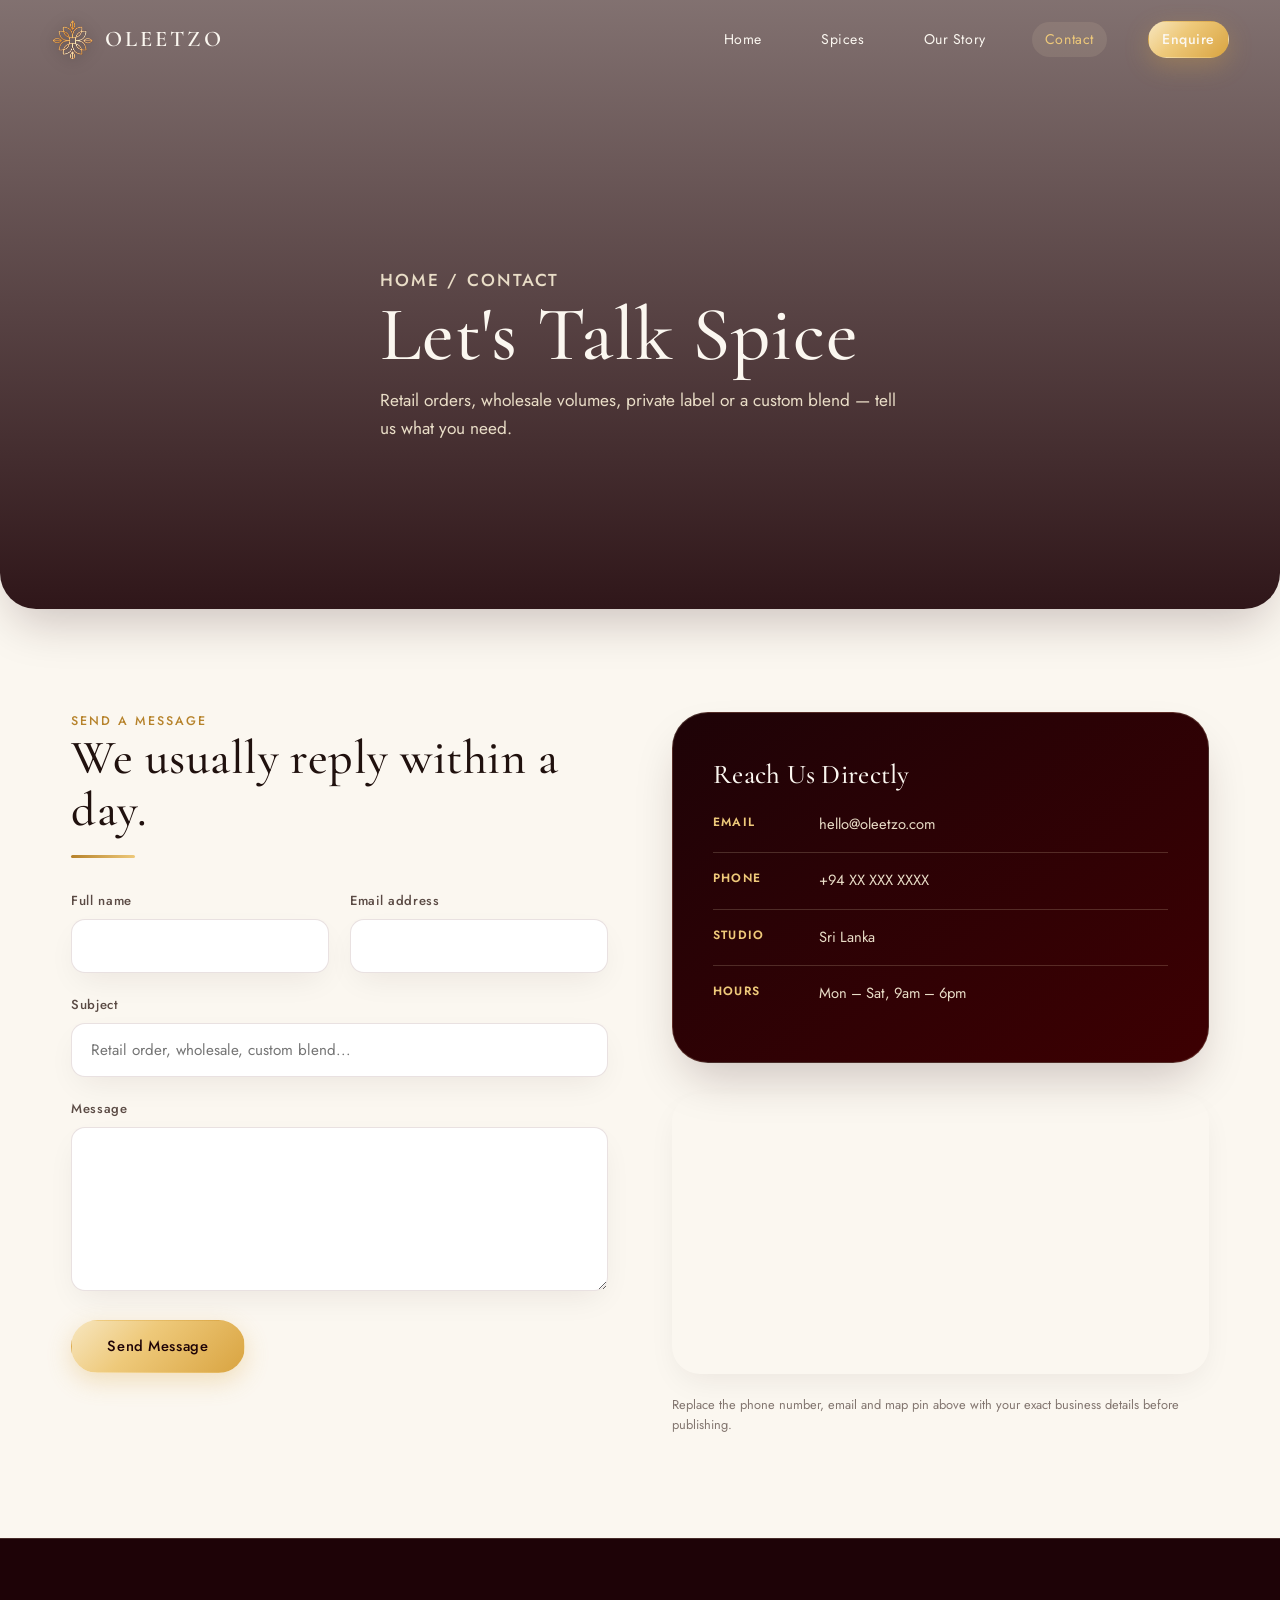
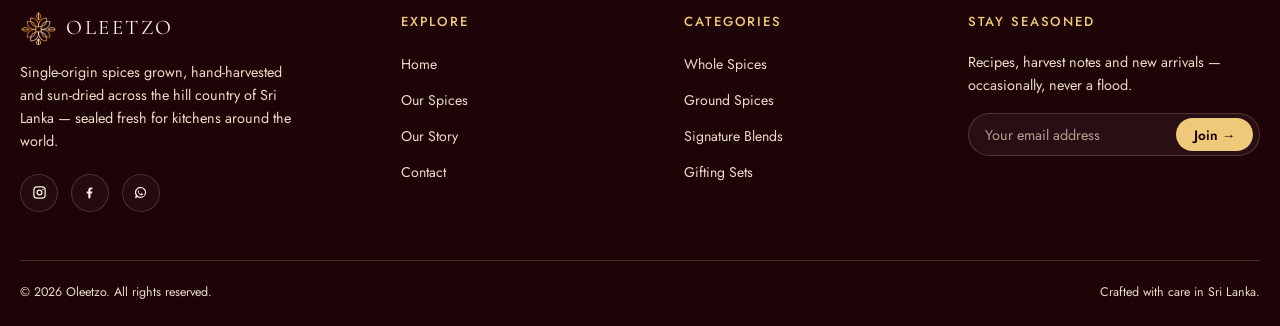
<file: oleetzo-website (2)/oleetzo/contact.html>
<!DOCTYPE html>
<html lang="en">
<head>
<meta charset="UTF-8">
<meta name="viewport" content="width=device-width, initial-scale=1.0">
<title>Contact — Oleetzo</title>
<meta name="description" content="Get in touch with Oleetzo for orders, wholesale enquiries and custom spice blends.">
<link rel="icon" href="assets/images/logo-mark.png">
<link rel="stylesheet" href="css/global.css">
</head>
<body data-page="contact">

<header id="site-header"></header>

<section class="page-banner" style="background-image:url('https://commons.wikimedia.org/wiki/Special:FilePath/Spicesindia.jpg?width=1600')">
  <div class="wrap page-banner-content">
    <p class="crumb">HOME / CONTACT</p>
    <h1>Let's Talk Spice</h1>
    <p>Retail orders, wholesale volumes, private label or a custom blend — tell us what you need.</p>
  </div>
</section>

<section class="section-cream">
  <div class="wrap contact-grid">

    <div>
      <p class="eyebrow">SEND A MESSAGE</p>
      <h2>We usually reply within a day.</h2>
      <hr class="gold-rule">
      <form id="contactForm" style="margin-top:2rem;">
        <div class="row2">
          <div class="field">
            <label for="name">Full name</label>
            <input type="text" id="name" required>
          </div>
          <div class="field">
            <label for="email">Email address</label>
            <input type="email" id="email" required>
          </div>
        </div>
        <div class="field">
          <label for="subject">Subject</label>
          <input type="text" id="subject" placeholder="Retail order, wholesale, custom blend...">
        </div>
        <div class="field">
          <label for="message">Message</label>
          <textarea id="message" rows="6" required></textarea>
        </div>
        <button type="submit" class="btn btn-gold">Send Message</button>
        <p class="form-note" id="contactNote"></p>
      </form>
    </div>

    <div>
      <div class="info-card">
        <h3 style="color:var(--ivory);">Reach Us Directly</h3>
        <div class="info-row">
          <span class="k">EMAIL</span>
          <span class="v">hello@oleetzo.com</span>
        </div>
        <div class="info-row">
          <span class="k">PHONE</span>
          <span class="v">+94 XX XXX XXXX</span>
        </div>
        <div class="info-row">
          <span class="k">STUDIO</span>
          <span class="v">Sri Lanka</span>
        </div>
        <div class="info-row">
          <span class="k">HOURS</span>
          <span class="v">Mon – Sat, 9am – 6pm</span>
        </div>
      </div>
      <iframe class="map-frame" loading="lazy" src="https://www.google.com/maps?q=Sri%20Lanka&output=embed" allowfullscreen></iframe>
      <p class="footer-note" style="color:var(--ink-soft);margin-top:0.8rem;">Replace the phone number, email and map pin above with your exact business details before publishing.</p>
    </div>

  </div>
</section>

<footer id="site-footer"></footer>

<script src="js/header.js"></script>
<script src="js/footer.js"></script>
<script src="js/main.js"></script>
</body>
</html>
</file>
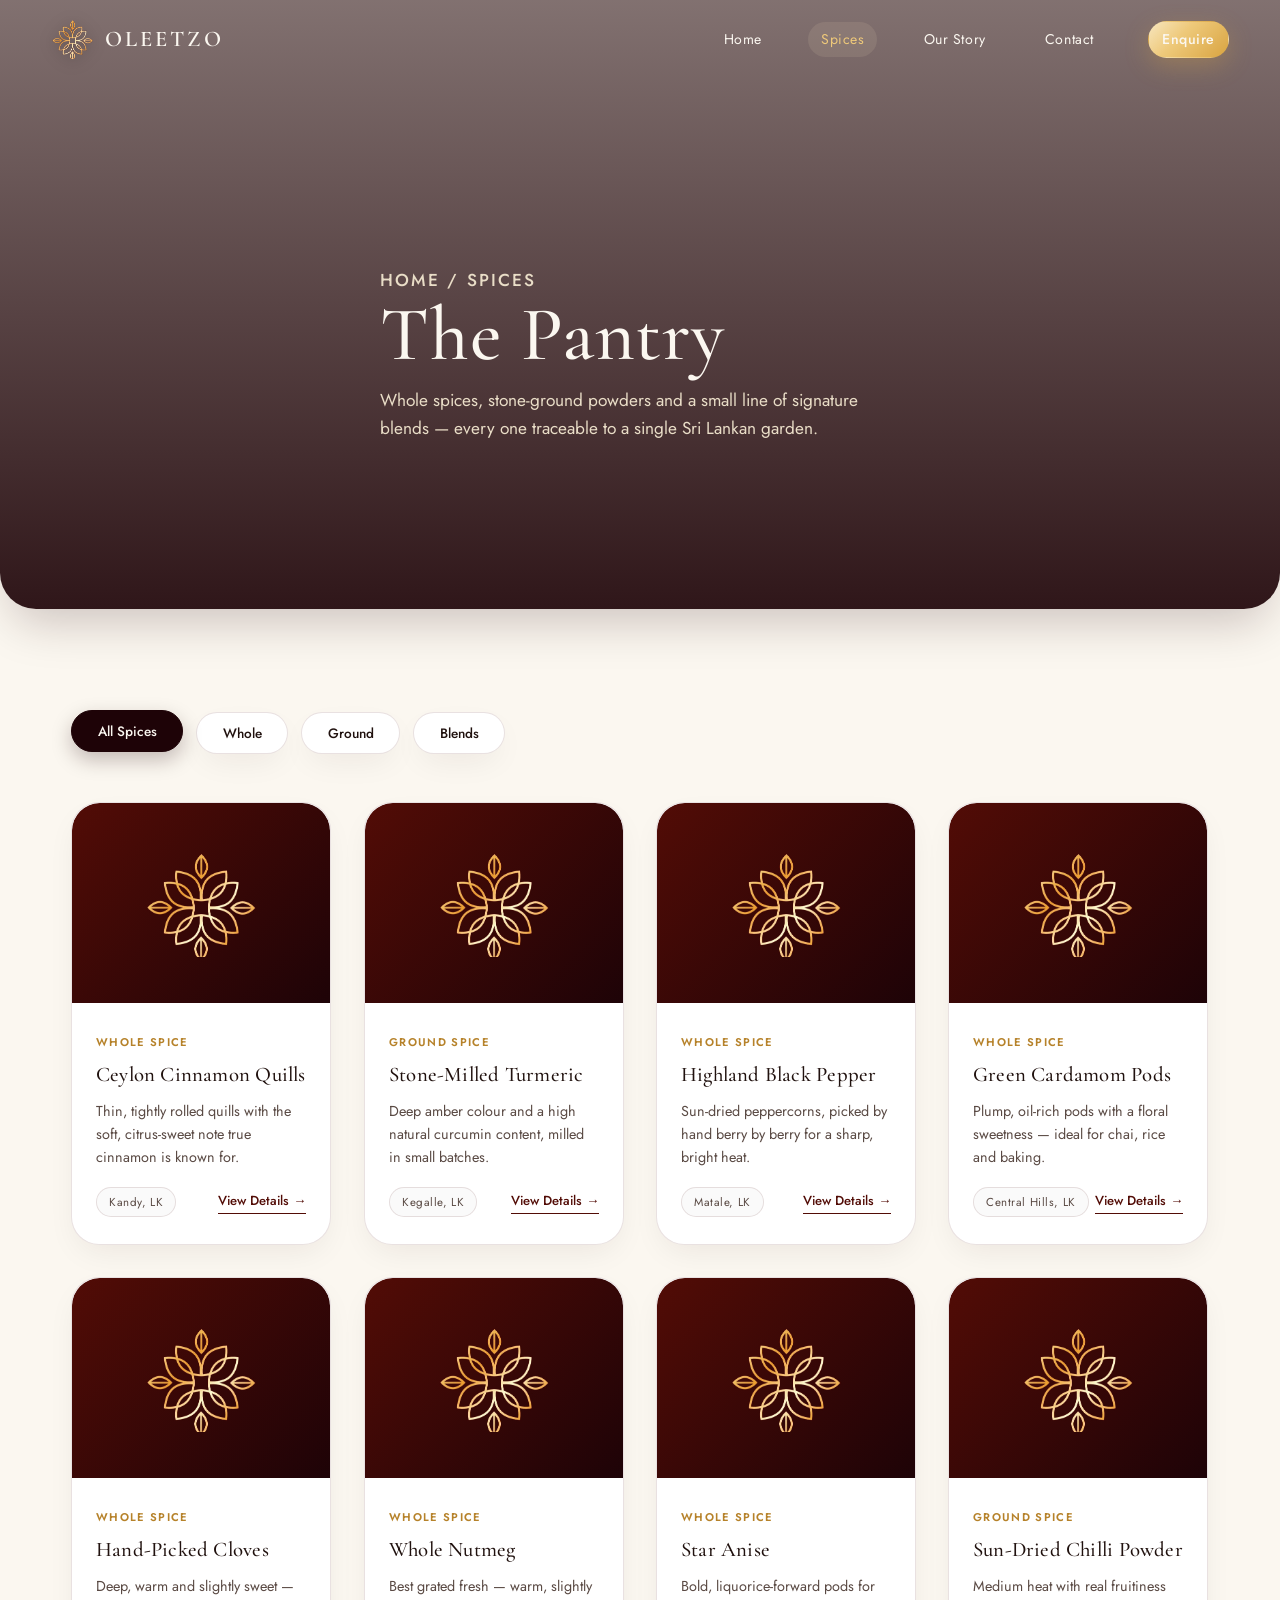
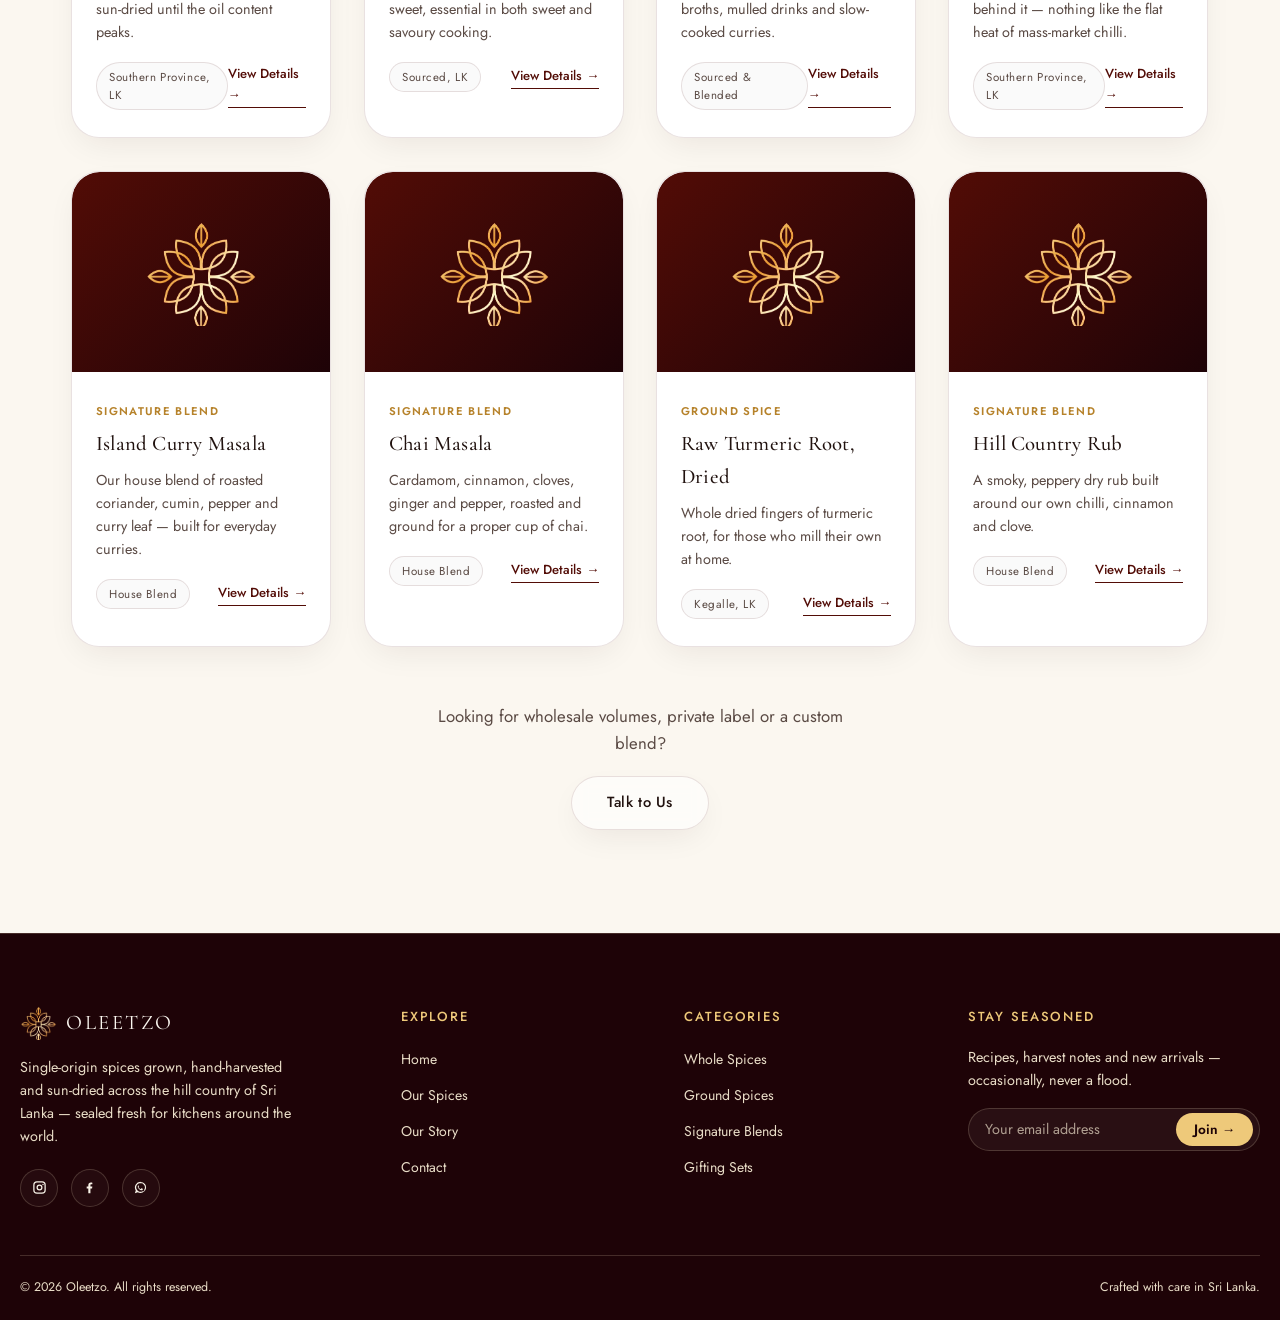
<file: oleetzo-website (2)/oleetzo/products.html>
<!DOCTYPE html>
<html lang="en">
<head>
<meta charset="UTF-8">
<meta name="viewport" content="width=device-width, initial-scale=1.0">
<title>Our Spices — Oleetzo</title>
<meta name="description" content="Browse Oleetzo's full pantry of single-origin Ceylon spices — whole, ground and signature blends.">
<link rel="icon" href="assets/images/logo-mark.png">
<link rel="stylesheet" href="css/global.css">
</head>
<body data-page="products">

<header id="site-header"></header>

<section class="page-banner" style="background-image:url('https://commons.wikimedia.org/wiki/Special:FilePath/Bengali_spices.JPG?width=1600')">
  <div class="wrap page-banner-content">
    <p class="crumb">HOME / SPICES</p>
    <h1>The Pantry</h1>
    <p>Whole spices, stone-ground powders and a small line of signature blends — every one traceable to a single Sri Lankan garden.</p>
  </div>
</section>

<section class="section-cream">
  <div class="wrap">

    <div class="filter-bar">
      <button class="filter-btn active" data-filter="all">All Spices</button>
      <button class="filter-btn" data-filter="whole">Whole</button>
      <button class="filter-btn" data-filter="ground">Ground</button>
      <button class="filter-btn" data-filter="blends">Blends</button>
    </div>

    <div class="product-grid">

      <div class="product-card" data-category="whole" id="whole">
        <a href="product-detail.html?id=cinnamon">
          <div class="img"><img class="ext-img" loading="lazy" src="https://commons.wikimedia.org/wiki/Special:FilePath/Cinnamomum_verum_spices.jpg?width=800" alt="Ceylon cinnamon sticks"></div>
        </a>
        <div class="body">
          <p class="kind">WHOLE SPICE</p>
          <h3><a href="product-detail.html?id=cinnamon">Ceylon Cinnamon Quills</a></h3>
          <p>Thin, tightly rolled quills with the soft, citrus-sweet note true cinnamon is known for.</p>
          <div class="meta"><span class="origin-pill">Kandy, LK</span><a class="enquire" href="product-detail.html?id=cinnamon">View Details &rarr;</a></div>
        </div>
      </div>

      <div class="product-card" data-category="ground" id="ground">
        <a href="product-detail.html?id=turmeric">
          <div class="img"><img class="ext-img" loading="lazy" src="https://commons.wikimedia.org/wiki/Special:FilePath/Turmeric-powder.jpg?width=800" alt="Turmeric powder"></div>
        </a>
        <div class="body">
          <p class="kind">GROUND SPICE</p>
          <h3><a href="product-detail.html?id=turmeric">Stone-Milled Turmeric</a></h3>
          <p>Deep amber colour and a high natural curcumin content, milled in small batches.</p>
          <div class="meta"><span class="origin-pill">Kegalle, LK</span><a class="enquire" href="product-detail.html?id=turmeric">View Details &rarr;</a></div>
        </div>
      </div>

      <div class="product-card" data-category="whole">
        <a href="product-detail.html?id=pepper">
          <div class="img"><img class="ext-img" loading="lazy" src="https://commons.wikimedia.org/wiki/Special:FilePath/Black_Pepper_IMG_4866_-_02.jpg?width=800" alt="Black peppercorns"></div>
        </a>
        <div class="body">
          <p class="kind">WHOLE SPICE</p>
          <h3><a href="product-detail.html?id=pepper">Highland Black Pepper</a></h3>
          <p>Sun-dried peppercorns, picked by hand berry by berry for a sharp, bright heat.</p>
          <div class="meta"><span class="origin-pill">Matale, LK</span><a class="enquire" href="product-detail.html?id=pepper">View Details &rarr;</a></div>
        </div>
      </div>

      <div class="product-card" data-category="whole">
        <a href="product-detail.html?id=cardamom">
          <div class="img"><img class="ext-img" loading="lazy" src="https://commons.wikimedia.org/wiki/Special:FilePath/ElettariaCardamomum.jpg?width=800" alt="Green cardamom pods"></div>
        </a>
        <div class="body">
          <p class="kind">WHOLE SPICE</p>
          <h3><a href="product-detail.html?id=cardamom">Green Cardamom Pods</a></h3>
          <p>Plump, oil-rich pods with a floral sweetness — ideal for chai, rice and baking.</p>
          <div class="meta"><span class="origin-pill">Central Hills, LK</span><a class="enquire" href="product-detail.html?id=cardamom">View Details &rarr;</a></div>
        </div>
      </div>

      <div class="product-card" data-category="whole">
        <a href="product-detail.html?id=cloves">
          <div class="img"><img class="ext-img" loading="lazy" src="https://commons.wikimedia.org/wiki/Special:FilePath/Clove_close_up.jpg?width=800" alt="Whole cloves"></div>
        </a>
        <div class="body">
          <p class="kind">WHOLE SPICE</p>
          <h3><a href="product-detail.html?id=cloves">Hand-Picked Cloves</a></h3>
          <p>Deep, warm and slightly sweet — sun-dried until the oil content peaks.</p>
          <div class="meta"><span class="origin-pill">Southern Province, LK</span><a class="enquire" href="product-detail.html?id=cloves">View Details &rarr;</a></div>
        </div>
      </div>

      <div class="product-card" data-category="whole">
        <a href="product-detail.html?id=nutmeg">
          <div class="img"><img class="ext-img" loading="lazy" src="https://commons.wikimedia.org/wiki/Special:FilePath/Myristica_Fragrans.jpg?width=800" alt="Whole nutmeg"></div>
        </a>
        <div class="body">
          <p class="kind">WHOLE SPICE</p>
          <h3><a href="product-detail.html?id=nutmeg">Whole Nutmeg</a></h3>
          <p>Best grated fresh — warm, slightly sweet, essential in both sweet and savoury cooking.</p>
          <div class="meta"><span class="origin-pill">Sourced, LK</span><a class="enquire" href="product-detail.html?id=nutmeg">View Details &rarr;</a></div>
        </div>
      </div>

      <div class="product-card" data-category="whole">
        <a href="product-detail.html?id=star-anise">
          <div class="img"><img class="ext-img" loading="lazy" src="https://commons.wikimedia.org/wiki/Special:FilePath/StarAnise.jpg?width=800" alt="Star anise"></div>
        </a>
        <div class="body">
          <p class="kind">WHOLE SPICE</p>
          <h3><a href="product-detail.html?id=star-anise">Star Anise</a></h3>
          <p>Bold, liquorice-forward pods for broths, mulled drinks and slow-cooked curries.</p>
          <div class="meta"><span class="origin-pill">Sourced &amp; Blended</span><a class="enquire" href="product-detail.html?id=star-anise">View Details &rarr;</a></div>
        </div>
      </div>

      <div class="product-card" data-category="ground">
        <a href="product-detail.html?id=chilli">
          <div class="img"><img class="ext-img" loading="lazy" src="https://commons.wikimedia.org/wiki/Special:FilePath/Capsicum_-_red_chili_chilli_-_piment_rouge_-_roter_Chili_01.jpg?width=800" alt="Red chillies"></div>
        </a>
        <div class="body">
          <p class="kind">GROUND SPICE</p>
          <h3><a href="product-detail.html?id=chilli">Sun-Dried Chilli Powder</a></h3>
          <p>Medium heat with real fruitiness behind it — nothing like the flat heat of mass-market chilli.</p>
          <div class="meta"><span class="origin-pill">Southern Province, LK</span><a class="enquire" href="product-detail.html?id=chilli">View Details &rarr;</a></div>
        </div>
      </div>

      <div class="product-card" data-category="blends" id="blends">
        <a href="product-detail.html?id=island-masala">
          <div class="img"><img class="ext-img" loading="lazy" src="https://commons.wikimedia.org/wiki/Special:FilePath/Spicesindia.jpg?width=800" alt="Assorted ground spices"></div>
        </a>
        <div class="body">
          <p class="kind">SIGNATURE BLEND</p>
          <h3><a href="product-detail.html?id=island-masala">Island Curry Masala</a></h3>
          <p>Our house blend of roasted coriander, cumin, pepper and curry leaf — built for everyday curries.</p>
          <div class="meta"><span class="origin-pill">House Blend</span><a class="enquire" href="product-detail.html?id=island-masala">View Details &rarr;</a></div>
        </div>
      </div>

      <div class="product-card" data-category="blends">
        <a href="product-detail.html?id=chai-masala">
          <div class="img"><img class="ext-img" loading="lazy" src="https://commons.wikimedia.org/wiki/Special:FilePath/Bengali_spices.JPG?width=800" alt="Assorted whole and ground spices"></div>
        </a>
        <div class="body">
          <p class="kind">SIGNATURE BLEND</p>
          <h3><a href="product-detail.html?id=chai-masala">Chai Masala</a></h3>
          <p>Cardamom, cinnamon, cloves, ginger and pepper, roasted and ground for a proper cup of chai.</p>
          <div class="meta"><span class="origin-pill">House Blend</span><a class="enquire" href="product-detail.html?id=chai-masala">View Details &rarr;</a></div>
        </div>
      </div>

      <div class="product-card" data-category="ground">
        <a href="product-detail.html?id=turmeric-root">
          <div class="img"><img class="ext-img" loading="lazy" src="https://commons.wikimedia.org/wiki/Special:FilePath/Curcuma_longa_roots.jpg?width=800" alt="Turmeric root and powder"></div>
        </a>
        <div class="body">
          <p class="kind">GROUND SPICE</p>
          <h3><a href="product-detail.html?id=turmeric-root">Raw Turmeric Root, Dried</a></h3>
          <p>Whole dried fingers of turmeric root, for those who mill their own at home.</p>
          <div class="meta"><span class="origin-pill">Kegalle, LK</span><a class="enquire" href="product-detail.html?id=turmeric-root">View Details &rarr;</a></div>
        </div>
      </div>

      <div class="product-card" data-category="blends">
        <a href="product-detail.html?id=hill-country-rub">
          <div class="img"><img class="ext-img" loading="lazy" src="https://commons.wikimedia.org/wiki/Special:FilePath/Marrakesh_spices.jpg?width=800" alt="Spice market stall"></div>
        </a>
        <div class="body">
          <p class="kind">SIGNATURE BLEND</p>
          <h3><a href="product-detail.html?id=hill-country-rub">Hill Country Rub</a></h3>
          <p>A smoky, peppery dry rub built around our own chilli, cinnamon and clove.</p>
          <div class="meta"><span class="origin-pill">House Blend</span><a class="enquire" href="product-detail.html?id=hill-country-rub">View Details &rarr;</a></div>
        </div>
      </div>

    </div>

    <div style="text-align:center;margin-top:3.5rem;">
      <p class="section-lede" style="margin-inline:auto;text-align:center;">Looking for wholesale volumes, private label or a custom blend?</p>
      <a class="btn btn-line-dark" style="margin-top:1.2rem;" href="contact.html">Talk to Us</a>
    </div>

  </div>
</section>

<footer id="site-footer"></footer>

<script src="js/header.js"></script>
<script src="js/footer.js"></script>
<script src="js/main.js"></script>
</body>
</html>
</file>
<file: css/global.css>
/* =====================================================
                    Global Stylesheet
======================================================== */

:root {
  /* ---- palette ---- */
  --wine-950: #1e0307;
  --wine-900: #3d0002;
  --wine-800: #520c06;
  --wine-700: #6b140a;
  --gold-100: #f7e6bf;
  --gold-300: #eec97a;
  --gold-500: #d9a441;
  --gold-700: #b6822a;
  --ivory: #fbf7f0;
  --ivory-dim: #e9ddc7;
  --ink: #20110e;
  --ink-soft: #5a4a44;
  --line-on-dark: rgba(247, 230, 191, 0.18);
  --line-on-light: rgba(74, 10, 10, 0.12);

  /* ---- typography ---- */
  --f-display: 'Cormorant Garamond', Georgia, serif;
  --f-body: 'Jost', -apple-system, BlinkMacSystemFont, 'Segoe UI', Roboto, Helvetica, Arial, sans-serif;

  /* ---- spacing / rounded radius design system ---- */
  --gutter: clamp(1rem, 3.5vw, 3.25rem);
  --radius-xs: 8px;
  --radius-sm: 14px;
  --radius-md: 20px;
  --radius-lg: 28px;
  --radius-xl: 36px;
  --radius-pill: 9999px;
  --radius-soft: 20px;
  --max: 1240px;
  --dur: 0.4s;

  --shadow-soft: 0 10px 30px -8px rgba(38, 5, 10, 0.08);
  --shadow-hover: 0 20px 44px -12px rgba(38, 5, 10, 0.22);
  --shadow-gold: 0 10px 28px rgba(238, 201, 122, 0.28);
}

*,
*::before,
*::after {
  box-sizing: border-box;
}

html {
  scroll-behavior: smooth;
  -webkit-text-size-adjust: 100%;
  text-size-adjust: 100%;
  overflow-x: clip;
}

body {
  margin: 0;
  font-family: var(--f-body);
  color: var(--ink);
  background: var(--ivory);
  -webkit-font-smoothing: antialiased;
  -moz-osx-font-smoothing: grayscale;
  line-height: 1.6;
  overflow-x: clip;
  width: 100%;
  position: relative;
  min-height: 100vh;
}

/* Accessibility Skip Link */
.skip-link {
  position: absolute;
  top: -120px;
  left: 1rem;
  background: var(--gold-500);
  color: var(--wine-950);
  padding: 0.8rem 1.5rem;
  border-radius: var(--radius-pill);
  font-weight: 600;
  font-size: 0.9rem;
  z-index: 999999;
  box-shadow: 0 8px 24px rgba(0, 0, 0, 0.3);
  transition: top 0.25s ease;
  text-decoration: none;
}

.skip-link:focus {
  top: 1rem;
  outline: 3px solid var(--ivory);
}

/* =====================================================
   SITE PRELOADER LOGO & EMBLEM ANIMATION (3 SECONDS)
   ===================================================== */
.loader-overlay {
  position: fixed;
  inset: 0;
  z-index: 999999;
  background: radial-gradient(circle at 50% 45%, #4a0208 0%, #260307 45%, #120103 100%);
  display: flex;
  align-items: center;
  justify-content: center;
  padding: 1.5rem;
  overflow: hidden;
  transition: opacity 0.85s cubic-bezier(0.16, 1, 0.3, 1), transform 0.85s cubic-bezier(0.16, 1, 0.3, 1), visibility 0.85s cubic-bezier(0.16, 1, 0.3, 1);
  will-change: opacity, transform;
}

.loader-overlay::before {
  content: "";
  position: absolute;
  inset: 0;
  background-image: radial-gradient(rgba(238, 201, 122, 0.08) 1px, transparent 1px);
  background-size: 28px 28px;
  opacity: 0.6;
  pointer-events: none;
}

/* Background Botanical Spices Pattern (Vignetted radial mask spreading around logo & text) */
.loader-overlay::after {
  content: "";
  position: absolute;
  inset: -40px;
  background-image: url('../assets/images/footer-spices-pattern.png');
  background-repeat: repeat;
  background-size: 340px 340px;
  background-position: center;
  pointer-events: none;
  z-index: 1;
  filter: invert(1) sepia(0.65) hue-rotate(345deg);
  mix-blend-mode: screen;
  opacity: 0.085;
  -webkit-mask-image: radial-gradient(circle at center, transparent 135px, rgba(0, 0, 0, 0.45) 230px, rgba(0, 0, 0, 1) 370px);
  mask-image: radial-gradient(circle at center, transparent 135px, rgba(0, 0, 0, 0.45) 230px, rgba(0, 0, 0, 1) 370px);
  animation: loaderPatternFloat 22s ease-in-out infinite alternate;
}

@keyframes loaderPatternFloat {
  0% {
    transform: scale(1) translate(0, 0);
  }
  50% {
    transform: scale(1.05) translate(-1%, -1.2%);
  }
  100% {
    transform: scale(1) translate(0, 0);
  }
}

.loader-overlay.is-loaded {
  opacity: 0;
  transform: scale(1.04);
  visibility: hidden;
  pointer-events: none;
}

.loader-content {
  display: flex;
  flex-direction: column;
  align-items: center;
  text-align: center;
  max-width: 440px;
  width: 100%;
  position: relative;
  z-index: 2;
  animation: loaderContentEnter 0.8s cubic-bezier(0.16, 1, 0.3, 1) forwards;
}

@keyframes loaderContentEnter {
  0% {
    opacity: 0;
    transform: translateY(18px) scale(0.96);
  }
  100% {
    opacity: 1;
    transform: translateY(0) scale(1);
  }
}

.loader-emblem-wrap {
  position: relative;
  width: 124px;
  height: 124px;
  display: flex;
  align-items: center;
  justify-content: center;
  margin-bottom: 1.6rem;
}

/* Water Drop Ripple Concentric Rings */
.loader-glow-ring {
  position: absolute;
  inset: -2px;
  border-radius: 50%;
  border: 1.5px solid rgba(247, 230, 191, 0.85);
  box-shadow: 0 0 6px rgba(238, 201, 122, 0.4), inset 0 0 4px rgba(247, 230, 191, 0.25);
  animation: waterRipple 3s cubic-bezier(0.1, 0.45, 0.25, 1) infinite;
  z-index: 1;
  pointer-events: none;
  transform-origin: center center;
  will-change: transform, opacity;
}

.loader-glow-ring.ring-2 {
  animation-delay: 1s;
}

.loader-glow-ring.ring-3 {
  animation-delay: 2s;
}

.loader-ambient-glow {
  position: absolute;
  width: 110px;
  height: 110px;
  background: radial-gradient(circle, rgba(238, 201, 122, 0.1) 0%, transparent 70%);
  border-radius: 50%;
  filter: blur(10px);
  z-index: 1;
  opacity: 0.35;
}

.loader-logo-mark {
  width: 86px;
  height: 86px;
  object-fit: contain;
  position: relative;
  z-index: 3;
  animation: emblemBloom 3s cubic-bezier(0.16, 1, 0.3, 1) infinite alternate;
  filter: drop-shadow(0 4px 14px rgba(0, 0, 0, 0.6)) drop-shadow(0 0 3px rgba(238, 201, 122, 0.25));
}

@keyframes emblemBloom {
  0% {
    transform: scale(0.97) translateY(0);
    filter: drop-shadow(0 3px 10px rgba(0, 0, 0, 0.55));
  }
  50% {
    transform: scale(1.02) translateY(-2px);
    filter: drop-shadow(0 5px 16px rgba(0, 0, 0, 0.65)) drop-shadow(0 0 5px rgba(238, 201, 122, 0.3));
  }
  100% {
    transform: scale(0.97) translateY(0);
    filter: drop-shadow(0 3px 10px rgba(0, 0, 0, 0.55));
  }
}

/* Water Ripple Physics: Concentric expanding waves with fluid deceleration */
@keyframes waterRipple {
  0% {
    transform: scale(0.72);
    opacity: 0;
    border-width: 2px;
  }
  6% {
    opacity: 0.95;
    border-color: rgba(255, 248, 230, 0.95);
    box-shadow: 0 0 8px rgba(238, 201, 122, 0.5), inset 0 0 5px rgba(247, 230, 191, 0.35);
  }
  25% {
    opacity: 0.72;
    border-width: 1.5px;
    border-color: rgba(247, 230, 191, 0.75);
    box-shadow: 0 0 8px rgba(238, 201, 122, 0.35), inset 0 0 4px rgba(247, 230, 191, 0.2);
  }
  60% {
    opacity: 0.35;
    border-width: 1px;
    border-color: rgba(238, 201, 122, 0.5);
    box-shadow: 0 0 10px rgba(238, 201, 122, 0.2);
  }
  100% {
    transform: scale(1.88);
    opacity: 0;
    border-width: 1px;
    border-color: rgba(238, 201, 122, 0);
    box-shadow: 0 0 14px rgba(238, 201, 122, 0);
  }
}

.loader-title {
  font-family: var(--f-display);
  font-size: clamp(2.2rem, 5.5vw, 2.85rem);
  font-weight: 600;
  color: var(--ivory);
  letter-spacing: 0.32em;
  margin-left: 0.32em;
  background: linear-gradient(180deg, #ffffff 0%, #fbf7f0 35%, #eec97a 85%, #d9a441 100%);
  -webkit-background-clip: text;
  -webkit-text-fill-color: transparent;
  animation: titleShimmer 2.8s ease-in-out infinite alternate;
  line-height: 1.1;
  filter: drop-shadow(0 2px 8px rgba(0, 0, 0, 0.6));
}

@keyframes titleShimmer {
  0% {
    filter: drop-shadow(0 2px 6px rgba(0, 0, 0, 0.55));
    letter-spacing: 0.31em;
  }
  100% {
    filter: drop-shadow(0 3px 12px rgba(0, 0, 0, 0.75));
    letter-spacing: 0.34em;
  }
}

.loader-sub {
  font-family: var(--f-body);
  font-size: 0.82rem;
  letter-spacing: 0.24em;
  color: var(--gold-300);
  margin-top: 0.65rem;
  text-transform: uppercase;
  font-weight: 500;
  opacity: 0.95;
  text-shadow: 0 1px 6px rgba(0, 0, 0, 0.5);
}

.loader-tagline {
  font-size: 0.7rem;
  letter-spacing: 0.28em;
  color: var(--ivory-dim);
  text-transform: uppercase;
  margin-top: 0.5rem;
  opacity: 0.75;
}

.loader-content::after {
  content: "";
  display: block;
  width: 48px;
  height: 2px;
  background: linear-gradient(90deg, transparent, var(--gold-300), transparent);
  margin-top: 1.5rem;
  border-radius: 99px;
  animation: dividerShimmer 2.4s ease-in-out infinite alternate;
}

@keyframes dividerShimmer {
  0% { opacity: 0.4; transform: scaleX(0.7); }
  100% { opacity: 1; transform: scaleX(1.3); }
}

@media (max-width: 480px) {
  .loader-emblem-wrap {
    width: 110px;
    height: 110px;
    margin-bottom: 1.5rem;
  }
  .loader-logo-mark {
    width: 76px;
    height: 76px;
  }
  .loader-title {
    font-size: 1.95rem;
    letter-spacing: 0.26em;
    margin-left: 0.26em;
  }
  .loader-sub {
    font-size: 0.75rem;
    letter-spacing: 0.2em;
  }
  .loader-tagline {
    font-size: 0.65rem;
    letter-spacing: 0.2em;
  }
  .loader-overlay::after {
    background-size: 250px 250px;
    -webkit-mask-image: radial-gradient(circle at center, transparent 110px, rgba(0, 0, 0, 0.4) 180px, rgba(0, 0, 0, 1) 280px);
    mask-image: radial-gradient(circle at center, transparent 110px, rgba(0, 0, 0, 0.4) 180px, rgba(0, 0, 0, 1) 280px);
    opacity: 0.075;
  }
}

img {
  max-width: 100%;
  height: auto;
  display: block;
}

img.ext-img.fallback {
  object-fit: contain !important;
  padding: 18% !important;
  background: linear-gradient(135deg, var(--wine-800), var(--wine-950));
}

a {
  color: inherit;
  text-decoration: none;
  -webkit-tap-highlight-color: transparent;
}

ul {
  list-style: none;
  margin: 0;
  padding: 0;
}

input,
textarea,
select,
button {
  font-family: inherit;
  font-size: 1rem;
}

@media (prefers-reduced-motion: reduce) {
  * {
    animation-duration: 0.001ms !important;
    animation-iteration-count: 1 !important;
    transition-duration: 0.001ms !important;
    scroll-behavior: auto !important;
  }
}

:focus-visible {
  outline: 2px solid var(--gold-500);
  outline-offset: 3px;
}

.wrap {
  max-width: var(--max);
  margin-inline: auto;
  padding-inline: var(--gutter);
  padding-left: max(var(--gutter), env(safe-area-inset-left));
  padding-right: max(var(--gutter), env(safe-area-inset-right));
}

h1,
h2,
h3,
h4 {
  font-family: var(--f-display);
  font-weight: 500;
  margin: 0;
  letter-spacing: 0.01em;
  overflow-wrap: break-word;
}

h1 {
  font-size: clamp(2rem, 5.2vw + 0.4rem, 4.8rem);
  line-height: 1.06;
}

h2 {
  font-size: clamp(1.65rem, 3.6vw + 0.3rem, 3rem);
  line-height: 1.14;
}

h3 {
  font-size: clamp(1.2rem, 2vw + 0.25rem, 1.7rem);
  line-height: 1.25;
}

h4 {
  font-size: clamp(0.95rem, 1.2vw + 0.2rem, 1.18rem);
  line-height: 1.35;
}

p {
  margin: 0;
  overflow-wrap: break-word;
}

.eyebrow {
  font-family: var(--f-body);
  font-size: 0.78rem;
  letter-spacing: 0.16em;
  color: var(--gold-700);
  text-transform: uppercase;
  font-weight: 600;
}

.section-lede {
  max-width: 44ch;
  color: var(--ink-soft);
  font-size: clamp(0.95rem, 1vw + 0.2rem, 1.06rem);
  line-height: 1.65;
}

.gold-rule {
  width: 64px;
  height: 3px;
  border: 0;
  border-radius: var(--radius-pill);
  background: linear-gradient(90deg, var(--gold-700), var(--gold-300));
  margin: 1.1rem 0;
}

/* ---- SCROLL REVEAL ANIMATIONS ---- */
.reveal {
  opacity: 0;
  transform: translateY(30px) scale(0.98);
  transition: opacity 0.8s cubic-bezier(0.16, 1, 0.3, 1), transform 0.8s cubic-bezier(0.16, 1, 0.3, 1);
  will-change: opacity, transform;
}

.reveal.revealed {
  opacity: 1;
  transform: translateY(0) scale(1);
}

.stagger-1 { transition-delay: 0.08s; }
.stagger-2 { transition-delay: 0.16s; }
.stagger-3 { transition-delay: 0.24s; }
.stagger-4 { transition-delay: 0.32s; }
.stagger-5 { transition-delay: 0.40s; }

/* ---- BUTTONS ---- */
.btn {
  display: inline-flex;
  align-items: center;
  justify-content: center;
  gap: 0.65rem;
  padding: 0.85rem 2rem;
  min-height: 46px;
  font-size: 0.92rem;
  font-weight: 500;
  letter-spacing: 0.04em;
  border: 1px solid transparent;
  border-radius: var(--radius-pill);
  position: relative;
  overflow: hidden;
  z-index: 1;
  transition: transform 0.35s cubic-bezier(0.16, 1, 0.3, 1), box-shadow 0.35s cubic-bezier(0.16, 1, 0.3, 1), background 0.35s ease, border-color 0.35s ease, color 0.35s ease;
  box-shadow: var(--shadow-soft);
  cursor: pointer;
  -webkit-tap-highlight-color: transparent;
  text-align: center;
}

.btn::before {
  content: '';
  position: absolute;
  top: 0;
  left: -100%;
  width: 100%;
  height: 100%;
  background: linear-gradient(90deg, transparent, rgba(255, 255, 255, 0.35), transparent);
  transition: left 0.6s ease;
  z-index: -1;
}

.btn:hover::before {
  left: 100%;
}

.btn-gold {
  background: linear-gradient(135deg, #f7e6bf 0%, #eec97a 40%, #d9a441 100%);
  color: var(--wine-950);
  box-shadow: 0 8px 24px rgba(217, 164, 65, 0.3);
}

.btn-gold:hover {
  transform: translateY(-2px) scale(1.02);
  box-shadow: 0 14px 32px rgba(217, 164, 65, 0.45);
  color: var(--wine-950);
}

.btn-line {
  border-color: var(--line-on-dark);
  color: var(--ivory);
  background: rgba(247, 230, 191, 0.06);
  backdrop-filter: blur(8px);
  -webkit-backdrop-filter: blur(8px);
}

.btn-line:hover {
  border-color: var(--gold-300);
  color: var(--gold-300);
  transform: translateY(-2px) scale(1.02);
  background: rgba(247, 230, 191, 0.12);
  box-shadow: 0 8px 24px rgba(0, 0, 0, 0.3);
}

.btn-line-dark {
  border-color: var(--line-on-light);
  color: var(--ink);
  background: rgba(255, 255, 255, 0.7);
  backdrop-filter: blur(8px);
  -webkit-backdrop-filter: blur(8px);
}

.btn-line-dark:hover {
  border-color: var(--wine-800);
  color: var(--wine-800);
  transform: translateY(-2px) scale(1.02);
  background: rgba(255, 255, 255, 0.95);
  box-shadow: 0 10px 24px rgba(76, 0, 2, 0.15);
}

/* =====================================================
   HEADER / FLOATING PILL NAV
   ===================================================== */
#site-header {
  position: fixed;
  inset: 0 0 auto 0;
  z-index: 900;
  pointer-events: none;
}

#site-header > * {
  pointer-events: auto;
}

.nav {
  display: flex;
  align-items: center;
  justify-content: space-between;
  padding: 1.2rem var(--gutter);
  transition: all 0.45s cubic-bezier(0.16, 1, 0.3, 1);
  padding-left: max(var(--gutter), env(safe-area-inset-left));
  padding-right: max(var(--gutter), env(safe-area-inset-right));
}

.nav.is-scrolled,
body[data-page="product-detail"] .nav {
  margin: 0.6rem auto;
  max-width: var(--max);
  width: calc(100% - clamp(1rem, 3.5vw, 3rem));
  background: rgba(30, 3, 7, 0.94);
  backdrop-filter: blur(18px);
  -webkit-backdrop-filter: blur(18px);
  padding: 0.65rem clamp(1rem, 2.5vw, 1.8rem);
  border-radius: var(--radius-pill);
  border: 1px solid rgba(247, 230, 191, 0.22);
  box-shadow: 0 16px 40px rgba(0, 0, 0, 0.45);
}

.nav-brand {
  display: flex;
  align-items: center;
  gap: 0.65rem;
  transition: transform 0.3s ease;
  min-height: 44px;
}

.nav-brand:hover {
  transform: scale(1.03);
}

.nav-brand img {
  height: clamp(32px, 4vw, 40px);
  width: auto;
  filter: drop-shadow(0 2px 8px rgba(0, 0, 0, 0.3));
}

.nav-brand span {
  font-family: var(--f-display);
  color: var(--ivory);
  font-size: clamp(1.2rem, 2vw, 1.45rem);
  letter-spacing: 0.14em;
  font-weight: 600;
}

.nav-links {
  display: flex;
  align-items: center;
  gap: clamp(1.2rem, 2.2vw, 2.2rem);
}

.nav-links a:not(.nav-cta) {
  color: var(--ivory);
  font-size: 0.88rem;
  letter-spacing: 0.04em;
  position: relative;
  padding: 0.45rem 0.85rem;
  border-radius: var(--radius-pill);
  transition: all 0.25s ease;
  min-height: 38px;
  display: inline-flex;
  align-items: center;
}

.nav-links a:not(.nav-cta):hover,
.nav-links a:not(.nav-cta).active {
  color: var(--gold-300);
  background: rgba(247, 230, 191, 0.12);
}

.nav-cta,
.nav-links a.nav-cta {
  margin-left: 0.5rem;
  padding: 0.52rem 1.45rem !important;
  min-height: 38px;
  font-size: 0.86rem;
  font-weight: 600;
  letter-spacing: 0.05em;
  color: var(--wine-950) !important;
  background: linear-gradient(135deg, #f7e6bf 0%, #eec97a 40%, #d9a441 100%) !important;
  border: 1px solid rgba(238, 201, 122, 0.75) !important;
  border-radius: var(--radius-pill) !important;
  box-shadow: 0 4px 14px rgba(217, 164, 65, 0.32);
  display: inline-flex;
  align-items: center;
  justify-content: center;
  text-align: center;
  white-space: nowrap;
  transition: transform 0.3s cubic-bezier(0.16, 1, 0.3, 1), box-shadow 0.3s cubic-bezier(0.16, 1, 0.3, 1), background 0.3s ease, border-color 0.3s ease;
}

.nav-cta:hover,
.nav-links a.nav-cta:hover {
  color: var(--wine-950) !important;
  background: linear-gradient(135deg, #fff0cf 0%, #f4d693 40%, #dfa83d 100%) !important;
  border-color: var(--gold-300) !important;
  transform: translateY(-2px);
  box-shadow: 0 8px 22px rgba(217, 164, 65, 0.5);
}

/* Floating WhatsApp Button (Icon-only, Original WhatsApp Green, Bobbing Animation) */
.floating-wa-btn {
  position: fixed;
  bottom: calc(24px + env(safe-area-inset-bottom, 0px));
  right: calc(24px + env(safe-area-inset-right, 0px));
  z-index: 999;
  display: flex;
  align-items: center;
  justify-content: center;
  width: 58px;
  height: 58px;
  border-radius: 50%;
  background: #25d366;
  color: #ffffff !important;
  box-shadow: 0 4px 14px rgba(0, 0, 0, 0.28), 0 2px 6px rgba(0, 0, 0, 0.18);
  text-decoration: none;
  animation: waBobbing 2.8s ease-in-out infinite;
  transition: transform 0.25s ease, box-shadow 0.25s ease, background 0.25s ease;
  -webkit-tap-highlight-color: transparent;
}

.floating-wa-btn:hover {
  animation-play-state: paused;
  transform: translateY(-8px) scale(1.06);
  box-shadow: 0 8px 20px rgba(0, 0, 0, 0.35), 0 3px 8px rgba(37, 211, 102, 0.25);
  background: #20ba59;
}

.floating-wa-btn:active {
  transform: translateY(0) scale(0.95);
}

.floating-wa-btn svg {
  width: 32px;
  height: 32px;
  fill: #ffffff;
}

@keyframes waBobbing {
  0%, 100% {
    transform: translateY(0);
  }
  50% {
    transform: translateY(-8px);
  }
}

@media (max-width: 600px) {
  .floating-wa-btn {
    bottom: calc(18px + env(safe-area-inset-bottom, 0px));
    right: calc(18px + env(safe-area-inset-right, 0px));
    width: 52px;
    height: 52px;
  }
  .floating-wa-btn svg {
    width: 28px;
    height: 28px;
  }
}

.nav-toggle {
  display: none;
  flex-direction: column;
  justify-content: center;
  align-items: center;
  gap: 5px;
  background: rgba(247, 230, 191, 0.12);
  border: 1px solid rgba(247, 230, 191, 0.2);
  padding: 0;
  width: 44px;
  height: 44px;
  border-radius: var(--radius-pill);
  transition: background 0.25s ease, transform 0.25s ease;
  cursor: pointer;
  -webkit-tap-highlight-color: transparent;
}

.nav-toggle:active {
  background: rgba(247, 230, 191, 0.25);
  transform: scale(0.95);
}

.nav-toggle span {
  width: 22px;
  height: 2px;
  background: var(--ivory);
  border-radius: 2px;
  transition: transform 0.3s ease;
}

/* Mobile Nav Drawer */
.nav-mobile {
  display: none;
  position: fixed;
  inset: 0;
  z-index: 1000;
  background: radial-gradient(circle at top right, #3d0002 0%, #1e0307 80%);
  flex-direction: column;
  justify-content: space-between;
  padding: max(1.5rem, env(safe-area-inset-top)) max(var(--gutter), env(safe-area-inset-right)) max(2rem, env(safe-area-inset-bottom)) max(var(--gutter), env(safe-area-inset-left));
  backdrop-filter: blur(28px);
  -webkit-backdrop-filter: blur(28px);
  overflow-y: auto;
  -webkit-overflow-scrolling: touch;
  overscroll-behavior: contain;
}

.nav-mobile.open {
  display: flex;
  animation: mobileMenuFade 0.35s cubic-bezier(0.16, 1, 0.3, 1) forwards;
}

@keyframes mobileMenuFade {
  from {
    opacity: 0;
    transform: translateY(-8px);
  }
  to {
    opacity: 1;
    transform: translateY(0);
  }
}

.nav-mobile-top {
  display: flex;
  justify-content: space-between;
  align-items: center;
  width: 100%;
}

.nav-mobile-close {
  background: rgba(247, 230, 191, 0.14);
  border: 1px solid rgba(247, 230, 191, 0.2);
  color: var(--ivory);
  font-size: 1.8rem;
  width: 44px;
  height: 44px;
  border-radius: 50%;
  display: flex;
  align-items: center;
  justify-content: center;
  transition: all 0.25s ease;
  cursor: pointer;
  -webkit-tap-highlight-color: transparent;
  line-height: 1;
}

.nav-mobile-close:active {
  background: rgba(247, 230, 191, 0.3);
  transform: scale(0.95);
}

.nav-mobile-links {
  margin: 2rem 0;
  display: flex;
  flex-direction: column;
  gap: 1rem;
  align-items: center;
  text-align: center;
  width: 100%;
}

.nav-mobile-links a {
  font-family: var(--f-display);
  font-size: clamp(1.35rem, 4.5vh, 1.75rem);
  color: var(--ivory);
  padding: 0.35rem 1.6rem;
  border-radius: var(--radius-pill);
  transition: all 0.25s ease;
  width: 100%;
  max-width: 280px;
  min-height: 44px;
  display: inline-flex;
  align-items: center;
  justify-content: center;
}

.nav-mobile-links a.active,
.nav-mobile-links a:hover {
  color: var(--gold-300);
  background: rgba(247, 230, 191, 0.14);
}

.nav-mobile-footer {
  display: flex;
  flex-direction: column;
  align-items: center;
  gap: 1.2rem;
  margin-top: auto;
  padding-top: 1.5rem;
  border-top: 1px solid var(--line-on-dark);
  width: 100%;
}

.nav-mobile-cta {
  width: 100%;
  max-width: 320px;
  text-align: center;
  min-height: 48px;
  font-size: 0.95rem;
}

.nav-mobile-social {
  display: flex;
  gap: 1rem;
}

.nav-mobile-social a {
  width: 44px;
  height: 44px;
  border: 1px solid var(--line-on-dark);
  border-radius: 50%;
  display: flex;
  align-items: center;
  justify-content: center;
  color: var(--ivory);
  background: rgba(255, 255, 255, 0.04);
  transition: all 0.25s ease;
}

.nav-mobile-social a:active {
  border-color: var(--gold-300);
  color: var(--gold-300);
  background: rgba(247, 230, 191, 0.15);
}

@media (max-width: 920px) {
  .nav-links {
    display: none;
  }

  .nav-toggle {
    display: flex;
  }

  .nav.is-scrolled {
    width: calc(100% - 1.5rem);
    padding: 0.6rem 1.1rem;
  }
}

/* =====================================================
   HERO (index)
   ===================================================== */
.hero {
  position: relative;
  min-height: 100vh;
  min-height: 100dvh;
  min-height: 100svh;
  display: flex;
  align-items: flex-end;
  overflow: hidden;
  background: var(--wine-950);
  isolation: isolate;
}

.hero-slides {
  position: absolute;
  inset: 0;
  z-index: 0;
}

.hero-slide {
  position: absolute;
  inset: 0;
  opacity: 0;
  background-size: cover;
  background-position: center;
  transition: opacity 1.5s cubic-bezier(0.4, 0, 0.2, 1);
  will-change: opacity, transform;
}

.hero-slide.is-active {
  opacity: 1;
  z-index: 2;
  animation: kenburns 24s ease-in-out infinite;
}

.hero-slide.is-prev {
  opacity: 0;
  z-index: 1;
}

.hero-indicators {
  position: absolute;
  bottom: clamp(1.8rem, 3.5vh, 2.6rem);
  right: max(var(--gutter), calc((100% - var(--max)) / 2 + var(--gutter)));
  z-index: 15;
  display: flex;
  align-items: center;
  gap: 0.55rem;
  padding: 0.4rem 0.75rem;
  background: rgba(30, 3, 7, 0.5);
  backdrop-filter: blur(12px);
  -webkit-backdrop-filter: blur(12px);
  border-radius: var(--radius-pill);
  border: 1px solid rgba(247, 230, 191, 0.25);
  box-shadow: 0 8px 24px rgba(0, 0, 0, 0.35);
}

.hero-dot {
  width: 9px;
  height: 9px;
  border-radius: var(--radius-pill);
  background: rgba(247, 230, 191, 0.38);
  border: 1px solid rgba(247, 230, 191, 0.45);
  padding: 0;
  cursor: pointer;
  transition: all 0.4s cubic-bezier(0.16, 1, 0.3, 1);
  outline: none;
}

.hero-dot:hover {
  background: var(--gold-300);
  border-color: var(--gold-300);
  transform: scale(1.2);
}

.hero-dot.is-active {
  width: 26px;
  background: linear-gradient(135deg, var(--gold-300), var(--gold-500));
  border-color: var(--gold-300);
  box-shadow: 0 0 14px rgba(238, 201, 122, 0.65);
}

@media (max-width: 768px) {
  .hero-content {
    padding-bottom: calc(clamp(4.8rem, 8.5vh, 5.8rem) + env(safe-area-inset-bottom, 0px));
  }

  .hero-indicators {
    bottom: calc(clamp(1.1rem, 2.5vh, 1.5rem) + env(safe-area-inset-bottom, 0px));
    right: auto;
    left: 50%;
    transform: translateX(-50%);
    padding: 0.38rem 0.75rem;
    gap: 0.5rem;
  }
}


@keyframes kenburns {
  0% { transform: scale(1.06) translate(0, 0); }
  50% { transform: scale(1.15) translate(-1.2%, -1%); }
  100% { transform: scale(1.06) translate(0, 0); }
}

@keyframes kenburnsMobile {
  0% { transform: scale(1.04) translate(0, 0); }
  50% { transform: scale(1.09) translate(0.3%, -0.5%); }
  100% { transform: scale(1.04) translate(0, 0); }
}

.hero::after {
  content: '';
  position: absolute;
  inset: 0;
  z-index: 2;
  background:
    linear-gradient(0deg, var(--wine-950) 2%, rgba(30, 3, 7, 0.6) 42%, rgba(30, 3, 7, 0.28) 65%),
    linear-gradient(100deg, rgba(30, 3, 7, 0.78) 0%, rgba(30, 3, 7, 0.2) 60%);
}

.hero-content {
  position: relative;
  z-index: 3;
  padding: 0 var(--gutter) clamp(3.5rem, 8vh, 6rem);
  width: 100%;
}

.hero-mark {
  height: clamp(52px, 8vw, 84px);
  width: auto;
  margin-bottom: 1.2rem;
  filter: drop-shadow(0 8px 24px rgba(238, 201, 122, 0.35));
  animation: heroLogoFloat 4s ease-in-out infinite;
}

@keyframes heroLogoFloat {
  0%, 100% { transform: translateY(0) rotate(0deg); }
  50% {
    transform: translateY(-8px) rotate(1.5deg);
    filter: drop-shadow(0 14px 28px rgba(238, 201, 122, 0.5));
  }
}

.hero-content h1 {
  color: var(--ivory);
  max-width: 18ch;
}

.hero-content h1 em {
  font-style: italic;
  color: var(--gold-300);
}

.hero-sub {
  color: var(--ivory-dim);
  max-width: 48ch;
  margin-top: 1.1rem;
  font-size: clamp(0.95rem, 1.4vw + 0.3rem, 1.12rem);
  line-height: 1.6;
}

.hero-ctas {
  display: flex;
  gap: 1rem;
  margin-top: 2rem;
  flex-wrap: wrap;
}

.hero-scroll {
  position: absolute;
  z-index: 3;
  right: var(--gutter);
  bottom: 2.2rem;
  writing-mode: vertical-rl;
  color: var(--ivory-dim);
  font-size: 0.75rem;
  letter-spacing: 0.22em;
  display: flex;
  align-items: center;
  gap: 0.8rem;
  opacity: 0.85;
}

.hero-scroll::after {
  content: '';
  width: 2px;
  height: 46px;
  background: linear-gradient(180deg, var(--gold-300), transparent);
  display: block;
  border-radius: var(--radius-pill);
}

/* =====================================================
   GENERIC PAGE BANNER
   ===================================================== */
.page-banner {
  position: relative;
  min-height: clamp(38vh, 50vh, 58vh);
  display: flex;
  align-items: center;
  background-size: cover;
  background-position: center;
  isolation: isolate;
  border-radius: 0 0 var(--radius-xl) var(--radius-xl);
  overflow: hidden;
  box-shadow: var(--shadow-hover);
}

.page-banner::after {
  content: '';
  position: absolute;
  inset: 0;
  background: linear-gradient(180deg, rgba(30, 3, 7, 0.55), rgba(30, 3, 7, 0.92));
}

body[data-page="about"] .page-banner {
  background-position: center right;
  background-size: cover;
  min-height: clamp(54vh, 64vh, 74vh);
  display: flex;
  align-items: center;
  justify-content: flex-start;
}

body[data-page="about"] .page-banner > .wrap {
  width: 100%;
  position: relative;
  z-index: 2;
}

body[data-page="about"] .page-banner::after {
  background:
    linear-gradient(90deg,
      rgba(16, 2, 4, 0.94) 0%,
      rgba(16, 2, 4, 0.86) 32%,
      rgba(16, 2, 4, 0.52) 58%,
      rgba(16, 2, 4, 0.12) 78%,
      rgba(16, 2, 4, 0.35) 100%),
    linear-gradient(180deg,
      rgba(16, 2, 4, 0.40) 0%,
      rgba(16, 2, 4, 0.10) 45%,
      rgba(16, 2, 4, 0.88) 100%);
}

.about-banner-content {
  max-width: 520px;
  text-align: left;
  padding: clamp(6.2rem, 11vh, 9rem) 0 clamp(2.5rem, 5vh, 4rem);
}

.about-banner-content h1 {
  font-size: clamp(2.6rem, 4.5vw, 3.8rem);
  line-height: 1.08;
  margin-top: 0.4rem;
  letter-spacing: -0.01em;
}

.about-banner-content p {
  font-size: clamp(1rem, 1.2vw + 0.3rem, 1.15rem);
  color: rgba(251, 247, 240, 0.9);
  max-width: 44ch;
  line-height: 1.6;
}

/* Wholesale Fleet Section in About Page */
.wholesale-fleet-section {
  position: relative;
  overflow: hidden;
  border-top: 1px solid rgba(238, 201, 122, 0.18);
  padding: clamp(4rem, 7vw, 6.5rem) 0;
  background: radial-gradient(circle at 80% 20%, rgba(61, 0, 2, 0.55), var(--wine-950) 65%);
}

.fleet-feature-item {
  display: flex;
  align-items: flex-start;
  gap: 1.1rem;
}

.fleet-icon-box {
  width: 44px;
  height: 44px;
  border-radius: var(--radius-md);
  background: linear-gradient(135deg, rgba(238, 201, 122, 0.20), rgba(182, 130, 42, 0.08));
  border: 1px solid rgba(238, 201, 122, 0.38);
  display: flex;
  align-items: center;
  justify-content: center;
  color: var(--gold-300);
  flex-shrink: 0;
  margin-top: 2px;
  box-shadow: 0 4px 14px rgba(0, 0, 0, 0.25);
  transition: transform 0.3s ease, border-color 0.3s ease, color 0.3s ease;
}

.fleet-feature-item:hover .fleet-icon-box {
  transform: translateY(-2px);
  border-color: var(--gold-300);
  color: var(--gold-100);
  box-shadow: 0 6px 18px rgba(217, 164, 65, 0.35);
}

.fleet-photo-frame {
  position: relative;
  border-radius: var(--radius-xl);
  overflow: hidden;
  border: 1.2px solid rgba(238, 201, 122, 0.35);
  box-shadow: 0 24px 54px -12px rgba(0, 0, 0, 0.7);
  background: radial-gradient(circle at 50% 30%, #3d0002, #140204);
}

.fleet-photo-frame img {
  width: 100%;
  height: auto;
  display: block;
  object-fit: cover;
  transition: transform 0.6s cubic-bezier(0.16, 1, 0.3, 1);
}

.fleet-photo-frame:hover img {
  transform: scale(1.03);
}

.fleet-floating-badge {
  position: absolute;
  bottom: 1.2rem;
  left: 1.2rem;
  right: 1.2rem;
  padding: 0.8rem 1.2rem;
  background: rgba(30, 3, 7, 0.88);
  backdrop-filter: blur(14px);
  -webkit-backdrop-filter: blur(14px);
  border-radius: var(--radius-lg);
  border: 1px solid rgba(238, 201, 122, 0.28);
  display: flex;
  justify-content: space-between;
  align-items: center;
  flex-wrap: wrap;
  gap: 0.6rem;
}

@media (max-width: 900px) {
  .wholesale-fleet-section .split {
    grid-template-columns: 1fr;
    gap: 2.2rem;
    direction: ltr !important;
  }

  .fleet-floating-badge {
    position: relative;
    bottom: auto;
    left: auto;
    right: auto;
    margin-top: -1rem;
    border-radius: 0 0 var(--radius-xl) var(--radius-xl);
    border-top: none;
  }
}

@media (max-width: 768px) {
  body[data-page="about"] .page-banner {
    min-height: 84vh;
    min-height: 84dvh;
    background-position: 84% 15%;
    align-items: flex-end;
  }

  body[data-page="about"] .page-banner::after {
    background:
      linear-gradient(180deg,
        rgba(16, 2, 4, 0.20) 0%,
        rgba(16, 2, 4, 0.12) 32%,
        rgba(16, 2, 4, 0.68) 55%,
        rgba(16, 2, 4, 0.94) 75%,
        rgba(16, 2, 4, 0.98) 100%);
  }

  .about-banner-content {
    max-width: 100%;
    padding: clamp(6rem, 12vh, 8rem) 0 clamp(2.2rem, 5vh, 3.2rem);
  }

  .about-banner-content h1 {
    font-size: clamp(2.3rem, 8.5vw, 3.1rem);
  }
}

@media (max-width: 600px) {
  .fleet-icon-box {
    width: 38px;
    height: 38px;
  }

  .fleet-floating-badge {
    flex-direction: column;
    align-items: flex-start;
  }
}

.page-banner-content {
  position: relative;
  z-index: 1;
  padding: clamp(6.5rem, 12vh, 9.5rem) var(--gutter) clamp(2.5rem, 5vh, 4rem);
}

.page-banner-content h1 {
  color: var(--ivory);
}

.page-banner-content p {
  color: var(--ivory-dim);
  margin-top: 0.8rem;
  max-width: 52ch;
  font-size: clamp(0.96rem, 1.2vw + 0.3rem, 1.1rem);
  line-height: 1.6;
}

.crumb {
  color: var(--gold-300);
  font-size: 0.8rem;
  letter-spacing: 0.14em;
  font-weight: 600;
  text-transform: uppercase;
}

/* =====================================================
   SECTIONS SHARED
   ===================================================== */
section {
  padding: clamp(3.5rem, 7vw, 7rem) 0;
}

.section-dark {
  background: var(--wine-950);
  color: var(--ivory);
}

.section-dark .section-lede,
.section-mid .section-lede {
  color: var(--ivory-dim);
}

.section-mid {
  background: var(--wine-800);
  color: var(--ivory);
}

.section-cream {
  background: var(--ivory);
}

.section-head {
  display: flex;
  justify-content: space-between;
  align-items: flex-end;
  gap: 1.8rem;
  flex-wrap: wrap;
  margin-bottom: clamp(2rem, 4vw, 3.5rem);
}

/* =====================================================
   PILLARS
   ===================================================== */
.pillars {
  display: grid;
  grid-template-columns: repeat(3, 1fr);
  gap: clamp(1.4rem, 3vw, 2.5rem);
}

.pillar {
  border: 1px solid var(--line-on-dark);
  padding: clamp(1.6rem, 3vw, 2.4rem);
  border-radius: var(--radius-lg);
  background: rgba(255, 255, 255, 0.03);
  backdrop-filter: blur(8px);
  -webkit-backdrop-filter: blur(8px);
  transition: transform 0.4s cubic-bezier(0.16, 1, 0.3, 1), background 0.4s ease, border-color 0.4s ease, box-shadow 0.4s ease;
}

.pillar:hover {
  transform: translateY(-5px);
  background: rgba(255, 255, 255, 0.07);
  border-color: var(--gold-300);
  box-shadow: 0 16px 36px rgba(0, 0, 0, 0.35);
}

.pillar .num {
  font-family: var(--f-display);
  font-style: italic;
  color: var(--gold-300);
  font-size: 1.35rem;
}

.pillar h3 {
  margin-top: 0.6rem;
}

.pillar p {
  margin-top: 0.6rem;
  color: var(--ivory-dim);
  font-size: 0.95rem;
  line-height: 1.6;
}

@media (max-width: 860px) {
  .pillars {
    grid-template-columns: 1fr;
    gap: 1.3rem;
  }
}

/* =====================================================
   SPICE GRID / CARDS (Artisanal luxury catalog)
   ===================================================== */
.spice-grid {
  display: grid;
  grid-template-columns: repeat(4, 1fr);
  gap: clamp(1.4rem, 2.5vw, 2.2rem) clamp(1rem, 2vw, 1.8rem);
}

@media (max-width: 1040px) {
  .spice-grid {
    grid-template-columns: repeat(3, 1fr);
  }
}

@media (max-width: 720px) {
  .spice-grid {
    grid-template-columns: repeat(2, 1fr);
    gap: 1.4rem 1rem;
  }
}

@media (max-width: 380px) {
  .spice-grid {
    grid-template-columns: 1fr;
    gap: 1.5rem;
  }
}

.garden-grid {
  grid-template-columns: repeat(3, 1fr);
  gap: clamp(1.4rem, 2.5vw, 2.2rem);
}

@media (max-width: 820px) {
  .garden-grid {
    grid-template-columns: repeat(2, 1fr);
  }
}

@media (max-width: 580px) {
  .garden-grid {
    grid-template-columns: 1fr;
  }
}

.spice-card {
  text-align: center;
}

.spice-card .frame {
  position: relative;
  width: 100%;
  aspect-ratio: 1/1;
  border-radius: var(--radius-xl);
  overflow: hidden;
  border: 1px solid var(--line-on-light);
  box-shadow: 0 12px 30px -10px rgba(43, 5, 5, 0.22);
  transition: transform 0.45s cubic-bezier(0.16, 1, 0.3, 1), box-shadow 0.45s ease, border-color 0.45s ease;
  background: #fff;
}

.section-dark .spice-card .frame,
.section-mid .spice-card .frame {
  border-color: var(--line-on-dark);
  background: rgba(255, 255, 255, 0.04);
}

.spice-card:hover .frame {
  transform: translateY(-5px);
  border-color: var(--gold-500);
  box-shadow: var(--shadow-gold);
}
.section-dark .spice-card h3 { color: var(--ivory); }

.spice-card .frame img {
  width: 100%;
  height: 100%;
  object-fit: cover;
  transition: transform 0.65s cubic-bezier(0.16, 1, 0.3, 1);
}

.spice-card:hover .frame img {
  transform: scale(1.08);
}

.spice-card .tag {
  position: absolute;
  bottom: 8%;
  left: 50%;
  transform: translateX(-50%);
  background: rgba(30, 3, 7, 0.9);
  backdrop-filter: blur(8px);
  -webkit-backdrop-filter: blur(8px);
  color: var(--gold-300);
  font-size: 0.68rem;
  letter-spacing: 0.1em;
  padding: 0.35rem 0.85rem;
  border-radius: var(--radius-pill);
  border: 1px solid var(--line-on-dark);
  white-space: nowrap;
}

.spice-card h3 {
  margin-top: 1rem;
  font-size: clamp(1.15rem, 1.6vw, 1.35rem);
  transition: color 0.25s ease;
}

.spice-card:hover h3 {
  color: var(--gold-700);
}

.section-dark .spice-card:hover h3 {
  color: var(--gold-300);
}

.spice-card .origin {
  font-size: 0.78rem;
  letter-spacing: 0.08em;
  color: var(--gold-700);
  margin-top: 0.25rem;
  font-weight: 500;
}

.section-dark .spice-card .origin {
  color: var(--gold-300);
}

.spice-card p.note {
  margin-top: 0.6rem;
  font-size: 0.9rem;
  color: var(--ink-soft);
  line-height: 1.5;
}

.section-dark .spice-card p.note {
  color: var(--ivory-dim);
}

/* =====================================================
   STORY SPLIT
   ===================================================== */
.split {
  display: grid;
  grid-template-columns: 1fr 1fr;
  gap: clamp(2rem, 5vw, 5rem);
  align-items: center;
}

.split.reverse .split-media {
  order: 2;
}

@media (max-width: 860px) {
  .split {
    grid-template-columns: 1fr;
    gap: 2.2rem;
  }

  .split.reverse .split-media {
    order: 0;
  }
}

.split-media {
  position: relative;
  max-width: 100%;
}

.split-media img {
  width: 100%;
  border-radius: var(--radius-xl);
  box-shadow: var(--shadow-hover);
  position: relative;
  z-index: 2;
}

.split-media::before {
  content: '';
  position: absolute;
  inset: -10px auto auto -10px;
  width: min(70%, calc(100% - 10px));
  height: min(70%, calc(100% - 10px));
  border: 2px solid var(--gold-500);
  z-index: 1;
  border-radius: var(--radius-xl);
}

.split-body ul.checks {
  margin-top: 1.3rem;
  display: flex;
  flex-direction: column;
  gap: 0.75rem;
}

.split-body ul.checks li {
  display: flex;
  gap: 0.75rem;
  font-size: 0.95rem;
  color: var(--ink-soft);
  align-items: flex-start;
  line-height: 1.55;
}

.section-mid .split-body ul.checks li,
.section-dark .split-body ul.checks li {
  color: var(--ivory-dim);
}

.split-body ul.checks li::before {
  content: '✦';
  color: var(--gold-500);
  flex: none;
  font-size: 0.9rem;
  margin-top: 0.1rem;
}

/* =====================================================
   CRAFT TIMELINE
   ===================================================== */
.craft {
  display: grid;
  grid-template-columns: repeat(5, 1fr);
  gap: clamp(1rem, 2vw, 1.5rem);
  counter-reset: step;
}

.craft-step {
  text-align: left;
  position: relative;
  padding: clamp(1.4rem, 2.5vw, 2rem) clamp(1.2rem, 2vw, 1.6rem);
  background: rgba(255, 255, 255, 0.03);
  border: 1px solid var(--line-on-dark);
  border-radius: var(--radius-md);
  transition: transform 0.4s ease, border-color 0.4s ease, background 0.4s ease, box-shadow 0.4s ease;
}

.craft-step:hover {
  transform: translateY(-5px);
  border-color: var(--gold-300);
  background: rgba(255, 255, 255, 0.07);
  box-shadow: 0 14px 30px rgba(0, 0, 0, 0.3);
}

.craft-step::before {
  counter-increment: step;
  content: counter(step, decimal-leading-zero);
  font-family: var(--f-display);
  font-style: italic;
  font-size: 1.6rem;
  color: var(--gold-300);
  display: block;
  margin-bottom: 0.7rem;
  line-height: 1;
}

.craft-step h4 {
  font-family: var(--f-body);
  font-weight: 600;
  font-size: 0.92rem;
  letter-spacing: 0.05em;
  color: var(--ivory);
}

.craft-step p {
  margin-top: 0.5rem;
  font-size: 0.86rem;
  color: var(--ivory-dim);
  line-height: 1.55;
}

@media (max-width: 980px) {
  .craft {
    grid-template-columns: repeat(3, 1fr);
  }
}

@media (max-width: 640px) {
  .craft {
    grid-template-columns: 1fr;
    gap: 1rem;
  }
}

/* =====================================================
   TESTIMONIALS
   ===================================================== */
.quote-row {
  display: grid;
  grid-template-columns: repeat(3, 1fr);
  gap: clamp(1.2rem, 2.5vw, 2rem);
}

.quote-card {
  border: 1px solid var(--line-on-light);
  padding: clamp(1.6rem, 3vw, 2.4rem);
  border-radius: var(--radius-lg);
  background: #fff;
  box-shadow: var(--shadow-soft);
  transition: transform 0.4s cubic-bezier(0.16, 1, 0.3, 1), box-shadow 0.4s ease, border-color 0.4s ease;
}

.quote-card:hover {
  transform: translateY(-5px);
  box-shadow: var(--shadow-hover);
  border-color: var(--gold-300);
}

.quote-card p.q {
  font-family: var(--f-display);
  font-size: clamp(1.1rem, 1.5vw, 1.25rem);
  font-style: italic;
  line-height: 1.55;
  color: var(--ink);
}

.quote-card .who {
  margin-top: 1.2rem;
  font-size: 0.82rem;
  letter-spacing: 0.05em;
  color: var(--gold-700);
  font-weight: 600;
}

@media (max-width: 900px) {
  .quote-row {
    grid-template-columns: 1fr;
    gap: 1.2rem;
  }
}

/* =====================================================
   CTA BANNER
   ===================================================== */
.cta-banner {
  position: relative;
  padding: clamp(3rem, 7vw, 6rem) var(--gutter);
  text-align: center;
  background-size: cover;
  background-position: center;
  isolation: isolate;
  border-radius: var(--radius-xl);
  overflow: hidden;
  box-shadow: var(--shadow-hover);
  border: 1px solid var(--line-on-dark);
}

.cta-banner::after {
  content: '';
  position: absolute;
  inset: 0;
  background: rgba(30, 3, 7, 0.86);
  z-index: 0;
}

.cta-banner > * {
  position: relative;
  z-index: 1;
}

.cta-banner h2 {
  color: var(--ivory);
  max-width: 22ch;
  margin-inline: auto;
}

.cta-banner p {
  color: var(--ivory-dim);
  margin-top: 0.8rem;
  font-size: clamp(0.96rem, 1.2vw + 0.2rem, 1.08rem);
  max-width: 50ch;
  margin-inline: auto;
  line-height: 1.6;
}

.cta-banner .btn {
  margin-top: 1.8rem;
}

/* =====================================================
   FOOTER (COMPLETELY MOBILE OPTIMIZED & LUXURY STYLING)
   ===================================================== */
#site-footer {
  background: var(--wine-950);
  color: var(--ivory-dim);
  border-top: 1px solid var(--line-on-dark);
  position: relative;
  z-index: 10;
  overflow: hidden;
}

/* Background Botanical Spices Pattern (Exact Hand-Drawn Icons from User) */
.footer-spice-pattern {
  position: absolute;
  inset: 0;
  background-image: url('../assets/images/footer-spices-pattern.png');
  background-repeat: repeat;
  background-size: 380px 380px;
  background-position: center;
  pointer-events: none;
  z-index: 0;
  filter: invert(1) sepia(0.5) hue-rotate(345deg);
  mix-blend-mode: screen;
  opacity: 0.055;
  transition: opacity 0.4s ease;
}

#site-footer:hover .footer-spice-pattern {
  opacity: 0.09;
}

.footer-wrap {
  position: relative;
  z-index: 1;
}

.footer-top {
  padding: clamp(3.5rem, 6vw, 4.5rem) 0 clamp(2.2rem, 4vw, 3.5rem);
  display: grid;
  grid-template-columns: 1.8fr 1fr 1fr;
  gap: clamp(2rem, 4vw, 4rem);
  align-items: start;
}

.footer-brand {
  display: inline-flex;
  align-items: center;
  gap: 0.65rem;
  margin-bottom: 1rem;
}

.footer-brand img {
  height: 36px;
  width: auto;
}

.footer-brand span {
  font-family: var(--f-display);
  color: var(--ivory);
  font-size: 1.35rem;
  letter-spacing: 0.12em;
  font-weight: 600;
}

.footer-brand-desc {
  max-width: 32ch;
  font-size: 0.92rem;
  color: var(--ivory-dim);
  line-height: 1.6;
}

.footer-social {
  display: flex;
  gap: 0.8rem;
  margin-top: 1.3rem;
}

.footer-social a {
  width: 44px;
  height: 44px;
  border: 1px solid var(--line-on-dark);
  border-radius: 50%;
  display: flex;
  align-items: center;
  justify-content: center;
  transition: all 0.25s ease;
  background: rgba(255, 255, 255, 0.04);
  -webkit-tap-highlight-color: transparent;
  color: var(--ivory);
}

.footer-social a:hover,
.footer-social a:active {
  border-color: var(--gold-300);
  color: var(--gold-300);
  transform: translateY(-3px);
  background: rgba(247, 230, 191, 0.12);
}

.footer-contacts {
  margin-top: 1rem;
  display: flex;
  flex-direction: column;
  gap: 0.45rem;
  font-size: 0.88rem;
  color: rgba(248, 242, 231, 0.75);
}

.footer-contacts a {
  color: inherit;
  display: inline-flex;
  align-items: center;
  gap: 0.4rem;
  transition: color 0.2s ease;
  text-decoration: none;
}

.footer-contacts a:hover {
  color: var(--gold-300);
}

/* Desktop Navigation Link Columns */
.footer-nav-group {
  display: contents;
}

.footer-accordion-header {
  display: block;
  width: auto;
  background: none;
  border: none;
  padding: 0;
  margin-bottom: 1.2rem;
  cursor: default;
  pointer-events: none;
  color: var(--gold-300);
  font-family: var(--f-body);
  font-size: 0.82rem;
  letter-spacing: 0.14em;
  font-weight: 600;
  text-transform: uppercase;
  text-align: left;
}

.footer-accordion-header .acc-icon {
  display: none;
}

.footer-accordion-content {
  display: flex;
  flex-direction: column;
  gap: 0.5rem;
  padding: 0;
  margin: 0;
  list-style: none;
}

.footer-accordion-content li {
  display: block;
}

.footer-accordion-content a {
  font-size: 0.9rem;
  transition: color 0.25s ease, transform 0.25s ease;
  display: inline-flex;
  align-items: center;
  padding: 0.3rem 0;
  color: var(--ivory-dim);
  min-height: 36px;
}

.footer-accordion-content a:hover,
.footer-accordion-content a:active {
  color: var(--gold-300);
  transform: translateX(4px);
}

/* Newsletter Column */
.footer-newsletter-card h4 {
  font-family: var(--f-body);
  color: var(--gold-300);
  font-size: 0.82rem;
  letter-spacing: 0.14em;
  margin-bottom: 0.6rem;
  font-weight: 600;
  text-transform: uppercase;
}

.footer-newsletter-desc {
  font-size: 0.9rem;
  color: var(--ivory-dim);
  line-height: 1.55;
  margin-bottom: 1rem;
}

.footer-form {
  display: flex;
  background: rgba(255, 255, 255, 0.05);
  border: 1px solid var(--line-on-dark);
  border-radius: var(--radius-pill);
  padding: 4px 5px 4px 16px;
  min-height: 48px;
  align-items: center;
  width: 100%;
  max-width: 380px;
  transition: border-color 0.3s ease, box-shadow 0.3s ease;
}

.footer-form:focus-within {
  border-color: var(--gold-500);
  box-shadow: 0 0 0 3px rgba(217, 164, 65, 0.18);
}

.footer-form input {
  flex: 1;
  background: none;
  border: 0;
  color: var(--ivory);
  padding: 0.5rem 0.5rem 0.5rem 0;
  font-size: 0.95rem;
  min-width: 0;
}

.footer-form input:focus {
  outline: none;
}

.footer-form input::placeholder {
  color: var(--ivory-dim);
  opacity: 0.7;
}

.footer-form button {
  background: linear-gradient(135deg, var(--gold-300), var(--gold-500));
  border: 0;
  color: var(--wine-950);
  font-size: 0.88rem;
  font-weight: 600;
  padding: 0.55rem 1.25rem;
  min-height: 40px;
  border-radius: var(--radius-pill);
  transition: all 0.25s ease;
  flex-shrink: 0;
  cursor: pointer;
  display: inline-flex;
  align-items: center;
  gap: 0.3rem;
  white-space: nowrap;
}

.footer-form button:hover,
.footer-form button:active {
  background: var(--gold-100);
  transform: scale(1.02);
}

.newsletter-note {
  font-size: 0.85rem;
  color: var(--gold-300);
  margin-top: 0.8rem;
  display: none;
}

.newsletter-note.show {
  display: block;
}

.footer-bottom {
  border-top: 1px solid var(--line-on-dark);
  padding: 1.6rem 0;
  padding-bottom: max(1.6rem, env(safe-area-inset-bottom));
  font-size: 0.82rem;
  display: flex;
  justify-content: space-between;
  align-items: center;
  flex-wrap: wrap;
  gap: 0.8rem;
  color: var(--ivory-dim);
  opacity: 0.85;
}

/* Tablet footer layout (641px - 960px) */
@media (max-width: 960px) and (min-width: 769px) {
  .footer-top {
    grid-template-columns: 1fr 1fr;
    gap: 2.2rem 2rem;
  }
}

/* =====================================================
   MOBILE FOOTER REFINEMENTS (<= 768px)
   ===================================================== */
@media (max-width: 768px) {
  .footer-top {
    display: flex;
    flex-direction: column;
    gap: 1.5rem;
    padding: 2.5rem 0 1.6rem;
  }

  .footer-spice-pattern {
    background-size: 280px 280px;
    opacity: 0.045;
  }

  /* Brand section: elegantly centered */
  .footer-col-brand {
    text-align: center;
    display: flex;
    flex-direction: column;
    align-items: center;
    padding-bottom: 1.4rem;
    border-bottom: 1px solid var(--line-on-dark);
    width: 100%;
  }

  .footer-brand {
    margin-bottom: 0.75rem;
  }

  .footer-brand-desc {
    max-width: 320px;
    margin: 0 auto;
    text-align: center;
    font-size: 0.9rem;
    line-height: 1.6;
  }

  .footer-social {
    justify-content: center;
    margin-top: 1.2rem;
  }

  .footer-contacts {
    align-items: center;
  }

  /* Mobile Navigation Group: Elegant rounded accordion cards */
  .footer-nav-group {
    display: flex;
    flex-direction: column;
    gap: 0.75rem;
    width: 100%;
  }

  .footer-accordion {
    background: rgba(255, 255, 255, 0.035);
    border: 1px solid var(--line-on-dark);
    border-radius: var(--radius-md);
    overflow: hidden;
    transition: all 0.3s ease;
    width: 100%;
    margin-bottom: 0;
  }

  .footer-accordion:hover,
  .footer-accordion.active {
    border-color: rgba(238, 201, 122, 0.35);
    background: rgba(255, 255, 255, 0.055);
  }

  .footer-accordion-header {
    display: flex;
    justify-content: space-between;
    align-items: center;
    width: 100%;
    padding: 1.1rem 1.3rem;
    margin-bottom: 0 !important;
    background: transparent;
    border: none;
    color: var(--gold-300);
    font-family: var(--f-body);
    font-weight: 600;
    font-size: 0.86rem;
    letter-spacing: 0.14em;
    cursor: pointer;
    user-select: none;
    -webkit-tap-highlight-color: transparent;
    pointer-events: auto;
  }

  .footer-accordion-header .acc-icon {
    display: flex;
    align-items: center;
    justify-content: center;
    width: 28px;
    height: 28px;
    border-radius: 50%;
    background: rgba(247, 230, 191, 0.08);
    border: 1px solid rgba(247, 230, 191, 0.2);
    color: var(--gold-300);
    font-size: 1.15rem;
    line-height: 1;
    transition: transform 0.35s cubic-bezier(0.16, 1, 0.3, 1), background 0.3s ease, border-color 0.3s ease, color 0.3s ease;
  }

  .footer-accordion.active .acc-icon {
    transform: rotate(45deg);
    background: rgba(238, 201, 122, 0.25);
    border-color: var(--gold-300);
    color: #fff;
  }

  .footer-accordion-content {
    max-height: 0;
    overflow: hidden;
    opacity: 0;
    padding: 0 1.3rem;
    transition: max-height 0.4s cubic-bezier(0.16, 1, 0.3, 1), opacity 0.25s ease, padding 0.4s ease;
    border: none;
  }

  .footer-accordion.active .footer-accordion-content {
    max-height: 250px;
    opacity: 1;
    padding: 0.5rem 1.3rem 1.2rem;
    border-top: 1px solid rgba(247, 230, 191, 0.1);
  }

  .footer-accordion-content a {
    display: flex;
    align-items: center;
    padding: 0.45rem 0;
    min-height: 44px;
    font-size: 0.94rem;
    color: var(--ivory-dim);
  }

  /* Newsletter: Self-contained rounded card with clean unified form */
  .footer-newsletter {
    width: 100%;
    margin-top: 0.4rem;
  }

  .footer-newsletter-card {
    background: rgba(255, 255, 255, 0.035);
    border: 1px solid var(--line-on-dark);
    border-radius: var(--radius-lg);
    padding: 1.6rem 1.3rem;
    text-align: center;
    width: 100%;
  }

  .footer-newsletter-card h4 {
    font-size: 0.88rem;
    letter-spacing: 0.15em;
    color: var(--gold-300);
    margin-bottom: 0.45rem;
  }

  .footer-newsletter-desc {
    font-size: 0.9rem;
    color: var(--ivory-dim);
    max-width: 32ch;
    margin: 0 auto 1.2rem;
    line-height: 1.55;
  }

  /* Newsletter form on mobile: Clean stacked layout with ZERO overlaps or double borders */
  .footer-form {
    display: flex;
    flex-direction: column;
    gap: 0.75rem;
    background: transparent;
    border: none;
    border-radius: 0;
    padding: 0;
    min-height: auto;
    width: 100%;
    max-width: 380px;
    margin: 0 auto;
    box-shadow: none;
  }

  .footer-form:focus-within {
    border: none;
    box-shadow: none;
  }

  .footer-form input {
    width: 100%;
    background: rgba(255, 255, 255, 0.06);
    border: 1px solid rgba(247, 230, 191, 0.25);
    border-radius: var(--radius-pill);
    padding: 0.85rem 1.4rem;
    min-height: 48px;
    text-align: center;
    color: var(--ivory);
    font-size: 1rem;
    box-shadow: none;
    outline: none;
    transition: border-color 0.25s ease, box-shadow 0.25s ease;
  }

  .footer-form input:focus {
    border-color: var(--gold-500);
    box-shadow: 0 0 0 3px rgba(217, 164, 65, 0.25);
    outline: none;
  }

  .footer-form button {
    width: 100%;
    min-height: 48px;
    border-radius: var(--radius-pill);
    justify-content: center;
    background: linear-gradient(135deg, var(--gold-300), var(--gold-500));
    border: none;
    color: var(--wine-950);
    font-size: 0.95rem;
    font-weight: 600;
    letter-spacing: 0.03em;
    padding: 0.75rem 1.4rem;
    cursor: pointer;
    display: inline-flex;
    align-items: center;
    gap: 0.35rem;
    box-shadow: 0 4px 16px rgba(217, 164, 65, 0.3);
    margin: 0;
  }

  .footer-form button:hover,
  .footer-form button:active {
    background: var(--gold-100);
    transform: scale(1.02);
  }

  /* Footer bottom copyright */
  .footer-bottom {
    flex-direction: column;
    align-items: center;
    text-align: center;
    gap: 0.45rem;
    padding: 1.6rem 0 clamp(2rem, 5vh, 2.8rem);
    border-top: 1px solid var(--line-on-dark);
  }
}

/* =====================================================
   PRODUCTS PAGE
   ===================================================== */
.filter-bar {
  display: flex;
  gap: 0.8rem;
  flex-wrap: wrap;
  margin-bottom: clamp(2rem, 4vw, 3rem);
}

.filter-btn {
  padding: 0.65rem 1.6rem;
  min-height: 44px;
  border: 1px solid var(--line-on-light);
  border-radius: var(--radius-pill);
  font-size: 0.85rem;
  font-weight: 500;
  background: #fff;
  color: var(--ink);
  transition: all 0.3s cubic-bezier(0.16, 1, 0.3, 1);
  box-shadow: var(--shadow-soft);
  cursor: pointer;
  -webkit-tap-highlight-color: transparent;
}

.filter-btn.active,
.filter-btn:hover {
  background: var(--wine-950);
  color: var(--ivory);
  border-color: var(--wine-950);
  transform: translateY(-2px);
  box-shadow: 0 8px 20px rgba(30, 3, 7, 0.25);
}

.product-grid {
  display: grid;
  grid-template-columns: repeat(4, 1fr);
  gap: clamp(1.4rem, 2.5vw, 2rem);
}

@media (max-width: 1100px) {
  .product-grid {
    grid-template-columns: repeat(3, 1fr);
  }
}

@media (max-width: 820px) {
  .product-grid {
    grid-template-columns: repeat(2, 1fr);
  }
}

@media (max-width: 520px) {
  .product-grid {
    grid-template-columns: 1fr;
  }
}

.product-card {
  background: #fff;
  border: 1px solid var(--line-on-light);
  overflow: hidden;
  border-radius: var(--radius-lg);
  box-shadow: var(--shadow-soft);
  transition: transform 0.4s cubic-bezier(0.16, 1, 0.3, 1), box-shadow 0.4s cubic-bezier(0.16, 1, 0.3, 1), border-color 0.4s ease;
  display: flex;
  flex-direction: column;
}

.product-card:hover {
  transform: translateY(-6px);
  box-shadow: var(--shadow-hover);
  border-color: var(--gold-300);
}

.product-card .img {
  aspect-ratio: 4/3.1;
  overflow: hidden;
  border-radius: var(--radius-lg) var(--radius-lg) 0 0;
  background: rgba(30, 3, 7, 0.04);
}

.product-card .img img {
  width: 100%;
  height: 100%;
  object-fit: cover;
  transition: transform 0.65s cubic-bezier(0.16, 1, 0.3, 1);
}

.product-card:hover .img img {
  transform: scale(1.08);
}

.product-card .body {
  padding: 1.4rem 1.5rem 1.6rem;
  display: flex;
  flex-direction: column;
  flex: 1;
}

.product-card .kind {
  font-size: 0.7rem;
  letter-spacing: 0.12em;
  color: var(--gold-700);
  font-weight: 600;
}

.product-card h3 {
  margin-top: 0.35rem;
  font-size: 1.25rem;
  line-height: 1.25;
}

.product-card p {
  margin-top: 0.55rem;
  font-size: 0.9rem;
  color: var(--ink-soft);
  line-height: 1.55;
}

.product-card .meta {
  display: flex;
  justify-content: flex-end;
  align-items: center;
  margin-top: auto;
  padding-top: 1.2rem;
  gap: 0.6rem;
}

.product-card .origin-pill {
  font-size: 0.72rem;
  letter-spacing: 0.05em;
  border: 1px solid var(--line-on-light);
  padding: 0.3rem 0.75rem;
  border-radius: var(--radius-pill);
  color: var(--ink-soft);
  background: rgba(0, 0, 0, 0.02);
  white-space: nowrap;
}

.product-card .enquire {
  font-size: 0.82rem;
  font-weight: 600;
  color: var(--wine-800);
  border-bottom: 1px solid var(--wine-800);
  padding-bottom: 2px;
  transition: color 0.25s ease, border-color 0.25s ease;
  white-space: nowrap;
  min-height: 36px;
  display: inline-flex;
  align-items: center;
}

.product-card .enquire:hover {
  color: var(--gold-700);
  border-color: var(--gold-700);
}

/* =====================================================
   ABOUT PAGE
   ===================================================== */
.values-grid {
  display: grid;
  grid-template-columns: repeat(4, 1fr);
  gap: clamp(1.2rem, 2.5vw, 2rem);
}

@media (max-width: 960px) {
  .values-grid {
    grid-template-columns: repeat(2, 1fr);
  }
}

@media (max-width: 540px) {
  .values-grid {
    grid-template-columns: 1fr;
    gap: 1.2rem;
  }
}

.value-card {
  border: 1px solid var(--line-on-dark);
  padding: clamp(1.5rem, 2.5vw, 2.2rem);
  border-radius: var(--radius-lg);
  background: rgba(255, 255, 255, 0.03);
  backdrop-filter: blur(8px);
  -webkit-backdrop-filter: blur(8px);
  transition: transform 0.4s cubic-bezier(0.16, 1, 0.3, 1), background 0.4s ease, border-color 0.4s ease;
}

.value-card:hover {
  transform: translateY(-5px);
  background: rgba(255, 255, 255, 0.07);
  border-color: var(--gold-300);
}

.value-card .num {
  font-family: var(--f-display);
  font-style: italic;
  color: var(--gold-300);
  font-size: 1.35rem;
}

.value-card h3 {
  margin-top: 0.5rem;
}

.value-card p {
  margin-top: 0.55rem;
  font-size: 0.92rem;
  color: var(--ivory-dim);
  line-height: 1.6;
}

.region-strip {
  display: grid;
  grid-template-columns: repeat(auto-fit, minmax(200px, 1fr));
  gap: 1.2rem;
  margin-top: 2.5rem;
}

.region {
  padding: 1.2rem 1.6rem;
  border-radius: var(--radius-md);
  background: rgba(255, 255, 255, 0.04);
  border: 1px solid var(--line-on-dark);
  transition: all 0.3s ease;
}

.region:hover {
  transform: translateY(-4px);
  border-color: var(--gold-300);
  background: rgba(255, 255, 255, 0.08);
}

.region .name {
  font-family: var(--f-display);
  font-size: 1.3rem;
  color: var(--ivory);
}

.region .note {
  font-size: 0.85rem;
  color: var(--ivory-dim);
  margin-top: 0.3rem;
}

/* =====================================================
   CONTACT PAGE
   ===================================================== */
.contact-grid {
  display: grid;
  grid-template-columns: 1fr 1fr;
  gap: clamp(2rem, 5vw, 4.5rem);
  align-items: start;
}

@media (max-width: 900px) {
  .contact-grid {
    grid-template-columns: 1fr;
    gap: 2.5rem;
  }
}

/* Left-Side Contact Form Box with Subtle Maroon Outline */
.contact-form-panel {
  background: #ffffff;
  border: 1.5px solid rgba(107, 20, 34, 0.22);
  border-radius: var(--radius-xl);
  padding: clamp(1.8rem, 4vw, 2.8rem);
  box-shadow: 0 4px 24px rgba(74, 13, 22, 0.05);
}

@media (max-width: 600px) {
  .contact-form-panel {
    padding: 1.5rem 1.2rem;
    border-radius: var(--radius-lg);
  }
}

.field {
  margin-bottom: 1.3rem;
}

.field label {
  display: block;
  font-size: 0.76rem;
  font-weight: 600;
  letter-spacing: 0.08em;
  text-transform: uppercase;
  margin-bottom: 0.45rem;
  color: var(--ink-soft);
}

/* Input & Select Boxes with Subtle Maroon Outline */
.field input,
.field select,
.field textarea {
  width: 100%;
  border: 1.5px solid rgba(107, 20, 34, 0.32);
  background: #ffffff;
  padding: 0.95rem 1.2rem;
  font-size: 1rem; /* Prevents auto zoom on iOS Safari */
  border-radius: var(--radius-md);
  color: var(--ink);
  transition: border-color 0.25s ease, box-shadow 0.25s ease;
  box-shadow: 0 1px 4px rgba(74, 13, 22, 0.04);
  min-height: 48px;
  font-family: inherit;
}

.field select {
  cursor: pointer;
  appearance: none;
  -webkit-appearance: none;
  -moz-appearance: none;
  padding-right: 2.8rem;
  background-image: url("data:image/svg+xml,%3Csvg xmlns='http://www.w3.org/2000/svg' width='16' height='16' viewBox='0 0 24 24' fill='none' stroke='%233d0002' stroke-width='2.2' stroke-linecap='round' stroke-linejoin='round'%3E%3Cpolyline points='6 9 12 15 18 9'%3E%3C/polyline%3E%3C/svg%3E");
  background-repeat: no-repeat;
  background-position: right 1.2rem center;
  background-size: 16px 16px;
}

.field textarea {
  min-height: 140px;
  resize: vertical;
}

.field input:hover,
.field select:hover,
.field textarea:hover {
  border-color: rgba(107, 20, 34, 0.58);
}

.field input:focus,
.field select:focus,
.field textarea:focus {
  border-color: var(--wine-700);
  box-shadow: 0 0 0 3.5px rgba(107, 20, 34, 0.16);
  outline: none;
}

.btn-block {
  width: 100%;
  justify-content: center;
  font-size: 1rem;
  padding: 1rem 1.8rem;
  border-radius: var(--radius-pill);
}

.row2 {
  display: grid;
  grid-template-columns: 1fr 1fr;
  gap: 1.2rem;
}

@media (max-width: 560px) {
  .row2 {
    grid-template-columns: 1fr;
    gap: 0;
  }
}

.form-note {
  font-size: 0.88rem;
  margin-top: 1rem;
  color: var(--wine-800);
  display: none;
  font-weight: 500;
}

.form-note.show {
  display: block;
}

.info-card {
  background: #ffffff;
  color: var(--ink);
  padding: clamp(1.8rem, 4vw, 2.5rem);
  border-radius: var(--radius-xl);
  border: 1.5px solid rgba(107, 20, 34, 0.22);
  box-shadow: 0 4px 24px rgba(74, 13, 22, 0.05);
}

.info-card h3 {
  font-family: var(--f-display);
  font-size: 1.65rem;
  font-weight: 500;
  color: var(--wine-900);
  margin: 0 0 1.2rem 0;
  letter-spacing: -0.01em;
}

.info-row {
  display: flex;
  gap: 1rem;
  padding: 1rem 0;
  border-bottom: 1px solid rgba(107, 20, 34, 0.1);
  align-items: baseline;
}

.info-row:last-of-type {
  border-bottom: 0;
}

.info-row .k {
  font-size: 0.75rem;
  font-weight: 600;
  letter-spacing: 0.1em;
  color: var(--gold-700);
  min-width: 85px;
}

.info-row .v {
  font-size: 0.92rem;
  color: var(--ink);
}

.info-row .v a {
  color: inherit;
  transition: color 0.2s ease;
}

.info-row .v a:hover {
  color: var(--wine-700);
}

.map-frame {
  margin-top: 2rem;
  border: 0;
  width: 100%;
  height: clamp(220px, 30vh, 280px);
  border-radius: var(--radius-lg);
  filter: grayscale(0.25) sepia(0.12);
  box-shadow: var(--shadow-soft);
}

/* =====================================================
   GLOBAL RESPONSIVE OPTIMIZATIONS & MOBILE REFINEMENTS
   ===================================================== */
@media (max-width: 640px) {
  .filter-bar {
    display: flex;
    gap: 0.6rem;
    flex-wrap: nowrap;
    overflow-x: auto;
    -webkit-overflow-scrolling: touch;
    scroll-snap-type: x mandatory;
    padding-bottom: 0.6rem;
    margin-bottom: 2.2rem;
    scrollbar-width: none;
  }

  .filter-bar::-webkit-scrollbar {
    display: none;
  }

  .filter-btn {
    flex-shrink: 0;
    scroll-snap-align: start;
    white-space: nowrap;
    min-height: 44px;
    padding: 0.65rem 1.4rem;
  }

  .hero {
    min-height: 100vh;
    min-height: 100dvh;
    min-height: 100svh;
    align-items: flex-end;
  }

  .hero-slide {
    background-position: 85% center;
    transform-origin: 85% 35%;
    animation: kenburnsMobile 24s ease-in-out infinite;
  }

  .hero::after {
    background:
      linear-gradient(180deg,
        rgba(20, 2, 5, 0.12) 0%,
        rgba(20, 2, 5, 0.05) 20%,
        rgba(20, 2, 5, 0.35) 45%,
        rgba(20, 2, 5, 0.82) 70%,
        rgba(20, 2, 5, 0.98) 92%,
        var(--wine-950) 100%
      );
  }

  .hero-content {
    padding: 0 var(--gutter) calc(clamp(4.8rem, 8.5vh, 5.8rem) + env(safe-area-inset-bottom, 0px));
    text-align: left;
  }

  .hero-mark {
    height: 58px;
    margin-bottom: 1rem;
  }

  .hero-sub {
    font-size: 0.98rem;
    margin-top: 0.8rem;
  }

  .hero-ctas {
    flex-direction: column;
    width: 100%;
    gap: 0.8rem;
  }

  .hero-ctas .btn {
    width: 100%;
    justify-content: center;
    min-height: 48px;
  }

  .hero-scroll {
    display: none;
  }

  .page-banner {
    min-height: 40vh;
  }

  .page-banner-content {
    padding: 7rem var(--gutter) 2.5rem;
  }

  .info-card {
    padding: 1.8rem 1.4rem;
  }

  .map-frame {
    height: 220px;
  }

  .btn {
    min-height: 48px;
  }
}

/* =====================================================
   OLEETZO AUTHENTIC 1 KG PRODUCT SHOWCASE & PACKAGING
   ===================================================== */
.products-collection-grid {
  display: grid;
  grid-template-columns: repeat(6, 1fr);
  gap: 1.25rem;
  margin-top: 2rem;
}
@media (max-width: 1180px) {
  .products-collection-grid {
    grid-template-columns: repeat(3, 1fr);
    gap: 1.35rem;
  }
}
@media (max-width: 768px) {
  .products-collection-grid {
    grid-template-columns: repeat(2, 1fr);
    gap: 1.1rem;
  }
}
@media (max-width: 480px) {
  .products-collection-grid {
    grid-template-columns: 1fr;
    max-width: 280px;
    margin-inline: auto;
  }
}

.products-collection-grid .spice-card {
  display: flex;
  flex-direction: column;
}

.products-collection-grid .spice-card a {
  text-decoration: none;
  color: inherit;
  display: flex;
  flex-direction: column;
  height: 100%;
}

.spice-card .frame.packaging-frame {
  aspect-ratio: 1 / 1;
  width: 100%;
  border-radius: var(--radius-lg, 16px);
  position: relative;
  overflow: hidden;
  background: #ffffff;
  border: 1px solid rgba(217, 164, 65, 0.32);
  box-shadow: 0 8px 24px -5px rgba(30, 3, 7, 0.08);
  transition: transform 0.45s cubic-bezier(0.16, 1, 0.3, 1), box-shadow 0.45s ease, border-color 0.45s ease;
}
.spice-card:hover .frame.packaging-frame {
  transform: translateY(-5px);
  border-color: var(--gold-500);
  box-shadow: 0 16px 32px -5px rgba(217, 164, 65, 0.28);
}
.spice-card .frame.packaging-frame img {
  width: 100%;
  height: 100%;
  object-fit: cover;
  transition: transform 0.5s cubic-bezier(0.16, 1, 0.3, 1);
}
.spice-card:hover .frame.packaging-frame img {
  transform: scale(1.05);
}

.pack-badge {
  position: absolute;
  top: 10px;
  right: 10px;
  background: rgba(22, 4, 8, 0.85);
  backdrop-filter: blur(8px);
  -webkit-backdrop-filter: blur(8px);
  color: var(--gold-300, #eec97a);
  border: 1px solid rgba(217, 164, 65, 0.45);
  font-size: 0.64rem;
  font-weight: 600;
  letter-spacing: 0.06em;
  padding: 0.2rem 0.55rem;
  border-radius: 4px;
  z-index: 2;
  box-shadow: 0 3px 8px rgba(0, 0, 0, 0.2);
  pointer-events: none;
}

.products-collection-grid .spice-card h3 {
  font-size: 1.05rem;
  font-family: var(--font-heading, serif);
  line-height: 1.25;
  min-height: 2.6rem;
  display: flex;
  align-items: center;
  justify-content: center;
  text-align: center;
  margin: 0.75rem 0 0.15rem;
  color: var(--wine-950, #180308);
  font-weight: 600;
}

.products-collection-grid .spice-card .origin {
  font-size: 0.72rem;
  color: #7b6237;
  letter-spacing: 0.04em;
  margin: 0 0 0.35rem;
  line-height: 1.3;
  min-height: 1.2rem;
  display: flex;
  align-items: center;
  justify-content: center;
  text-align: center;
}

.pack-badge-subtle {
  display: inline-flex;
  align-items: center;
  justify-content: center;
  gap: 5px;
  font-size: 0.7rem;
  letter-spacing: 0.03em;
  font-weight: 600;
  color: #3b111a;
  background: rgba(247, 230, 191, 0.45);
  border: 1px solid rgba(217, 164, 65, 0.32);
  padding: 0.2rem 0.55rem;
  border-radius: 4px;
  margin-top: auto;
  align-self: center;
  transition: all 0.25s ease;
}

.spice-card:hover .pack-badge-subtle {
  background: rgba(247, 230, 191, 0.85);
  border-color: var(--gold-500);
}

/* Collection Supply Ledger Strip (Bespoke Editorial & Authentic) */
.collection-supply-ledger {
  display: flex;
  align-items: center;
  justify-content: center;
  gap: clamp(1.4rem, 3.5vw, 2.8rem);
  max-width: 820px;
  margin: 1.8rem auto 2.4rem;
  padding: 0.95rem 1.8rem;
  background: rgba(255, 255, 255, 0.72);
  border: 1px solid rgba(217, 164, 65, 0.38);
  border-radius: var(--radius-md, 12px);
  box-shadow: 0 6px 20px rgba(30, 3, 7, 0.05);
  backdrop-filter: blur(6px);
  -webkit-backdrop-filter: blur(6px);
}

.supply-ledger-item {
  display: flex;
  align-items: center;
  gap: 0.8rem;
}

.ledger-ornament {
  color: var(--gold-600, #b8861e);
  font-size: 0.95rem;
  line-height: 1;
  opacity: 0.85;
}

.ledger-text {
  display: flex;
  flex-direction: column;
  gap: 0.15rem;
}

.ledger-label {
  font-size: 0.68rem;
  letter-spacing: 0.16em;
  text-transform: uppercase;
  font-weight: 700;
  color: var(--gold-700, #8c6316);
}

.ledger-detail {
  font-family: var(--font-heading, serif);
  font-size: 0.98rem;
  font-weight: 600;
  color: var(--wine-950, #160408);
  line-height: 1.25;
}

.supply-ledger-divider {
  width: 1px;
  height: 34px;
  background: rgba(217, 164, 65, 0.35);
}

@media (max-width: 680px) {
  .collection-supply-ledger {
    flex-direction: column;
    align-items: flex-start;
    gap: 0.9rem;
    padding: 1rem 1.2rem;
    margin: 1.4rem 0 2rem;
  }
  .supply-ledger-divider {
    display: none;
  }
}

/* Collection Footer Actions & Trade Note (Clean Editorial Layout) */
.collection-footer-bar {
  margin-top: clamp(2rem, 3.5vw, 2.8rem);
  text-align: center;
  display: flex;
  flex-direction: column;
  align-items: center;
  gap: 0.85rem;
}

.collection-action-buttons {
  display: flex;
  align-items: center;
  justify-content: center;
  gap: 0.85rem;
  flex-wrap: wrap;
}

.collection-action-buttons .btn {
  padding: 0.65rem 1.6rem;
  font-size: 0.88rem;
  letter-spacing: 0.04em;
  min-height: 44px;
}

.collection-trade-footnote {
  font-size: 0.82rem;
  color: #66523c;
  max-width: 600px;
  margin: 0;
  line-height: 1.5;
}


/* Products page cards */
.product-card .img.packaging-img {
  aspect-ratio: 2 / 3;
  position: relative;
  background: radial-gradient(circle at 50% 30%, #3d0002, #140204);
  overflow: hidden;
  border-bottom: 1px solid var(--line-on-light);
}
.product-card .img.packaging-img img {
  width: 100%;
  height: 100%;
  object-fit: cover;
  transition: transform 0.6s cubic-bezier(0.16, 1, 0.3, 1);
}
.product-card:hover .img.packaging-img img {
  transform: scale(1.06);
}

.product-card .category-row {
  display: flex;
  justify-content: space-between;
  align-items: center;
  gap: 0.5rem;
  margin-bottom: 0.3rem;
}
.product-card .origin-tag {
  font-size: 0.7rem;
  color: var(--gold-700);
  letter-spacing: 0.05em;
  font-weight: 500;
}

.flavor-chips {
  display: flex;
  flex-wrap: wrap;
  gap: 0.4rem;
  margin-top: 0.8rem;
}
.flavor-chips span {
  font-size: 0.72rem;
  color: var(--ink-soft);
  background: rgba(247, 230, 191, 0.45);
  padding: 0.2rem 0.55rem;
  border-radius: var(--radius-xs);
  border: 1px solid rgba(217, 164, 65, 0.25);
}

.btn-enquire-card {
  font-size: 0.8rem;
  font-weight: 600;
  color: var(--wine-950);
  background: linear-gradient(135deg, var(--gold-300), var(--gold-500));
  padding: 0.35rem 0.9rem;
  border-radius: var(--radius-pill);
  transition: transform 0.2s ease, box-shadow 0.2s ease;
  display: inline-block;
}
.btn-enquire-card:hover {
  transform: translateY(-2px);
  box-shadow: 0 4px 12px rgba(217, 164, 65, 0.4);
}

/* Detail page packaging frame (Optimized Height & Navigation) */
.main-photo-frame.packaging-detail-frame {
  aspect-ratio: 2 / 2.85 !important;
  max-width: 360px !important;
  max-height: 515px !important;
  margin-inline: auto;
  background: radial-gradient(circle at 50% 30%, #3d0002, #140204);
  border: 1px solid rgba(238, 201, 122, 0.35);
  box-shadow: 0 20px 48px -12px rgba(30, 3, 7, 0.42);
  border-radius: var(--radius-xl);
  overflow: hidden;
  position: relative;
}
.main-photo-frame.packaging-detail-frame img {
  width: 100%;
  height: 100%;
  object-fit: cover;
  transition: transform 0.5s cubic-bezier(0.16, 1, 0.3, 1), opacity 0.25s ease;
}

@media (max-width: 640px) {
  .main-photo-frame.packaging-detail-frame {
    max-width: 310px !important;
    max-height: 440px !important;
    aspect-ratio: 2 / 2.85 !important;
  }
}

/* =====================================================
   COMPREHENSIVE MOBILE OPTIMIZATION & SMOOTH UX MOTIONS
   ===================================================== */
html, body {
  max-width: 100vw;
  overflow-x: clip;
  -webkit-tap-highlight-color: transparent;
}

/* Enhanced Smooth UX Motion Tokens */
.spice-card, .product-card, .value-card, .pillar, .quote-card, .craft-step {
  will-change: transform, box-shadow;
  transition: transform 0.45s cubic-bezier(0.16, 1, 0.3, 1), box-shadow 0.45s cubic-bezier(0.16, 1, 0.3, 1), border-color 0.35s ease;
}

/* Luxury Interactive Shimmer on Gold Buttons */
.btn-gold {
  position: relative;
  overflow: hidden;
  isolation: isolate;
}
.btn-gold::after {
  content: '';
  position: absolute;
  top: -50%;
  left: -60%;
  width: 40%;
  height: 200%;
  background: linear-gradient(90deg, transparent, rgba(255, 255, 255, 0.45), transparent);
  transform: rotate(25deg);
  transition: left 0.75s ease;
  z-index: 1;
  pointer-events: none;
}
.btn-gold:hover::after {
  left: 130%;
}

/* Tactile Click / Tap Feedback for Buttons */
.btn:active, .btn-enquire-card:active, .filter-btn:active, .thumb-btn:active, .gallery-nav-btn:active {
  transform: scale(0.96) !important;
}

/* Mobile Responsive Grids & Ergonomics */
@media (max-width: 600px) {
  .products-collection-grid {
    grid-template-columns: 1fr !important;
    max-width: 320px !important;
    margin-inline: auto !important;
    gap: 1.8rem !important;
  }
  .product-grid {
    grid-template-columns: 1fr !important;
    max-width: 340px !important;
    margin-inline: auto !important;
    gap: 1.6rem !important;
  }
  .product-card {
    max-width: 340px;
    margin-inline: auto;
    width: 100%;
  }
  .values-grid {
    grid-template-columns: 1fr !important;
    gap: 1.2rem !important;
  }
  .row2 {
    grid-template-columns: 1fr !important;
    gap: 1rem !important;
  }
  .field input, .field textarea {
    font-size: 16px !important; /* iOS zoom prevention */
    padding: 0.85rem 1rem !important;
  }
  .contact-grid {
    gap: 2rem !important;
  }
}

@media (max-width: 360px) {
  :root {
    --gutter: 0.85rem;
  }

  .nav-brand span {
    font-size: 1.15rem;
  }

  .nav-brand img {
    height: 28px;
  }

  .hero-mark {
    height: 48px;
  }

  .hero-slide {
    background-position: 86% center;
    transform-origin: 86% 30%;
  }

  .hero-content {
    padding: 0 var(--gutter) calc(clamp(4.4rem, 7.5vh, 5.2rem) + env(safe-area-inset-bottom, 0px));
  }

  .pillar {
    padding: 1.25rem;
  }

  .quote-card {
    padding: 1.3rem;
  }

  .filter-btn {
    padding: 0.55rem 1rem !important;
    font-size: 0.8rem !important;
  }

  .main-photo-frame.packaging-detail-frame {
    max-width: 270px !important;
    max-height: 385px !important;
  }
}

/* =====================================================
   LUXURY AMBIENT FALLING SPICES SHOWER (UDA IDAN PAHALATA)
   ===================================================== */
.falling-spices-overlay {
  position: fixed;
  inset: 0;
  width: 100vw;
  height: 100vh;
  pointer-events: none;
  overflow: hidden;
  z-index: 10;
  contain: strict;
}

.falling-spice-particle {
  position: absolute;
  top: -65px;
  pointer-events: none;
  will-change: transform, opacity;
  animation: spiceFallAndSway var(--fall-duration, 14s) linear infinite;
  animation-delay: var(--fall-delay, 0s);
  filter: drop-shadow(0 3px 8px rgba(30, 3, 7, 0.28));
}

.falling-spice-particle svg {
  display: block;
  width: 100%;
  height: 100%;
  transform: rotate(var(--base-rot, 0deg));
}

/* 3D Tumbling & Natural Sway Falling Animation */
@keyframes spiceFallAndSway {
  0% {
    transform: translateY(-60px) translateX(0) rotate(0deg) rotateY(0deg);
    opacity: 0;
  }
  8% {
    opacity: var(--target-opacity, 0.68);
  }
  25% {
    transform: translateY(28vh) translateX(var(--sway-1, 24px)) rotate(var(--rot-1, 75deg)) rotateY(180deg);
  }
  50% {
    transform: translateY(55vh) translateX(var(--sway-2, -22px)) rotate(var(--rot-2, 160deg)) rotateY(360deg);
  }
  75% {
    transform: translateY(80vh) translateX(var(--sway-3, 18px)) rotate(var(--rot-3, 250deg)) rotateY(540deg);
    opacity: var(--target-opacity, 0.68);
  }
  92% {
    opacity: 0.35;
  }
  100% {
    transform: translateY(108vh) translateX(var(--sway-4, -12px)) rotate(var(--rot-4, 360deg)) rotateY(720deg);
    opacity: 0;
  }
}

@media (max-width: 768px) {
  .falling-spice-particle {
    filter: drop-shadow(0 2px 5px rgba(35, 10, 5, 0.18));
  }
  .falling-spice-particle.hide-on-mobile {
    display: none !important;
  }
}

@media (prefers-reduced-motion: reduce) {
  .falling-spices-overlay {
    display: none !important;
  }
}

/* =====================================================
   MASTER PRODUCT SHOWCASE SECTION (EDITORIAL BESPOKE)
   ===================================================== */
.section-showcase {
  background: var(--wine-950, #160408);
  color: var(--ivory, #faf6f0);
  padding: clamp(3.8rem, 6.5vw, 6.5rem) 0 clamp(3.2rem, 5.5vw, 5rem);
  position: relative;
  border-top: 1px solid rgba(238, 201, 122, 0.14);
  border-bottom: 1px solid rgba(238, 201, 122, 0.22);
}

.showcase-head {
  max-width: 760px;
  margin: 0 auto 40px;
  text-align: center;
}

.showcase-head .eyebrow {
  color: var(--gold-400, #eec97a);
  font-size: 0.8rem;
  letter-spacing: 0.22em;
  font-weight: 700;
  text-transform: uppercase;
  margin-bottom: 12px;
  display: block;
}

.showcase-head h2 {
  font-size: clamp(2rem, 3.6vw, 2.9rem);
  font-family: var(--font-heading, serif);
  line-height: 1.2;
  color: var(--ivory, #fff);
  margin-bottom: 14px;
  letter-spacing: -0.01em;
}

.showcase-lede {
  font-size: clamp(0.98rem, 1.2vw, 1.1rem);
  color: var(--ivory-dim, rgba(250, 246, 240, 0.78));
  line-height: 1.65;
  max-width: 660px;
  margin: 0 auto;
}

/* Master Panorama Photo Frame (Scaled to Compact Web Width) */
.showcase-master-frame {
  width: 100%;
  max-width: 1040px;
  margin: 0 auto 30px;
  border-radius: 14px;
  overflow: hidden;
  border: 1px solid rgba(238, 201, 122, 0.22);
  box-shadow: 0 16px 45px rgba(0, 0, 0, 0.45);
  background: #140205;
  line-height: 0;
  isolation: isolate;
  -webkit-mask-image: -webkit-radial-gradient(white, black);
}

.showcase-master-photo {
  width: 100%;
  height: auto;
  display: block;
  vertical-align: bottom;
  object-fit: cover;
  transition: transform 0.8s ease;
}

.showcase-master-frame:hover .showcase-master-photo {
  transform: scale(1.015);
}

/* Editorial Provenance & Craft Pillars (Bespoke Luxury Typography) */
.showcase-provenance-row {
  max-width: 1040px;
  margin: 0 auto;
  display: flex;
  align-items: stretch;
  justify-content: space-between;
  gap: 32px;
  padding: 24px 20px;
  border: none;
}

.prov-block {
  flex: 1;
  display: flex;
  align-items: flex-start;
  gap: 16px;
}

.prov-number {
  font-family: var(--font-heading, serif);
  font-size: 1.35rem;
  color: var(--gold-400, #eec97a);
  font-weight: 600;
  line-height: 1;
  flex-shrink: 0;
  opacity: 0.9;
  padding-top: 2px;
}

.prov-info h4 {
  font-family: var(--font-heading, serif);
  font-size: 1.08rem;
  color: var(--ivory, #fff);
  margin: 0 0 5px;
  font-weight: 600;
  letter-spacing: 0.01em;
}

.prov-info p {
  font-size: 0.85rem;
  color: var(--ivory-dim, rgba(250, 246, 240, 0.75));
  line-height: 1.5;
  margin: 0;
}

.prov-sep {
  width: 1px;
  background: rgba(238, 201, 122, 0.16);
  flex-shrink: 0;
}

/* =====================================================
   CURATED SPOTLIGHTS SECTION (PREMIUM LIGHT GALLERY)
   ===================================================== */
.section-spotlights-cream {
  background: linear-gradient(180deg, #FAF7F2 0%, #FFFFFF 100%);
  color: var(--ink, #180308);
  padding: clamp(3.8rem, 6vw, 6rem) 0;
  position: relative;
  border-bottom: 1px solid rgba(217, 164, 65, 0.22);
  box-shadow: inset 0 10px 24px -10px rgba(30, 3, 7, 0.07);
}

.showcase-spotlights {
  position: relative;
}

.spotlight-header {
  display: flex;
  justify-content: space-between;
  align-items: flex-end;
  margin-bottom: 30px;
  flex-wrap: wrap;
  gap: 18px;
  max-width: 1040px;
  margin-inline: auto;
}

.spotlight-tag {
  display: block;
  color: #8c6418;
  font-size: 0.74rem;
  font-weight: 700;
  letter-spacing: 0.18em;
  text-transform: uppercase;
  margin-bottom: 6px;
}

.spotlight-header h3 {
  font-size: clamp(1.6rem, 2.5vw, 2.2rem);
  font-family: var(--font-heading, serif);
  color: var(--wine-950, #180308);
  margin: 0;
  letter-spacing: -0.01em;
}

.spotlight-sub {
  color: rgba(30, 3, 7, 0.72);
  font-size: 0.92rem;
  max-width: 460px;
  margin: 0;
  line-height: 1.55;
}

/* Spotlight Cards Grid - Generous Spacing with Compact Web Proportions */
.spotlight-grid {
  display: grid;
  grid-template-columns: repeat(3, 1fr);
  column-gap: 28px;
  row-gap: 34px;
  max-width: 1040px;
  margin: 0 auto;
}

.spotlight-card {
  display: flex;
  flex-direction: column;
  background: #ffffff;
  border: 1px solid rgba(217, 164, 65, 0.28);
  border-radius: 14px;
  overflow: hidden;
  text-decoration: none;
  color: inherit;
  transition: transform 0.35s cubic-bezier(0.2, 0.8, 0.2, 1),
              box-shadow 0.35s ease,
              border-color 0.35s ease;
  position: relative;
  box-shadow: 0 8px 24px rgba(30, 3, 7, 0.07);
}

.spotlight-card:hover {
  transform: translateY(-6px);
  border-color: var(--gold-500, #d9a441);
  box-shadow: 0 18px 36px rgba(30, 3, 7, 0.12), 0 0 22px rgba(217, 164, 65, 0.22);
}

.spotlight-media {
  position: relative;
  width: 100%;
  aspect-ratio: 4 / 4.9;
  overflow: hidden;
  background: #0d0204;
  border-bottom: 1px solid rgba(217, 164, 65, 0.16);
}

.spotlight-media img {
  width: 100%;
  height: 100%;
  object-fit: cover;
  object-position: center center;
  display: block;
  transition: transform 0.6s cubic-bezier(0.2, 0.8, 0.2, 1);
}

.spotlight-card:hover .spotlight-media img {
  transform: scale(1.04);
}

.spotlight-badge {
  position: absolute;
  top: 12px;
  left: 12px;
  background: rgba(18, 4, 8, 0.88);
  backdrop-filter: blur(8px);
  border: 1px solid rgba(238, 201, 122, 0.45);
  color: var(--gold-300, #eec97a);
  font-size: 0.68rem;
  font-weight: 700;
  letter-spacing: 0.07em;
  text-transform: uppercase;
  padding: 4px 9px;
  border-radius: 5px;
  box-shadow: 0 4px 12px rgba(0, 0, 0, 0.35);
}

.spotlight-info {
  padding: 18px 20px 20px;
  display: flex;
  flex-direction: column;
  flex-grow: 1;
  background: #ffffff;
}

.spotlight-origin {
  font-size: 0.72rem;
  color: #8c6418;
  letter-spacing: 0.08em;
  text-transform: uppercase;
  font-weight: 700;
  margin-bottom: 6px;
  display: block;
}

.spotlight-info h4 {
  font-family: var(--font-heading, serif);
  font-size: 1.22rem;
  color: var(--wine-950, #180308);
  margin: 0 0 8px;
  line-height: 1.25;
  font-weight: 600;
}

.spotlight-info p {
  font-size: 0.86rem;
  color: rgba(30, 3, 7, 0.74);
  line-height: 1.52;
  margin: 0 0 16px;
  flex-grow: 1;
}

.spotlight-meta {
  display: flex;
  align-items: center;
  justify-content: space-between;
  border-top: 1px solid rgba(217, 164, 65, 0.2);
  padding-top: 12px;
  margin-top: auto;
}

.meta-weight {
  font-size: 0.78rem;
  color: rgba(30, 3, 7, 0.65);
  font-weight: 600;
}

.meta-link {
  font-size: 0.84rem;
  color: var(--wine-900, #3d0002);
  font-weight: 700;
  transition: transform 0.2s ease, color 0.2s ease;
}

.spotlight-card:hover .meta-link {
  color: #a17424;
  transform: translateX(4px);
}

/* Responsive adjustments */
@media (max-width: 1080px) {
  .spotlight-grid {
    column-gap: 22px;
    row-gap: 28px;
    max-width: 940px;
  }
}

@media (max-width: 960px) {
  .showcase-provenance-row {
    flex-direction: column;
    gap: 18px;
    padding: 20px 0;
  }
  .prov-sep {
    display: none;
  }
  .spotlight-grid {
    grid-template-columns: repeat(2, 1fr);
    column-gap: 22px;
    row-gap: 28px;
    max-width: 660px;
  }
  .spotlight-header {
    flex-direction: column;
    align-items: flex-start;
  }
}

@media (max-width: 600px) {
  .spotlight-grid {
    grid-template-columns: 1fr;
    row-gap: 22px;
    max-width: 320px;
  }
}
</file>
<file: oleetzo-website (2)/oleetzo/css/global.css>
/* =====================================================
   OLEETZO — Global Stylesheet
   Luxury Ceylon spice house styling.
   Modern rounded design system, preloader, dynamic motions.
   ===================================================== */

@import url('https://fonts.googleapis.com/css2?family=Cormorant+Garamond:ital,wght@0,400;0,500;0,600;1,400&family=Jost:wght@300;400;500;600&display=swap');

:root{
  /* ---- palette ---- */
  --wine-950:#1e0307;
  --wine-900:#3d0002;
  --wine-800:#520c06;
  --wine-700:#6b140a;
  --gold-100:#f7e6bf;
  --gold-300:#eec97a;
  --gold-500:#d9a441;
  --gold-700:#b6822a;
  --ivory:#fbf7f0;
  --ivory-dim:#e9ddc7;
  --ink:#20110e;
  --ink-soft:#5a4a44;
  --line-on-dark:rgba(247,230,191,0.18);
  --line-on-light:rgba(74,10,10,0.12);

  /* ---- type ---- */
  --f-display:'Cormorant Garamond', serif;
  --f-body:'Jost', sans-serif;

  /* ---- spacing / rounded radius design system ---- */
  --gutter:clamp(1.25rem, 4vw, 3.5rem);
  --radius-xs: 8px;
  --radius-sm: 14px;
  --radius-md: 20px;
  --radius-lg: 28px;
  --radius-xl: 36px;
  --radius-pill: 9999px;
  --radius-soft: 20px;
  --max: 1240px;
  --dur: 0.4s;

  --shadow-soft: 0 12px 32px -8px rgba(38, 5, 10, 0.08);
  --shadow-hover: 0 24px 48px -12px rgba(38, 5, 10, 0.22);
  --shadow-gold: 0 12px 30px rgba(238, 201, 122, 0.28);
}

*,*::before,*::after{ box-sizing:border-box; }
html{ scroll-behavior:smooth; }
body{
  margin:0;
  font-family:var(--f-body);
  color:var(--ink);
  background:var(--ivory);
  -webkit-font-smoothing:antialiased;
  line-height:1.6;
  overflow-x:hidden;
}
img{ max-width:100%; display:block; }
img.ext-img.fallback{ object-fit:contain !important; padding:18% !important; background:linear-gradient(135deg, var(--wine-800), var(--wine-950)); }
a{ color:inherit; text-decoration:none; }
ul{ list-style:none; margin:0; padding:0; }
button{ font-family:inherit; cursor:pointer; }
input,textarea,select{ font-family:inherit; }

@media (prefers-reduced-motion: reduce){
  *{ animation-duration:0.001ms !important; animation-iteration-count:1 !important; transition-duration:0.001ms !important; scroll-behavior:auto !important; }
}

:focus-visible{ outline:2px solid var(--gold-500); outline-offset:3px; }

.wrap{ max-width:var(--max); margin-inline:auto; padding-inline:var(--gutter); }

h1,h2,h3,h4{ font-family:var(--f-display); font-weight:500; margin:0; letter-spacing:0.01em; }
h1{ font-size:clamp(2.6rem, 6vw, 5rem); line-height:1.04; }
h2{ font-size:clamp(2rem, 4vw, 3rem); line-height:1.1; }
h3{ font-size:clamp(1.35rem, 2.4vw, 1.7rem); }
p{ margin:0; }
.eyebrow{
  font-family:var(--f-body); font-size:0.78rem; letter-spacing:0.16em;
  color:var(--gold-700); text-transform:none; font-weight:500;
}
.section-lede{
  max-width:44ch; color:var(--ink-soft); font-size:1.05rem;
}

.gold-rule{
  width:64px; height:3px; border:0; border-radius:var(--radius-pill);
  background:linear-gradient(90deg, var(--gold-700), var(--gold-300));
  margin:1.1rem 0;
}

/* =====================================================
   SITE PRELOADER LOGO ANIMATION
   ===================================================== */
.loader-overlay {
  position: fixed;
  inset: 0;
  z-index: 99999;
  background: radial-gradient(circle at center, #4c0002 0%, #1a0204 100%);
  display: flex;
  align-items: center;
  justify-content: center;
  padding: 2rem;
  overflow: hidden;
  transition: opacity 0.8s cubic-bezier(0.16, 1, 0.3, 1), transform 0.8s cubic-bezier(0.16, 1, 0.3, 1);
}
.loader-overlay.is-loaded {
  opacity: 0;
  transform: scale(1.06);
  pointer-events: none;
}
.loader-content {
  display: flex;
  flex-direction: column;
  align-items: center;
  text-align: center;
  max-width: 360px;
  position: relative;
  z-index: 2;
}
.loader-emblem-wrap {
  position: relative;
  width: 120px;
  height: 120px;
  display: flex;
  align-items: center;
  justify-content: center;
  margin-bottom: 1.8rem;
}
.loader-logo-mark {
  width: 90px;
  height: auto;
  position: relative;
  z-index: 3;
  animation: emblemBloom 2.4s cubic-bezier(0.16, 1, 0.3, 1) infinite alternate;
  filter: drop-shadow(0 0 25px rgba(238, 201, 122, 0.7));
}
.loader-glow-ring {
  position: absolute;
  inset: -10px;
  border-radius: 50%;
  border: 1.5px solid rgba(238, 201, 122, 0.4);
  animation: ringExpand 2.4s ease-out infinite;
  z-index: 1;
}
.loader-glow-ring.ring-2 {
  animation-delay: 1.2s;
}
@keyframes emblemBloom {
  0% {
    transform: scale(0.85) rotate(-6deg);
    filter: drop-shadow(0 0 10px rgba(238, 201, 122, 0.4));
  }
  100% {
    transform: scale(1.08) rotate(0deg);
    filter: drop-shadow(0 0 35px rgba(238, 201, 122, 0.9));
  }
}
@keyframes ringExpand {
  0% {
    transform: scale(0.6);
    opacity: 0.9;
    border-color: rgba(238, 201, 122, 0.8);
  }
  100% {
    transform: scale(2.2);
    opacity: 0;
    border-color: rgba(238, 201, 122, 0);
  }
}
.loader-title {
  font-family: var(--f-display);
  font-size: 2.2rem;
  font-weight: 600;
  color: var(--ivory);
  letter-spacing: 0.28em;
  margin-left: 0.28em;
  background: linear-gradient(135deg, #ffffff 0%, var(--gold-300) 50%, var(--gold-500) 100%);
  -webkit-background-clip: text;
  -webkit-text-fill-color: transparent;
  animation: titleShimmer 2s ease-in-out infinite alternate;
}
.loader-sub {
  font-family: var(--f-body);
  font-size: 0.75rem;
  letter-spacing: 0.22em;
  color: var(--gold-300);
  margin-top: 0.4rem;
  text-transform: uppercase;
  opacity: 0.85;
}
.loader-progress-bar {
  width: 160px;
  height: 3px;
  background: rgba(247, 230, 191, 0.15);
  border-radius: 999px;
  overflow: hidden;
  margin-top: 1.8rem;
  position: relative;
}
.loader-progress-fill {
  height: 100%;
  width: 0%;
  background: linear-gradient(90deg, var(--gold-700), var(--gold-300), #ffffff);
  border-radius: 999px;
  box-shadow: 0 0 12px var(--gold-300);
  animation: loaderProgress 1.4s ease-out forwards;
}
@keyframes loaderProgress {
  0% { width: 0%; }
  50% { width: 70%; }
  100% { width: 100%; }
}
@keyframes titleShimmer {
  0% { opacity: 0.8; letter-spacing: 0.25em; }
  100% { opacity: 1; letter-spacing: 0.32em; }
}

/* ---- SCROLL REVEAL ANIMATIONS ---- */
.reveal {
  opacity: 0;
  transform: translateY(35px) scale(0.97);
  transition: opacity 0.85s cubic-bezier(0.16, 1, 0.3, 1), transform 0.85s cubic-bezier(0.16, 1, 0.3, 1);
  will-change: opacity, transform;
}
.reveal.revealed {
  opacity: 1;
  transform: translateY(0) scale(1);
}
.stagger-1 { transition-delay: 0.1s; }
.stagger-2 { transition-delay: 0.2s; }
.stagger-3 { transition-delay: 0.3s; }
.stagger-4 { transition-delay: 0.4s; }
.stagger-5 { transition-delay: 0.5s; }

/* ---- BUTTONS ---- */
.btn{
  display:inline-flex; align-items:center; justify-content:center; gap:0.65rem;
  padding:0.9rem 2.2rem;
  font-size:0.92rem; font-weight:500; letter-spacing:0.04em;
  border:1px solid transparent;
  border-radius:var(--radius-pill);
  position:relative; overflow:hidden; z-index:1;
  transition:all 0.4s cubic-bezier(0.16, 1, 0.3, 1);
  box-shadow:var(--shadow-soft);
}
.btn::before{
  content:''; position:absolute; top:0; left:-100%; width:100%; height:100%;
  background:linear-gradient(90deg, transparent, rgba(255,255,255,0.35), transparent);
  transition:left 0.6s ease; z-index:-1;
}
.btn:hover::before{ left:100%; }
.btn-gold{
  background:linear-gradient(135deg, #f7e6bf 0%, #eec97a 40%, #d9a441 100%);
  color:var(--wine-950);
  box-shadow: 0 8px 24px rgba(217,164,65,0.3);
}
.btn-gold:hover{
  transform:translateY(-3px) scale(1.02);
  box-shadow: 0 14px 32px rgba(217,164,65,0.45);
  color:var(--wine-950);
}
.btn-line{
  border-color:var(--line-on-dark); color:var(--ivory);
  background:rgba(247,230,191,0.06);
  backdrop-filter:blur(8px);
}
.btn-line:hover{
  border-color:var(--gold-300); color:var(--gold-300);
  transform:translateY(-3px) scale(1.02);
  background:rgba(247,230,191,0.12);
  box-shadow: 0 8px 24px rgba(0,0,0,0.3);
}
.btn-line-dark{
  border-color:var(--line-on-light); color:var(--ink);
  background:rgba(255,255,255,0.6);
  backdrop-filter:blur(8px);
}
.btn-line-dark:hover{
  border-color:var(--wine-800); color:var(--wine-800);
  transform:translateY(-3px) scale(1.02);
  background:rgba(255,255,255,0.9);
  box-shadow: 0 10px 24px rgba(76,0,2,0.15);
}

/* =====================================================
   HEADER / FLOATING PILL NAV
   ===================================================== */
#site-header{ position:fixed; inset:0 0 auto 0; z-index:500; pointer-events:none; }
#site-header > * { pointer-events:auto; }
.nav{
  display:flex; align-items:center; justify-content:space-between;
  padding:1.2rem var(--gutter);
  transition:all 0.5s cubic-bezier(0.16, 1, 0.3, 1);
}
.nav.is-scrolled{
  margin: 0.8rem auto;
  max-width: var(--max);
  width: calc(100% - clamp(1.5rem, 4vw, 4rem));
  background: rgba(30, 3, 7, 0.88);
  backdrop-filter: blur(18px);
  -webkit-backdrop-filter: blur(18px);
  padding: 0.75rem 1.8rem;
  border-radius: var(--radius-pill);
  border: 1px solid rgba(247, 230, 191, 0.18);
  box-shadow: 0 16px 40px rgba(0, 0, 0, 0.38);
}
.nav-brand{ display:flex; align-items:center; gap:0.65rem; transition:transform 0.3s ease; }
.nav-brand:hover{ transform:scale(1.03); }
.nav-brand img{ height:40px; width:auto; filter:drop-shadow(0 2px 8px rgba(0,0,0,0.3)); }
.nav-brand span{
  font-family:var(--f-display); color:var(--ivory);
  font-size:1.4rem; letter-spacing:0.14em; font-weight:600;
}
.nav-links{ display:flex; align-items:center; gap:2.1rem; }
.nav-links a{
  color:var(--ivory); font-size:0.88rem; letter-spacing:0.04em;
  position:relative; padding:0.4rem 0.8rem; border-radius:var(--radius-pill);
  transition:all 0.3s ease;
}
.nav-links a:hover, .nav-links a.active{
  color:var(--gold-300);
  background:rgba(247,230,191,0.1);
}
.nav-cta{ margin-left:0.5rem; }
.nav-toggle{
  display:none; flex-direction:column; gap:5px; background:none; border:0; padding:8px;
  border-radius:var(--radius-pill); background:rgba(247,230,191,0.1);
}
.nav-toggle span{ width:24px; height:2px; background:var(--ivory); border-radius:2px; }

.nav-mobile{
  display:none; position:fixed; inset:0; z-index:600;
  background:radial-gradient(circle at center, var(--wine-900), var(--wine-950));
  flex-direction:column;
  padding:2rem var(--gutter) 3rem;
  backdrop-filter:blur(20px);
}
.nav-mobile.open{ display:flex; }
.nav-mobile-top{ display:flex; justify-content:space-between; align-items:center; }
.nav-mobile-close{ background:rgba(247,230,191,0.1); border:0; color:var(--ivory); font-size:1.8rem; width:44px; height:44px; border-radius:50%; display:flex; align-items:center; justify-content:center; }
.nav-mobile-links{ margin-top:3rem; display:flex; flex-direction:column; gap:1.6rem; align-items:center; text-align:center; }
.nav-mobile-links a{ font-family:var(--f-display); font-size:2rem; color:var(--ivory); padding:0.4rem 1.5rem; border-radius:var(--radius-pill); transition:all 0.3s ease; }
.nav-mobile-links a.active, .nav-mobile-links a:hover{ color:var(--gold-300); background:rgba(247,230,191,0.1); }

@media (max-width: 880px){
  .nav-links{ display:none; }
  .nav-toggle{ display:flex; }
}

/* =====================================================
   HERO (index)
   ===================================================== */
.hero{
  position:relative; min-height:100svh; display:flex; align-items:flex-end;
  overflow:hidden; background:var(--wine-950); isolation:isolate;
}
.hero-slides{ position:absolute; inset:0; z-index:0; }
.hero-slide{
  position:absolute; inset:0; opacity:0; background-size:cover; background-position:center;
  animation:kenburns 24s ease-in-out infinite;
  transition:opacity 1.6s ease;
}
.hero-slide.is-active{ opacity:1; z-index:1; }
@keyframes kenburns{
  0%{ transform:scale(1.06) translate(0,0); }
  50%{ transform:scale(1.16) translate(-1.2%, -1%); }
  100%{ transform:scale(1.06) translate(0,0); }
}
.hero::after{
  content:''; position:absolute; inset:0; z-index:2;
  background:
    linear-gradient(0deg, var(--wine-950) 2%, rgba(30,3,7,0.55) 42%, rgba(30,3,7,0.25) 65%),
    linear-gradient(100deg, rgba(30,3,7,0.75) 0%, rgba(30,3,7,0.15) 55%);
}
.hero-content{ position:relative; z-index:3; padding:0 var(--gutter) 5.5rem; width:100%; }
.hero-mark{
  height:84px; width:auto; margin-bottom:1.4rem;
  filter:drop-shadow(0 8px 24px rgba(238,201,122,0.35));
  animation: heroLogoFloat 4s ease-in-out infinite;
}
@keyframes heroLogoFloat {
  0%, 100% { transform: translateY(0) rotate(0deg); }
  50% { transform: translateY(-8px) rotate(1.5deg); filter: drop-shadow(0 14px 28px rgba(238,201,122,0.5)); }
}
.hero-content h1{ color:var(--ivory); max-width:16ch; }
.hero-content h1 em{ font-style:italic; color:var(--gold-300); }
.hero-sub{ color:var(--ivory-dim); max-width:46ch; margin-top:1.1rem; font-size:1.08rem; }
.hero-ctas{ display:flex; gap:1rem; margin-top:2.2rem; flex-wrap:wrap; }
.hero-scroll{
  position:absolute; z-index:3; right:var(--gutter); bottom:2.2rem;
  writing-mode:vertical-rl; color:var(--ivory-dim); font-size:0.78rem; letter-spacing:0.2em;
  display:flex; align-items:center; gap:0.8rem;
}
.hero-scroll::after{ content:''; width:2px; height:46px; background:linear-gradient(180deg, var(--gold-300), transparent); display:block; border-radius:var(--radius-pill); }

/* generic page banner */
.page-banner{
  position:relative; min-height:58vh; display:flex; align-items:center;
  background-size:cover; background-position:center; isolation:isolate;
  border-radius: 0 0 var(--radius-xl) var(--radius-xl);
  overflow: hidden;
  box-shadow: var(--shadow-hover);
}
.page-banner::after{
  content:''; position:absolute; inset:0;
  background:linear-gradient(180deg, rgba(30,3,7,0.55), rgba(30,3,7,0.92));
}
.page-banner-content{ position:relative; z-index:1; padding:9.5rem var(--gutter) 4rem; }
.page-banner-content h1{ color:var(--ivory); }
.page-banner-content p{ color:var(--ivory-dim); margin-top:0.8rem; max-width:52ch; font-size:1.08rem; }
.crumb{ color:var(--gold-300); font-size:0.82rem; letter-spacing:0.12em; font-weight:500; }

/* =====================================================
   SECTIONS SHARED
   ===================================================== */
section{ padding:clamp(4rem, 8vw, 7.5rem) 0; }
.section-dark{ background:var(--wine-950); color:var(--ivory); }
.section-dark .section-lede{ color:var(--ivory-dim); }
.section-mid{ background:var(--wine-800); color:var(--ivory); }
.section-cream{ background:var(--ivory); }
.section-head{ display:flex; justify-content:space-between; align-items:flex-end; gap:2rem; flex-wrap:wrap; margin-bottom:3.5rem; }

/* pillars */
.pillars{ display:grid; grid-template-columns:repeat(3,1fr); gap:2.5rem; }
.pillar{
  border:1px solid var(--line-on-dark); padding:2.2rem;
  border-radius:var(--radius-lg);
  background:rgba(255,255,255,0.03);
  backdrop-filter:blur(8px);
  transition: transform 0.4s cubic-bezier(0.16, 1, 0.3, 1), background 0.4s ease, border-color 0.4s ease, box-shadow 0.4s ease;
}
.pillar:hover{
  transform:translateY(-6px);
  background:rgba(255,255,255,0.07);
  border-color:var(--gold-300);
  box-shadow:0 16px 36px rgba(0,0,0,0.35);
}
.pillar .num{ font-family:var(--f-display); font-style:italic; color:var(--gold-300); font-size:1.3rem; }
.pillar h3{ margin-top:0.6rem; }
.pillar p{ margin-top:0.6rem; color:var(--ivory-dim); font-size:0.96rem; }
@media (max-width:800px){ .pillars{ grid-template-columns:1fr; gap:2rem; } }

/* spice grid / cards */
.spice-grid{ display:grid; grid-template-columns:repeat(4,1fr); gap:2.2rem 1.8rem; }
@media (max-width:1000px){ .spice-grid{ grid-template-columns:repeat(2,1fr); } }
@media (max-width:560px){ .spice-grid{ grid-template-columns:1fr; } }

.spice-card{ text-align:center; }
.spice-card .frame{
  position:relative; width:100%; aspect-ratio:1/1; border-radius:var(--radius-xl);
  overflow:hidden; border:1px solid var(--line-on-light);
  box-shadow:0 14px 32px -12px rgba(43,5,5,0.25);
  transition: transform 0.5s cubic-bezier(0.16, 1, 0.3, 1), box-shadow 0.5s ease, border-color 0.5s ease;
}
.section-dark .spice-card .frame, .section-mid .spice-card .frame{ border-color:var(--line-on-dark); }
.spice-card:hover .frame{
  transform: translateY(-6px);
  border-color: var(--gold-500);
  box-shadow: var(--shadow-gold);
}
.spice-card .frame img{ width:100%; height:100%; object-fit:cover; transition:transform 0.7s cubic-bezier(0.16, 1, 0.3, 1); }
.spice-card:hover .frame img{ transform:scale(1.1); }
.spice-card .tag{
  position:absolute; bottom:8%; left:50%; transform:translateX(-50%);
  background:rgba(30,3,7,0.9); backdrop-filter:blur(8px); color:var(--gold-300); font-size:0.68rem;
  letter-spacing:0.1em; padding:0.35rem 0.85rem; border-radius:var(--radius-pill);
  border:1px solid var(--line-on-dark);
}
.spice-card h3{ margin-top:1.3rem; font-size:1.25rem; }
.spice-card .origin{ font-size:0.78rem; letter-spacing:0.08em; color:var(--gold-700); margin-top:0.25rem; font-weight:500; }
.spice-card p.note{ margin-top:0.6rem; font-size:0.92rem; color:var(--ink-soft); }
.section-dark .spice-card p.note{ color:var(--ivory-dim); }

/* story split */
.split{ display:grid; grid-template-columns:1fr 1fr; gap:clamp(2rem,5vw,5rem); align-items:center; }
.split.reverse .split-media{ order:2; }
@media (max-width:860px){ .split{ grid-template-columns:1fr; } .split.reverse .split-media{ order:0; } }
.split-media{ position:relative; }
.split-media img{ width:100%; border-radius:var(--radius-xl); box-shadow:var(--shadow-hover); }
.split-media::before{
  content:''; position:absolute; inset:-14px auto auto -14px; width:70%; height:70%;
  border:2px solid var(--gold-500); z-index:-1; border-radius:var(--radius-xl);
}
.split-body ul.checks{ margin-top:1.3rem; display:flex; flex-direction:column; gap:0.7rem; }
.split-body ul.checks li{ display:flex; gap:0.7rem; font-size:0.95rem; color:var(--ink-soft); align-items:flex-start; }
.split-body ul.checks li::before{ content:'✦'; color:var(--gold-700); flex:none; }

/* craft timeline */
.craft{ display:grid; grid-template-columns:repeat(5,1fr); gap:1.5rem; counter-reset:step; }
.craft-step{
  text-align:left; position:relative; padding:2rem 1.6rem;
  background:rgba(255,255,255,0.03);
  border:1px solid var(--line-on-dark);
  border-radius:var(--radius-md);
  transition: transform 0.4s ease, border-color 0.4s ease, background 0.4s ease, box-shadow 0.4s ease;
}
.craft-step:hover{
  transform:translateY(-5px);
  border-color:var(--gold-300);
  background:rgba(255,255,255,0.07);
  box-shadow:0 14px 30px rgba(0,0,0,0.3);
}
.craft-step::before{
  counter-increment:step; content:counter(step, decimal-leading-zero);
  font-family:var(--f-display); font-style:italic; font-size:1.6rem; color:var(--gold-300);
  display:block; margin-bottom:0.8rem;
}
.craft-step h4{ font-family:var(--f-body); font-weight:500; font-size:0.95rem; letter-spacing:0.03em; color:var(--ivory); }
.craft-step p{ margin-top:0.5rem; font-size:0.86rem; color:var(--ivory-dim); }
@media (max-width:900px){ .craft{ grid-template-columns:1fr 1fr; } }
@media (max-width:520px){ .craft{ grid-template-columns:1fr; } }

/* testimonials */
.quote-row{ display:grid; grid-template-columns:repeat(3,1fr); gap:2rem; }
@media (max-width:900px){ .quote-row{ grid-template-columns:1fr; } }
.quote-card{
  border:1px solid var(--line-on-light); padding:2.4rem;
  border-radius:var(--radius-lg); background:#fff;
  box-shadow: var(--shadow-soft);
  transition: transform 0.4s cubic-bezier(0.16, 1, 0.3, 1), box-shadow 0.4s ease, border-color 0.4s ease;
}
.quote-card:hover{
  transform: translateY(-6px);
  box-shadow: var(--shadow-hover);
  border-color: var(--gold-300);
}
.quote-card p.q{ font-family:var(--f-display); font-size:1.2rem; font-style:italic; line-height:1.5; color:var(--ink); }
.quote-card .who{ margin-top:1.4rem; font-size:0.82rem; letter-spacing:0.05em; color:var(--gold-700); font-weight:500; }

/* CTA banner */
.cta-banner{
  position:relative; padding:clamp(3.5rem,8vw,6.5rem) var(--gutter); text-align:center;
  background-size:cover; background-position:center; isolation:isolate;
  border-radius:var(--radius-xl);
  overflow:hidden;
  box-shadow: var(--shadow-hover);
  border:1px solid var(--line-on-dark);
}
.cta-banner::after{ content:''; position:absolute; inset:0; background:rgba(30,3,7,0.85); z-index:0; }
.cta-banner > *{ position:relative; z-index:1; }
.cta-banner h2{ color:var(--ivory); max-width:20ch; margin-inline:auto; }
.cta-banner p{ color:var(--ivory-dim); margin-top:0.8rem; font-size:1.05rem; }
.cta-banner .btn{ margin-top:1.8rem; }

/* =====================================================
   FOOTER
   ===================================================== */
#site-footer{ background:var(--wine-950); color:var(--ivory-dim); border-top:1px solid var(--line-on-dark); }
.footer-top{ padding:4.5rem 0 3rem; display:grid; grid-template-columns:1.4fr 1fr 1fr 1.2fr; gap:2.5rem; }
@media (max-width:900px){ .footer-top{ grid-template-columns:1fr 1fr; } }
@media (max-width:560px){ .footer-top{ grid-template-columns:1fr; } }
.footer-brand{ display:flex; align-items:center; gap:0.6rem; margin-bottom:1rem; }
.footer-brand img{ height:36px; }
.footer-brand span{ font-family:var(--f-display); color:var(--ivory); font-size:1.3rem; letter-spacing:0.12em; }
.footer-col h4{ font-family:var(--f-body); color:var(--gold-300); font-size:0.82rem; letter-spacing:0.14em; margin-bottom:1.2rem; }
.footer-col ul{ display:flex; flex-direction:column; gap:0.65rem; }
.footer-col a{ font-size:0.88rem; transition:color 0.3s ease; }
.footer-col a:hover{ color:var(--gold-300); }
.footer-social{ display:flex; gap:0.8rem; margin-top:1.3rem; }
.footer-social a{
  width:38px; height:38px; border:1px solid var(--line-on-dark); border-radius:50%;
  display:flex; align-items:center; justify-content:center;
  transition:all 0.3s ease; background:rgba(255,255,255,0.03);
}
.footer-social a:hover{ border-color:var(--gold-300); color:var(--gold-300); transform:translateY(-3px); background:rgba(247,230,191,0.1); }
.footer-newsletter form{
  display:flex; margin-top:1rem; background:rgba(255,255,255,0.05);
  border:1px solid var(--line-on-dark); border-radius:var(--radius-pill);
  padding:4px 6px 4px 16px; transition:border-color 0.3s ease;
}
.footer-newsletter form:focus-within{ border-color:var(--gold-500); }
.footer-newsletter input{
  flex:1; background:none; border:0; color:var(--ivory); padding:0.4rem 0; font-size:0.9rem;
}
.footer-newsletter input:focus{ outline:none; }
.footer-newsletter input::placeholder{ color:var(--ivory-dim); opacity:0.7; }
.footer-newsletter button{
  background:var(--gold-300); border:0; color:var(--wine-950); font-size:0.85rem; font-weight:600;
  padding:0.4rem 1.1rem; border-radius:var(--radius-pill); transition:all 0.3s ease;
}
.footer-newsletter button:hover{ background:var(--gold-100); transform:scale(1.05); }
.footer-note{ font-size:0.8rem; color:var(--ivory-dim); margin-top:0.8rem; opacity:0.75; }
.newsletter-note{ font-size:0.8rem; color:var(--gold-300); margin-top:0.8rem; display:none; }
.newsletter-note.show{ display:block; }
.footer-bottom{
  border-top:1px solid var(--line-on-dark); padding:1.4rem 0; font-size:0.78rem;
  display:flex; justify-content:space-between; flex-wrap:wrap; gap:0.6rem; color:var(--ivory-dim);
}

/* =====================================================
   PRODUCTS PAGE
   ===================================================== */
.filter-bar{ display:flex; gap:0.8rem; flex-wrap:wrap; margin-bottom:3rem; }
.filter-btn{
  padding:0.65rem 1.6rem; border:1px solid var(--line-on-light); border-radius:var(--radius-pill);
  font-size:0.85rem; font-weight:500; background:#fff; color:var(--ink);
  transition:all 0.35s cubic-bezier(0.16, 1, 0.3, 1);
  box-shadow:var(--shadow-soft);
}
.filter-btn.active, .filter-btn:hover{
  background:var(--wine-950); color:var(--ivory); border-color:var(--wine-950);
  transform:translateY(-2px); box-shadow:0 8px 20px rgba(30,3,7,0.25);
}

.product-grid{ display:grid; grid-template-columns:repeat(4,1fr); gap:2rem; }
@media (max-width:1000px){ .product-grid{ grid-template-columns:repeat(2,1fr); } }
@media (max-width:560px){ .product-grid{ grid-template-columns:1fr; } }
.product-card{
  background:#fff; border:1px solid var(--line-on-light); overflow:hidden;
  border-radius:var(--radius-lg);
  box-shadow: var(--shadow-soft);
  transition:transform 0.4s cubic-bezier(0.16, 1, 0.3, 1), box-shadow 0.4s cubic-bezier(0.16, 1, 0.3, 1), border-color 0.4s ease;
}
.product-card:hover{
  transform:translateY(-8px) scale(1.01);
  box-shadow:var(--shadow-hover);
  border-color:var(--gold-300);
}
.product-card .img{ aspect-ratio:4/3.1; overflow:hidden; border-radius:var(--radius-lg) var(--radius-lg) 0 0; }
.product-card .img img{ width:100%; height:100%; object-fit:cover; transition:transform 0.7s cubic-bezier(0.16, 1, 0.3, 1); }
.product-card:hover .img img{ transform:scale(1.09); }
.product-card .body{ padding:1.4rem 1.5rem 1.7rem; }
.product-card .kind{ font-size:0.7rem; letter-spacing:0.12em; color:var(--gold-700); font-weight:600; }
.product-card h3{ margin-top:0.35rem; font-size:1.3rem; }
.product-card p{ margin-top:0.55rem; font-size:0.9rem; color:var(--ink-soft); }
.product-card .meta{ display:flex; justify-content:space-between; align-items:center; margin-top:1.1rem; }
.product-card .origin-pill{ font-size:0.72rem; letter-spacing:0.05em; border:1px solid var(--line-on-light); padding:0.3rem 0.75rem; border-radius:var(--radius-pill); color:var(--ink-soft); background:rgba(0,0,0,0.02); }
.product-card .enquire{ font-size:0.82rem; font-weight:500; color:var(--wine-800); border-bottom:1px solid var(--wine-800); padding-bottom:2px; transition:color 0.3s ease; }
.product-card .enquire:hover{ color:var(--gold-700); border-color:var(--gold-700); }

/* =====================================================
   ABOUT PAGE
   ===================================================== */
.values-grid{ display:grid; grid-template-columns:repeat(4,1fr); gap:2rem; }
@media (max-width:900px){ .values-grid{ grid-template-columns:1fr 1fr; } }
@media (max-width:520px){ .values-grid{ grid-template-columns:1fr; } }
.value-card{
  border:1px solid var(--line-on-dark); padding:2rem;
  border-radius:var(--radius-lg);
  background:rgba(255,255,255,0.03);
  backdrop-filter:blur(8px);
  transition: transform 0.4s cubic-bezier(0.16, 1, 0.3, 1), background 0.4s ease, border-color 0.4s ease;
}
.value-card:hover{
  transform:translateY(-6px);
  background:rgba(255,255,255,0.07);
  border-color:var(--gold-300);
}
.value-card .num{ font-family:var(--f-display); font-style:italic; color:var(--gold-300); font-size:1.3rem; }
.value-card h3{ margin-top:0.5rem; }
.value-card p{ margin-top:0.55rem; font-size:0.92rem; color:var(--ivory-dim); }

.region-strip{ display:flex; gap:2.5rem; flex-wrap:wrap; margin-top:2.5rem; }
.region{
  min-width:160px; padding:1.2rem 1.6rem; border-radius:var(--radius-md);
  background:rgba(255,255,255,0.04); border:1px solid var(--line-on-dark);
  transition:all 0.3s ease;
}
.region:hover{ transform:translateY(-4px); border-color:var(--gold-300); background:rgba(255,255,255,0.08); }
.region .name{ font-family:var(--f-display); font-size:1.3rem; color:var(--ivory); }
.region .note{ font-size:0.85rem; color:var(--ivory-dim); margin-top:0.3rem; }

/* =====================================================
   CONTACT PAGE
   ===================================================== */
.contact-grid{ display:grid; grid-template-columns:1fr 1fr; gap:clamp(2rem,5vw,4.5rem); align-items:start; }
@media (max-width:900px){ .contact-grid{ grid-template-columns:1fr; } }
.field{ margin-bottom:1.3rem; }
.field label{ display:block; font-size:0.82rem; font-weight:500; letter-spacing:0.05em; margin-bottom:0.5rem; color:var(--ink-soft); }
.field input, .field textarea{
  width:100%; border:1px solid var(--line-on-light); background:#fff;
  padding:0.95rem 1.2rem; font-size:0.95rem; border-radius:var(--radius-sm); color:var(--ink);
  transition: border-color 0.3s ease, box-shadow 0.3s ease;
  box-shadow:var(--shadow-soft);
}
.field input:focus, .field textarea:focus{
  border-color:var(--gold-500);
  box-shadow:0 0 0 4px rgba(217,164,65,0.18);
  outline:none;
}
.row2{ display:grid; grid-template-columns:1fr 1fr; gap:1.3rem; }
@media (max-width:520px){ .row2{ grid-template-columns:1fr; } }
.form-note{ font-size:0.85rem; margin-top:1rem; color:var(--wine-800); display:none; }
.form-note.show{ display:block; }

.info-card{
  background:linear-gradient(145deg, var(--wine-950), var(--wine-900)); color:var(--ivory);
  padding:2.5rem; border-radius:var(--radius-xl); border:1px solid var(--line-on-dark);
  box-shadow:var(--shadow-hover);
}
.info-row{ display:flex; gap:1rem; padding:1rem 0; border-bottom:1px solid var(--line-on-dark); }
.info-row:last-of-type{ border-bottom:0; }
.info-row .k{ font-size:0.75rem; font-weight:600; letter-spacing:0.1em; color:var(--gold-300); min-width:90px; }
.info-row .v{ font-size:0.92rem; color:var(--ivory-dim); }
.map-frame{
  margin-top:2rem; border:0; width:100%; height:280px;
  border-radius:var(--radius-lg); filter:grayscale(0.3) sepia(0.15);
  box-shadow:var(--shadow-soft);
}
</file>
